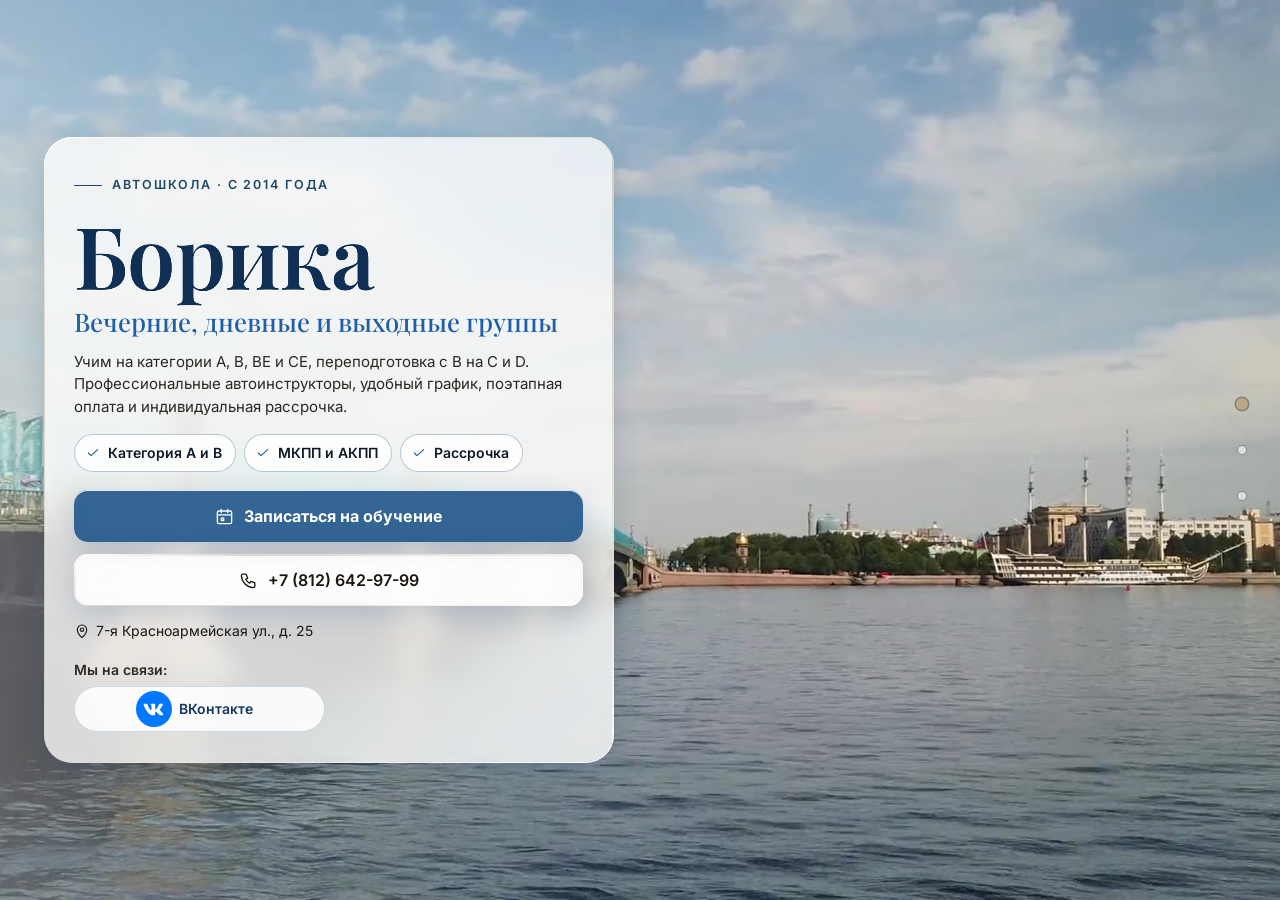
<file: index.html>
<!DOCTYPE html>
<html lang="ru" data-theme="light">
<head>
<meta charset="utf-8">
<meta name="viewport" content="width=device-width, initial-scale=1, viewport-fit=cover">
<title>Автошкола «Борика» — права категорий A и B в Санкт-Петербурге, от 35 000 ₽</title>
<meta name="description" content="Автошкола «Борика» в СПб: категории A, B, ВЕ, СЕ, переподготовка с B на C и D. Курсы от 35 000 ₽, утренние, дневные, вечерние и выходные группы. Телефон +7 (812) 642-97-99.">
<meta name="robots" content="noindex, nofollow, noarchive">
<meta name="geo.region" content="RU-SPE">
<meta name="geo.placename" content="Санкт-Петербург">
<meta name="geo.position" content="59.8944504;30.4585142">
<meta name="ICBM" content="59.8944504, 30.4585142">
<meta property="og:type" content="website">
<meta property="og:locale" content="ru_RU">
<meta property="og:site_name" content="Автошкола «Борика»">
<meta property="og:title" content="Автошкола «Борика» — права категорий A и B в Санкт-Петербурге, от 35 000 ₽">
<meta property="og:description" content="Автошкола «Борика» в СПб: категории A, B, ВЕ, СЕ, переподготовка с B на C и D. Курсы от 35 000 ₽, утренние, дневные, вечерние и выходные группы. Телефон +7 (812) 642-97-99.">
<meta name="twitter:card" content="summary_large_image">
<meta name="twitter:title" content="Автошкола «Борика» — права категорий A и B в Санкт-Петербурге, от 35 000 ₽">
<meta name="twitter:description" content="Автошкола «Борика» в СПб: категории A, B, ВЕ, СЕ, переподготовка с B на C и D. Курсы от 35 000 ₽, утренние, дневные, вечерние и выходные группы. Телефон +7 (812) 642-97-99.">
<meta name="theme-color" content="#f0f7fe">
<link rel="icon" href="data:image/svg+xml,%3Csvg%20xmlns%3D%22http%3A//www.w3.org/2000/svg%22%20viewBox%3D%220%200%2064%2064%22%3E%3Crect%20width%3D%2264%22%20height%3D%2264%22%20rx%3D%2214%22%20fill%3D%22%231f5fa8%22/%3E%3Ccircle%20cx%3D%2232%22%20cy%3D%2232%22%20r%3D%2217%22%20fill%3D%22none%22%20stroke%3D%22%23fff%22%20stroke-width%3D%225%22/%3E%3Ccircle%20cx%3D%2232%22%20cy%3D%2232%22%20r%3D%225%22%20fill%3D%22%23ffc54d%22/%3E%3C/svg%3E">
<script>document.documentElement.classList.add('js');try{var _i=parseInt(localStorage.getItem('nb_fs2'),10),_f=[1,1.15,1.3,1.5][_i];if(_f)document.documentElement.style.setProperty('--fs',_f)}catch(e){}</script>
<style id="hero-timing">:root{--hero-d:1.2s}</style>
<link rel="preload" as="image" href="img/hero-poster.jpg" fetchpriority="high">
<!-- шрифты лежат внутри сайта: Google Fonts у российской аудитории режется -->
<style>
@font-face{font-family:'Inter';font-style:normal;font-weight:400;font-display:swap;src:url(assets/fonts/inter-400-cyrillic-ext.woff2) format('woff2');unicode-range:U+0460-052F, U+1C80-1C8A, U+20B4, U+2DE0-2DFF, U+A640-A69F, U+FE2E-FE2F}
@font-face{font-family:'Inter';font-style:normal;font-weight:400;font-display:swap;src:url(assets/fonts/inter-400-cyrillic.woff2) format('woff2');unicode-range:U+0301, U+0400-045F, U+0490-0491, U+04B0-04B1, U+2116}
@font-face{font-family:'Inter';font-style:normal;font-weight:400;font-display:swap;src:url(assets/fonts/inter-400-latin-ext.woff2) format('woff2');unicode-range:U+0100-02BA, U+02BD-02C5, U+02C7-02CC, U+02CE-02D7, U+02DD-02FF, U+0304, U+0308, U+0329, U+1D00-1DBF, U+1E00-1E9F, U+1EF2-1EFF, U+2020, U+20A0-20AB, U+20AD-20C0, U+2113, U+2C60-2C7F, U+A720-A7FF}
@font-face{font-family:'Inter';font-style:normal;font-weight:400;font-display:swap;src:url(assets/fonts/inter-400-latin.woff2) format('woff2');unicode-range:U+0000-00FF, U+0131, U+0152-0153, U+02BB-02BC, U+02C6, U+02DA, U+02DC, U+0304, U+0308, U+0329, U+2000-206F, U+20AC, U+2122, U+2191, U+2193, U+2212, U+2215, U+FEFF, U+FFFD}
@font-face{font-family:'Inter';font-style:normal;font-weight:500;font-display:swap;src:url(assets/fonts/inter-500-cyrillic-ext.woff2) format('woff2');unicode-range:U+0460-052F, U+1C80-1C8A, U+20B4, U+2DE0-2DFF, U+A640-A69F, U+FE2E-FE2F}
@font-face{font-family:'Inter';font-style:normal;font-weight:500;font-display:swap;src:url(assets/fonts/inter-500-cyrillic.woff2) format('woff2');unicode-range:U+0301, U+0400-045F, U+0490-0491, U+04B0-04B1, U+2116}
@font-face{font-family:'Inter';font-style:normal;font-weight:500;font-display:swap;src:url(assets/fonts/inter-500-latin-ext.woff2) format('woff2');unicode-range:U+0100-02BA, U+02BD-02C5, U+02C7-02CC, U+02CE-02D7, U+02DD-02FF, U+0304, U+0308, U+0329, U+1D00-1DBF, U+1E00-1E9F, U+1EF2-1EFF, U+2020, U+20A0-20AB, U+20AD-20C0, U+2113, U+2C60-2C7F, U+A720-A7FF}
@font-face{font-family:'Inter';font-style:normal;font-weight:500;font-display:swap;src:url(assets/fonts/inter-500-latin.woff2) format('woff2');unicode-range:U+0000-00FF, U+0131, U+0152-0153, U+02BB-02BC, U+02C6, U+02DA, U+02DC, U+0304, U+0308, U+0329, U+2000-206F, U+20AC, U+2122, U+2191, U+2193, U+2212, U+2215, U+FEFF, U+FFFD}
@font-face{font-family:'Inter';font-style:normal;font-weight:600;font-display:swap;src:url(assets/fonts/inter-600-cyrillic-ext.woff2) format('woff2');unicode-range:U+0460-052F, U+1C80-1C8A, U+20B4, U+2DE0-2DFF, U+A640-A69F, U+FE2E-FE2F}
@font-face{font-family:'Inter';font-style:normal;font-weight:600;font-display:swap;src:url(assets/fonts/inter-600-cyrillic.woff2) format('woff2');unicode-range:U+0301, U+0400-045F, U+0490-0491, U+04B0-04B1, U+2116}
@font-face{font-family:'Inter';font-style:normal;font-weight:600;font-display:swap;src:url(assets/fonts/inter-600-latin-ext.woff2) format('woff2');unicode-range:U+0100-02BA, U+02BD-02C5, U+02C7-02CC, U+02CE-02D7, U+02DD-02FF, U+0304, U+0308, U+0329, U+1D00-1DBF, U+1E00-1E9F, U+1EF2-1EFF, U+2020, U+20A0-20AB, U+20AD-20C0, U+2113, U+2C60-2C7F, U+A720-A7FF}
@font-face{font-family:'Inter';font-style:normal;font-weight:600;font-display:swap;src:url(assets/fonts/inter-600-latin.woff2) format('woff2');unicode-range:U+0000-00FF, U+0131, U+0152-0153, U+02BB-02BC, U+02C6, U+02DA, U+02DC, U+0304, U+0308, U+0329, U+2000-206F, U+20AC, U+2122, U+2191, U+2193, U+2212, U+2215, U+FEFF, U+FFFD}
@font-face{font-family:'Inter';font-style:normal;font-weight:700;font-display:swap;src:url(assets/fonts/inter-700-cyrillic-ext.woff2) format('woff2');unicode-range:U+0460-052F, U+1C80-1C8A, U+20B4, U+2DE0-2DFF, U+A640-A69F, U+FE2E-FE2F}
@font-face{font-family:'Inter';font-style:normal;font-weight:700;font-display:swap;src:url(assets/fonts/inter-700-cyrillic.woff2) format('woff2');unicode-range:U+0301, U+0400-045F, U+0490-0491, U+04B0-04B1, U+2116}
@font-face{font-family:'Inter';font-style:normal;font-weight:700;font-display:swap;src:url(assets/fonts/inter-700-latin-ext.woff2) format('woff2');unicode-range:U+0100-02BA, U+02BD-02C5, U+02C7-02CC, U+02CE-02D7, U+02DD-02FF, U+0304, U+0308, U+0329, U+1D00-1DBF, U+1E00-1E9F, U+1EF2-1EFF, U+2020, U+20A0-20AB, U+20AD-20C0, U+2113, U+2C60-2C7F, U+A720-A7FF}
@font-face{font-family:'Inter';font-style:normal;font-weight:700;font-display:swap;src:url(assets/fonts/inter-700-latin.woff2) format('woff2');unicode-range:U+0000-00FF, U+0131, U+0152-0153, U+02BB-02BC, U+02C6, U+02DA, U+02DC, U+0304, U+0308, U+0329, U+2000-206F, U+20AC, U+2122, U+2191, U+2193, U+2212, U+2215, U+FEFF, U+FFFD}
@font-face{font-family:'Playfair Display';font-style:normal;font-weight:500;font-display:swap;src:url(assets/fonts/playfair-display-500-cyrillic.woff2) format('woff2');unicode-range:U+0301, U+0400-045F, U+0490-0491, U+04B0-04B1, U+2116}
@font-face{font-family:'Playfair Display';font-style:normal;font-weight:500;font-display:swap;src:url(assets/fonts/playfair-display-500-latin-ext.woff2) format('woff2');unicode-range:U+0100-02BA, U+02BD-02C5, U+02C7-02CC, U+02CE-02D7, U+02DD-02FF, U+0304, U+0308, U+0329, U+1D00-1DBF, U+1E00-1E9F, U+1EF2-1EFF, U+2020, U+20A0-20AB, U+20AD-20C0, U+2113, U+2C60-2C7F, U+A720-A7FF}
@font-face{font-family:'Playfair Display';font-style:normal;font-weight:500;font-display:swap;src:url(assets/fonts/playfair-display-500-latin.woff2) format('woff2');unicode-range:U+0000-00FF, U+0131, U+0152-0153, U+02BB-02BC, U+02C6, U+02DA, U+02DC, U+0304, U+0308, U+0329, U+2000-206F, U+20AC, U+2122, U+2191, U+2193, U+2212, U+2215, U+FEFF, U+FFFD}
@font-face{font-family:'Playfair Display';font-style:normal;font-weight:600;font-display:swap;src:url(assets/fonts/playfair-display-600-cyrillic.woff2) format('woff2');unicode-range:U+0301, U+0400-045F, U+0490-0491, U+04B0-04B1, U+2116}
@font-face{font-family:'Playfair Display';font-style:normal;font-weight:600;font-display:swap;src:url(assets/fonts/playfair-display-600-latin-ext.woff2) format('woff2');unicode-range:U+0100-02BA, U+02BD-02C5, U+02C7-02CC, U+02CE-02D7, U+02DD-02FF, U+0304, U+0308, U+0329, U+1D00-1DBF, U+1E00-1E9F, U+1EF2-1EFF, U+2020, U+20A0-20AB, U+20AD-20C0, U+2113, U+2C60-2C7F, U+A720-A7FF}
@font-face{font-family:'Playfair Display';font-style:normal;font-weight:600;font-display:swap;src:url(assets/fonts/playfair-display-600-latin.woff2) format('woff2');unicode-range:U+0000-00FF, U+0131, U+0152-0153, U+02BB-02BC, U+02C6, U+02DA, U+02DC, U+0304, U+0308, U+0329, U+2000-206F, U+20AC, U+2122, U+2191, U+2193, U+2212, U+2215, U+FEFF, U+FFFD}
/* ===== Notary site — generator stylesheet (light warm base, dark theme by toggle) ===== */
:root{
  --p100:#665230; --p90:#97825e; --p80:#bba887; --p70:#c2b9a9; --p50:#dad5ce; --p40:#e0dedb;
  --p30:#eeece9; --p20:#f1f1f0; --p10:#f8f8f8; --n100:#0e0f11; --n90:#3c404b; --n10:#fff;

  --bg:var(--p10); --bg2:var(--p20); --bg3:var(--p30); --card:var(--n10); --text:var(--n100); --muted:var(--n90);
  --line:var(--p50); --line2:var(--p40); --accent:var(--p90); --accent-d:var(--p100); --accent-l:var(--p80); --accent-soft:var(--p30);
  --on-accent:#fff; --shadow:0 1px 10px rgba(51,51,51,.10); --shadow-lg:0 12px 40px rgba(30,24,10,.14);
  --hero-ov1:rgba(14,15,17,.72); --hero-ov2:rgba(14,15,17,.30); --sec-ov:rgba(248,248,248,.72);
  --ok:#2e8b57; --bad:#b4453b;
  /* те же цвета составляющими: rgba() понимают все браузеры, color-mix() — нет */
  --bg-rgb:248,248,248; --card-rgb:255,255,255; --accent-rgb:151,130,94; --ok-rgb:46,139,87;

  --zc:var(--fs); --fs:1; --vwu:calc(1vw / var(--fs)); --vhu:calc(1vh / var(--fs));   /* масштаб текста (А−/А+) и «честные» vw/vh под ним */
  --hdr-h:68px; --bar-h:70px; --vh:calc(100*var(--vhu)); --gap:24px; --radius:14px; --radius-s:10px;
  --font:"Inter",Tahoma,Arial,sans-serif; --serif:"Playfair Display",Georgia,"Times New Roman",serif;
  --ease:cubic-bezier(.65,.05,.36,1); --speed:520ms;
}
html[data-theme="dark"]{
  --bg:#17150f; --bg2:#1d1a13; --bg3:#252117; --card:#221e15; --text:#f1ebdf; --muted:#b9ae98;
  --line:#3a3325; --line2:#2f2a1e; --accent:#c9b17f; --accent-d:#e0cf9f; --accent-l:#8d7b58; --accent-soft:#2a251a;
  --on-accent:#17150f; --shadow:0 1px 12px rgba(0,0,0,.45); --shadow-lg:0 14px 40px rgba(0,0,0,.55);
  --hero-ov1:rgba(10,9,6,.80); --hero-ov2:rgba(10,9,6,.40); --sec-ov:rgba(16,15,12,.76);
  --bg-rgb:23,21,15; --card-rgb:34,30,21; --accent-rgb:201,177,127;
}

*,*::before,*::after{box-sizing:border-box}
/* А−/А+: весь сайт — шапка, плашки, меню, формы, окна — растёт пропорционально, как при увеличении масштаба в браузере */
html{-webkit-text-size-adjust:100%;scroll-behavior:auto;zoom:var(--fs,1)}
html,body{height:100%;margin:0;overflow:hidden;background:var(--bg);color:var(--text);
  font-family:var(--font);font-size:16px;line-height:1.55;-webkit-font-smoothing:antialiased}
body{overscroll-behavior:none;position:relative}
a{color:inherit;text-decoration:none}
img{display:block;max-width:100%}
button{font:inherit;color:inherit;background:none;border:0;padding:0;cursor:pointer}
input,select,textarea{font:inherit;color:inherit}
h1,h2,h3,h4,p{margin:0}
ul{margin:0;padding:0;list-style:none}
svg{display:block}
.ico{width:22px;height:22px;stroke:currentColor;fill:none;stroke-width:1.7;stroke-linecap:round;stroke-linejoin:round;flex:none}
.vh{position:absolute!important;width:1px;height:1px;overflow:hidden;clip:rect(0 0 0 0);white-space:nowrap}

/* ---------- typography helpers ---------- */
.kicker{display:inline-flex;align-items:center;gap:10px;font-size:13px;font-weight:600;letter-spacing:.14em;text-transform:uppercase;color:var(--accent)}
.kicker::before{content:"";width:28px;height:1px;background:var(--accent)}
.h2{font-size:clamp(26px,calc(3.2*var(--vwu,1vw)),40px);font-weight:600;letter-spacing:-.02em;line-height:1.12;margin-top:10px}
.lead{color:var(--muted);font-size:17px;max-width:640px;margin-top:12px}
.sec-head{margin-bottom:28px}
#contacts .sec-head{margin-bottom:18px}

/* ---------- buttons ---------- */
.btn{display:inline-flex;align-items:center;justify-content:center;gap:10px;min-height:48px;padding:0 22px;border-radius:999px;
  font-weight:600;font-size:15px;line-height:1;border:1.5px solid transparent;transition:background .25s,color .25s,border-color .25s,transform .2s,box-shadow .25s;white-space:nowrap}
.btn:active{transform:translateY(1px)}
.btn-primary{background:var(--accent-d);color:var(--on-accent);border-color:var(--accent-d)}
.btn-primary:hover{background:var(--accent);border-color:var(--accent);color:#fff}
html[data-theme="dark"] .btn-primary:hover{color:#17150f}
.btn-ghost{border-color:var(--line);color:var(--text);background:var(--card)}
.btn-ghost:hover{border-color:var(--accent);color:var(--accent-d)}
.btn-light{background:rgba(255,255,255,.14);color:#fff;border-color:rgba(255,255,255,.55);backdrop-filter:blur(6px)}
.btn-light:hover{background:#fff;color:var(--n100)}
.btn-white{background:#fff;color:var(--n100);border-color:#fff}
.btn-white:hover{background:var(--p30);border-color:var(--p30)}
.btn .ico{width:18px;height:18px}
.btn-sm{min-height:44px;padding:0 16px;font-size:14px}

/* ---------- header ---------- */
.hdr{position:fixed;top:0;left:0;right:0;height:var(--hdr-h);z-index:200;display:flex;align-items:center;
  zoom:calc(1 / var(--zc,1)); --vwu:1vw; --vhu:1vh;   /* А−/А+ шапку не трогают: она всегда как при 100 % (страница в zoom, шапка — встречный zoom) */
  background:rgba(var(--bg-rgb),.88);backdrop-filter:blur(12px);-webkit-backdrop-filter:blur(12px);
  border-bottom:1px solid var(--line2);transition:background .3s}
.hdr-in{width:100%;max-width:1280px;margin:0 auto;padding:0 28px;display:flex;align-items:center;gap:24px}
.brand{display:flex;align-items:center;gap:12px;min-width:0;min-height:44px}
.mono-img{object-fit:contain;background:#fff;padding:2px;box-sizing:border-box}
.mono{width:42px;height:42px;border-radius:12px;background:var(--accent-d);color:var(--on-accent);display:grid;place-items:center;
  font-family:var(--serif);font-size:20px;font-weight:600;flex:none;letter-spacing:.02em}
.brand-t{display:flex;flex-direction:column;line-height:1.15;min-width:0}
.brand-n{font-weight:600;font-size:15px;white-space:nowrap;overflow:hidden;text-overflow:ellipsis}
.brand-s{font-size:13px;color:var(--muted);white-space:nowrap;overflow:hidden;text-overflow:ellipsis}
.nav{display:flex;align-items:center;gap:4px;margin-left:auto}
.nav > li{position:relative}
.nav-a{display:inline-flex;align-items:center;gap:6px;min-height:44px;padding:10px 12px;border-radius:8px;font-size:14px;font-weight:500;color:var(--text);opacity:.8;transition:opacity .2s,background .2s}
.nav-a:hover,.nav-a.cur,.nav > li.open > .nav-a{opacity:1;background:var(--bg3)}
.nav-a .chev{width:14px;height:14px;transition:transform .25s}
.nav > li.open > .nav-a .chev{transform:rotate(180deg)}
.hdr-tools{display:flex;align-items:center;gap:6px;margin-left:8px}
.tool{width:44px;height:44px;border-radius:10px;display:grid;place-items:center;color:var(--text);opacity:.8;transition:background .2s,opacity .2s}
.tool:hover{background:var(--bg3);opacity:1}
.tool .ico{width:20px;height:20px}
.tool-lang{width:auto;padding:0 10px;gap:6px;font-size:13px;font-weight:600;letter-spacing:.04em;display:flex;align-items:center}
.lang-wrap{position:relative}
.lang-dd{position:absolute;right:0;top:calc(100% + 8px);background:var(--card);border:1px solid var(--line);border-radius:12px;box-shadow:var(--shadow-lg);
  padding:6px;min-width:190px;display:none;z-index:210}
.lang-wrap.open .lang-dd{display:block}
.lang-dd button,.lang-dd a{display:flex;width:100%;align-items:center;gap:10px;min-height:44px;padding:9px 12px;border-radius:8px;font-size:14px;text-align:left}
.lang-dd button:hover,.lang-dd a:hover{background:var(--bg3)}
.lang-dd button.cur,.lang-dd a.cur{color:var(--accent-d);font-weight:600}
.lang-dd b{font-size:13px;letter-spacing:.08em;width:26px;color:var(--muted)}
.hdr-book{margin-left:4px}
.burger{display:none}
.moon,.sun{display:none}
html[data-theme="dark"] .sun{display:block}
html:not([data-theme="dark"]) .moon{display:block}

/* mega menu */
.mega{position:absolute;left:50%;top:calc(100% + 10px);transform:translateX(-50%);width:min(980px,calc(calc(100*var(--vwu,1vw)) - 40px));
  background:var(--card);border:1px solid var(--line);border-radius:16px;box-shadow:var(--shadow-lg);padding:20px;display:none;z-index:210}
.nav > li.open > .mega{display:block}
.mega-head{display:flex;justify-content:space-between;align-items:baseline;gap:16px;padding:0 6px 14px;border-bottom:1px solid var(--line2);margin-bottom:12px}
.mega-head b{font-size:14px}
.mega-head span{font-size:13px;color:var(--muted)}
.mega-grid{display:grid;grid-template-columns:repeat(2,1fr);gap:4px}
.mega-it{display:flex;gap:12px;align-items:flex-start;padding:10px 12px;border-radius:10px;text-align:left;width:100%;transition:background .2s}
.mega-it:hover{background:var(--bg3)}
.mega-it .cic{width:38px;height:38px;border-radius:10px;background:var(--accent-soft);color:var(--accent-d);display:grid;place-items:center;flex:none}
.mega-it .cic .ico{width:20px;height:20px}
.mega-it b{display:block;font-size:14px;font-weight:600}
.mega-it small{display:block;font-size:13px;color:var(--muted);line-height:1.35;margin-top:2px}
.mega-it em{font-style:normal;font-size:13px;color:var(--accent);margin-top:3px;display:block}

/* mobile menu */
.mmenu{position:fixed;top:calc(var(--hdr-h) / var(--zc,1));left:0;right:0;bottom:var(--bar-h);z-index:190;background:var(--bg);overflow-y:auto;padding:14px 18px 30px;display:none}
.mmenu.open{display:block}
.mmenu a,.mmenu .macc > button{display:flex;align-items:center;justify-content:space-between;width:100%;padding:14px 6px;border-bottom:1px solid var(--line2);font-size:17px;font-weight:500;text-align:left}
.mmenu .macc > button .chev{width:18px;height:18px;transition:transform .25s}
.mmenu .macc.open > button .chev{transform:rotate(180deg)}
.mmenu .macc-list{display:none;padding:4px 0 8px}
.mmenu .macc.open .macc-list{display:block}
.mmenu .macc-list button{display:flex;align-items:center;gap:12px;width:100%;padding:11px 8px;border-radius:10px;text-align:left;font-size:15px}
.mmenu .macc-list button:hover{background:var(--bg3)}
.mmenu .macc-list .cic{width:32px;height:32px;border-radius:8px;background:var(--accent-soft);color:var(--accent-d);display:grid;place-items:center;flex:none}
.mmenu .macc-list .cic .ico{width:17px;height:17px}
.mmenu-foot{display:flex;flex-wrap:wrap;gap:8px;margin-top:18px}
.mmenu-foot .btn{flex:1}

/* ---------- full-page scroller ---------- */
.fp{position:relative;width:100%;height:var(--vh);overflow:hidden}
.fp-track{will-change:transform;transition:transform var(--speed) var(--ease)}
.fp-track.no-anim{transition:none}
.sec{position:relative;height:var(--vh);width:100%;overflow:hidden}
.sec-scroll{height:100%;overflow-y:auto;overflow-x:hidden;display:flex;flex-direction:column;
  padding:calc(var(--hdr-h) / var(--zc,1) + 20px) 28px calc(var(--bar-h) + 96px);-webkit-overflow-scrolling:touch;scrollbar-width:thin;scrollbar-color:var(--line) transparent}
.wrap{margin:auto;width:100%;max-width:1180px}
.sec-alt{background:var(--bg2)}

/* reveal animation */
.rv{opacity:0;transform:translateY(18px);transition:opacity .7s ease,transform .7s ease;transition-delay:calc(var(--i,0) * 90ms)}
.sec.active .rv{opacity:1;transform:none}

/* side dots */
.dots{position:fixed;right:16px;top:50%;transform:translateY(-50%);z-index:150;display:flex;flex-direction:column;gap:2px}
.dots button{position:relative;width:44px;height:44px;display:grid;place-items:center}
.dots button::after{content:"";width:8px;height:8px;border-radius:50%;background:var(--muted);opacity:.45;transition:transform .25s,opacity .25s,background .25s}
.dots button:hover::after{opacity:.9}
.dots button.cur::after{background:var(--accent);opacity:1;transform:scale(1.5)}
.dots button span{position:absolute;right:32px;top:50%;transform:translateY(-50%) translateX(6px);background:var(--n100);color:#fff;font-size:13px;
  padding:5px 10px;border-radius:6px;white-space:nowrap;opacity:0;pointer-events:none;transition:opacity .2s,transform .2s}
.dots button:hover span{opacity:1;transform:translateY(-50%)}
.sec-hero ~ .dots{color:#fff}
body[data-sec="0"] .dots button::after{background:#fff}
body[data-sec="0"] .dots button.cur::after{background:var(--p80)}

.sec:not(.sec-hero) .sec-scroll{position:relative;z-index:1}

.status{display:inline-flex;align-items:center;gap:8px;padding:8px 14px 8px 10px;border-radius:999px;background:rgba(255,255,255,.12);border:1px solid rgba(255,255,255,.28);font-size:13px;backdrop-filter:blur(6px)}
.status i{width:9px;height:9px;border-radius:50%;background:#7bd389;box-shadow:0 0 0 3px rgba(123,211,137,.28)}
.status.closed i{background:#f08a7e;box-shadow:0 0 0 3px rgba(240,138,126,.28)}
.status.soon i{background:#f0c674;box-shadow:0 0 0 3px rgba(240,198,116,.28)}
.status span{opacity:.85}
.addr-link{display:inline-flex;align-items:center;gap:6px;border-bottom:1px solid currentColor;padding:13px 0 14px;margin:-13px 0 -14px;transition:color .2s}
.addr-link:hover{color:var(--accent)}
.addr-link .ico{width:16px;height:16px}

/* ---------- services ---------- */
.svc-grid{display:grid;grid-template-columns:repeat(5,1fr);gap:14px}
.svc{display:flex;flex-direction:column;align-items:flex-start;gap:10px;padding:18px 16px 16px;border-radius:var(--radius);background:var(--card);border:1px solid var(--line2);
  text-align:left;min-height:170px;transition:transform .25s,box-shadow .25s,border-color .25s;position:relative}
.svc:hover{transform:translateY(-3px);box-shadow:var(--shadow-lg);border-color:var(--accent-l)}
.svc .cic{width:44px;height:44px;border-radius:12px;background:var(--accent-soft);color:var(--accent-d);display:grid;place-items:center}
.svc b{font-size:15px;font-weight:600;line-height:1.3}
.svc small{font-size:13px;color:var(--muted);line-height:1.35}
.svc em{font-style:normal;font-size:13px;color:var(--accent);margin-top:auto;padding-top:6px;display:inline-flex;align-items:center;gap:4px}
.svc em .ico{width:12px;height:12px}

/* ---------- about ---------- */
.about{display:grid;grid-template-columns:1.15fr .85fr;gap:48px;align-items:start}
.about-txt p{color:var(--muted);margin-top:14px;font-size:16px}
.about-txt p:first-of-type{color:var(--text)}
.quote{margin-top:22px;padding:16px 20px;border-left:3px solid var(--accent);background:var(--card);border-radius:0 12px 12px 0;font-family:var(--serif);font-size:18px;line-height:1.45;color:var(--text)}
.creds{display:grid;gap:10px}
.cred{display:flex;gap:14px;align-items:center;padding:14px 16px;border-radius:12px;background:var(--card);border:1px solid var(--line2)}
.cred .cic{width:40px;height:40px;border-radius:10px;background:var(--accent-soft);color:var(--accent-d);display:grid;place-items:center;flex:none}
.cred .cic .ico{width:20px;height:20px}
.cred small{display:block;font-size:13px;color:var(--muted);text-transform:uppercase;letter-spacing:.06em}
.cred b{display:block;font-size:15px;font-weight:600;line-height:1.3}
.chips{display:flex;flex-wrap:wrap;gap:8px;margin-top:16px}
.chips li{padding:8px 14px;border-radius:999px;border:1px solid var(--accent-l);color:var(--accent-d);font-size:13.5px;font-weight:500;background:var(--card)}
.strong-lbl{margin-top:22px;font-size:13px;text-transform:uppercase;letter-spacing:.1em;color:var(--muted)}

/* ---------- how ---------- */
.steps{display:grid;grid-template-columns:repeat(5,1fr);gap:16px;position:relative;margin-top:14px}
.steps::before{content:"";position:absolute;left:8%;right:8%;top:30px;height:1px;background:var(--line)}
.step{position:relative;padding:0 8px}
.step-n{width:60px;height:60px;border-radius:50%;background:var(--card);border:1.5px solid var(--accent-l);color:var(--accent-d);display:grid;place-items:center;
  font-family:var(--serif);font-size:24px;font-weight:600;position:relative;z-index:1;transition:background .4s,color .4s}
.sec.active .step-n{animation:pop .6s var(--ease) both;animation-delay:calc(var(--i) * 140ms + 150ms)}
@keyframes pop{0%{transform:scale(.6);opacity:0}60%{transform:scale(1.08);opacity:1}100%{transform:scale(1)}}
.step b{display:block;margin-top:16px;font-size:17px;font-weight:600}
.step p{color:var(--muted);font-size:14.5px;margin-top:6px}

/* ---------- reviews ---------- */
.reviews{display:grid;grid-template-columns:300px 1fr;gap:28px;align-items:start}
.rsum{background:var(--card);border:1px solid var(--line2);border-radius:var(--radius);padding:26px 24px;text-align:center}
.rsum .big{font-family:var(--serif);font-size:64px;line-height:1;font-weight:500;color:var(--accent-d)}
.stars{display:inline-flex;gap:3px;--fill:100%}
.stars svg{width:20px;height:20px}
.stars .st{fill:var(--line);stroke:none}
.stars .st.on{fill:#e7b73b}
.stars .st.half{fill:url(#halfgrad)}
.rsum .stars{margin-top:8px}
.rsum p{color:var(--muted);font-size:13.5px;margin-top:10px;line-height:1.4}
.rsum .btn{margin-top:16px;width:100%}
.rsum .gis{display:block;margin:10px 0 -14px;padding:14px 0;font-size:13px;color:var(--accent-d);text-decoration:underline;text-underline-offset:3px}
.rgrid{display:grid;grid-template-columns:repeat(2,1fr);gap:14px}
.rev{background:var(--card);border:1px solid var(--line2);border-radius:var(--radius);padding:20px;display:flex;flex-direction:column;gap:10px}
.rev .stars svg{width:15px;height:15px}
.rev p{font-size:14.5px;line-height:1.5;flex:1}
.rev p::before{content:"“";font-family:var(--serif);color:var(--accent);font-size:22px;line-height:0;margin-right:4px;vertical-align:-6px}
.rev-meta{display:flex;flex-wrap:wrap;justify-content:space-between;gap:4px 10px;align-items:baseline;font-size:13px;color:var(--muted)}
.rev-meta b{color:var(--text);font-weight:600}
.rev-src{display:inline-flex;align-items:center;gap:5px;white-space:nowrap;margin-left:auto}
.rev-src i{width:6px;height:6px;border-radius:50%;background:var(--accent)}
.rev-sample{color:var(--muted);font-style:italic;opacity:.85}
.rev-real{color:var(--accent-d);font-weight:600}
.rev-real i{background:var(--ok)}
.rev-is-real{border-color:var(--accent-l)}
.demo-note{margin-top:14px;max-width:760px;font-size:13.5px;line-height:1.45;color:var(--muted);background:var(--accent-soft);
  border-left:3px solid var(--accent);border-radius:0 8px 8px 0;padding:8px 12px}
.rnote{margin-top:14px;font-size:13px;color:var(--muted)}

/* ---------- faq ---------- */
.faq{display:grid;grid-template-columns:1fr 1fr;gap:0 32px;align-items:start}
.faq-col{display:flex;flex-direction:column}
.fq{border-bottom:1px solid var(--line)}
.fq > button{display:flex;width:100%;align-items:center;justify-content:space-between;gap:16px;min-height:44px;padding:16px 4px;text-align:left;font-weight:600;font-size:15.5px;line-height:1.35}
.fq > button .pl{width:26px;height:26px;border-radius:50%;border:1px solid var(--line);display:grid;place-items:center;flex:none;color:var(--accent-d);transition:transform .3s,background .3s}
.fq > button .pl .ico{width:14px;height:14px}
.fq.open > button .pl{transform:rotate(45deg);background:var(--accent-soft)}
.fq-a{display:grid;grid-template-rows:0fr;transition:grid-template-rows .35s var(--ease)}
.fq.open .fq-a{grid-template-rows:1fr}
.fq-a > div{overflow:hidden}
.fq-a p{color:var(--muted);font-size:14.5px;padding:0 4px 16px;line-height:1.55}
.fq-a .faq-note{font-size:13px;color:var(--accent-d);padding-bottom:6px}
.fq-a .faq-note:empty{display:none}

/* ---------- contacts ---------- */
.contacts{display:grid;grid-template-columns:1fr 1.05fr 1fr;gap:18px;align-items:stretch}
.contacts .cbox{padding:16px 18px}
.cbox{background:var(--card);border:1px solid var(--line2);border-radius:var(--radius);padding:20px}
.cl{display:grid;gap:12px}
.cl li{display:flex;gap:12px;align-items:flex-start}
.cl .cic{width:36px;height:36px;border-radius:10px;background:var(--accent-soft);color:var(--accent-d);display:grid;place-items:center;flex:none}
.cl .cic .ico{width:18px;height:18px}
.cl small{display:block;font-size:13px;color:var(--muted);text-transform:uppercase;letter-spacing:.06em}
.cl b{display:block;font-weight:500;font-size:15px;line-height:1.4}
.cl a.tel,.cl a.mail{display:block;padding:14px 0;margin:-14px 0}
.cl a.tel:hover,.cl a.mail:hover{color:var(--accent-d)}
.hours-link{display:inline-block;font-size:13px;color:var(--accent-d);text-decoration:underline;text-underline-offset:3px;padding:14px 0;margin:-14px 0}
.cl .msgs{display:flex;gap:8px;margin-top:4px;flex-wrap:wrap}
.cl .msgs a{display:inline-flex;align-items:center;gap:6px;padding:6px 10px;border-radius:8px;border:1px solid var(--line);font-size:13px;min-height:44px}
.cl .msgs a .ico{width:16px;height:16px}
.mapbox{display:flex;flex-direction:column;gap:12px;padding:12px}
.map{flex:1;min-height:280px;border-radius:10px;overflow:hidden;border:1px solid var(--line);background:var(--bg3);position:relative}
.map iframe{width:100%;height:100%;border:0;position:absolute;inset:0}
.map-actions{display:flex;gap:8px;flex-wrap:wrap}
.map-actions .btn{flex:1;min-height:44px;font-size:14px;padding:0 12px}

/* form */
.form h3{font-size:19px;font-weight:600}
.form .fdesc{color:var(--muted);font-size:13.5px;margin-top:6px}
.fg{display:grid;gap:8px;margin-top:12px}
.f2{display:grid;grid-template-columns:1fr 1fr;gap:10px}
.fld{display:flex;flex-direction:column;gap:4px}
.fld label{font-size:13px;color:var(--muted);font-weight:500}
.fld input,.fld select,.fld textarea{width:100%;background:var(--bg);border:1px solid var(--line);border-radius:10px;padding:8px 12px;font-size:14px;transition:border-color .2s,box-shadow .2s;min-height:44px}
.fld textarea{min-height:48px;resize:vertical}
.fld input:focus,.fld select:focus,.fld textarea:focus{outline:0;border-color:var(--accent);box-shadow:0 0 0 3px rgba(var(--accent-rgb),.22)}
.fld.err input,.fld.err select{border-color:var(--bad)}
.ferr{font-size:13px;color:var(--bad);display:none}
.fld.err .ferr{display:block}
.fnote{font-size:13px;color:var(--muted);margin-top:8px;line-height:1.4}
.fok{display:none;margin-top:10px;padding:10px 12px;border-radius:10px;background:rgba(var(--ok-rgb),.12);color:var(--ok);font-size:13.5px}
.fok.show{display:block}

.foot{margin-top:18px;padding-top:12px;padding-left:250px;flex-wrap:nowrap;align-items:flex-start;border-top:1px solid var(--line2);display:flex;justify-content:space-between;gap:16px;flex-wrap:wrap;font-size:13px;color:var(--muted)}
.foot p{max-width:none}
.foot .fl{white-space:nowrap;flex:none}
.foot .fl a{margin-left:14px;padding:14px 0;margin-top:-14px;margin-bottom:-14px;display:inline-block;min-width:44px;text-align:center;text-decoration:underline;text-underline-offset:3px}

/* ---------- bottom bar ---------- */
.bar{position:fixed;inset:auto 0 0;z-index:300;background:var(--card);box-shadow:0 -1px 10px rgba(51,51,51,.1);border-top:1px solid var(--line2);
  padding:6px 0;padding-bottom:calc(6px + env(safe-area-inset-bottom,0px))}
.bar-in{display:flex;justify-content:space-around;align-items:center;max-width:1080px;margin:0 auto}
.bi{display:flex;flex-direction:column;align-items:center;gap:5px;padding:8px 24px;border-radius:10px;font-size:13.5px;line-height:1;color:var(--text);opacity:.65;
  transition:opacity .3s,background .3s,color .3s;flex:1;max-width:190px;min-width:0}
.bi span{white-space:nowrap;max-width:100%;overflow:hidden;text-overflow:ellipsis}
.bi .ico{width:24px;height:24px}
.bi:hover{opacity:1;background:var(--bg3)}
.bi.cur{opacity:1;color:var(--accent-d)}


/* ---------- modals ---------- */
.modal{position:fixed;inset:0;z-index:400;background:rgba(14,15,17,.62);display:none;align-items:center;justify-content:center;padding:20px}
.modal.open{display:flex}
.mbox{background:var(--card);color:var(--text);border-radius:18px;width:100%;max-width:560px;max-height:min(calc(86*var(--vhu,1vh)),860px);overflow:auto;padding:26px 26px 22px;position:relative;box-shadow:var(--shadow-lg);
  animation:mup .3s var(--ease)}
@keyframes mup{from{opacity:0;transform:translateY(16px) scale(.98)}to{opacity:1;transform:none}}
.mbox-lg{max-width:760px}
.mclose{position:absolute;top:12px;right:12px;width:44px;height:44px;border-radius:50%;display:grid;place-items:center;color:var(--muted)}
.mclose:hover{background:var(--bg3);color:var(--text)}
.mbox h3{font-size:22px;font-weight:600;padding-right:36px}
.mbox .msub{color:var(--muted);font-size:14px;margin-top:4px}
.hours-t{width:100%;border-collapse:collapse;margin-top:16px;font-size:15px}
.hours-t td{padding:9px 6px;border-bottom:1px solid var(--line2)}
.hours-t td:last-child{text-align:right;font-weight:500;white-space:nowrap}
.hours-t tr.today td{color:var(--accent-d);font-weight:600}
.hours-t tr.today td:first-child::after{content:" · " attr(data-today);font-weight:400;font-size:13px;color:var(--muted)}
.hours-t tr.off td:last-child{color:var(--muted);font-weight:400}
.mnote{margin-top:14px;padding:12px 14px;border-radius:10px;background:var(--bg2);font-size:13.5px;color:var(--muted)}
.mnote b{display:block;color:var(--text);margin-bottom:3px;font-size:13px}
.mcontacts{display:flex;flex-wrap:wrap;gap:8px;margin-top:14px}
.mcontacts a{display:inline-flex;align-items:center;gap:7px;min-height:44px;padding:9px 13px;border-radius:10px;border:1px solid var(--line);font-size:13.5px}
.mcontacts a .ico{width:16px;height:16px}
.mcontacts a:hover{border-color:var(--accent)}
/* способы записи: позвонить, написать на почту, заказать обратный звонок */
.bk-opts{display:grid;gap:10px;margin-top:14px}
.bk-opt{display:flex;align-items:center;gap:14px;min-height:60px;padding:10px 16px;border-radius:14px;border:1px solid var(--line);background:var(--bg3);color:var(--text);font-size:16px;font-weight:600;text-align:left;text-decoration:none;transition:border-color .2s,background .2s}
.bk-opt:hover{border-color:var(--accent);background:var(--accent-soft)}
.bk-opt .ico{width:24px;height:24px;color:var(--accent-d);flex:none}
.bk-opt small{display:block;font-weight:400;font-size:13px;color:var(--muted);margin-top:1px}
.mbox-book{max-width:440px}
/* оплата значками, подпись у общего телефона */
.pay-pills{display:flex;flex-wrap:wrap;gap:6px;margin-top:5px}
.pay-pill{display:inline-flex;align-items:center;gap:6px;padding:4px 11px 4px 9px;border-radius:999px;border:1px solid var(--line);background:var(--bg3);font-size:13px;font-weight:600;line-height:1.3;white-space:nowrap}
.pay-pill .ico{width:15px;height:15px;color:var(--accent-d)}
.pay-pill.pay-logo{background:#fff;border-color:rgba(0,0,0,.12);padding:3px 11px;min-height:28px}
.pay-pill.pay-logo img{display:block;height:17px;width:auto}
.pay-pill.pay-logo img[src$="sbp.svg"]{height:20px}

.brand-t{display:flex;flex-direction:column;justify-content:center;gap:2px;line-height:1.1;min-width:0}
.brand-s{display:block;font-size:10.5px;font-weight:600;letter-spacing:.16em;text-transform:uppercase;color:var(--muted);white-space:nowrap;overflow:visible;text-overflow:clip}
.brand-n{font-size:16px;font-weight:600;white-space:nowrap;overflow:visible;text-overflow:clip}
.nav-a{white-space:nowrap}
#navServices{position:static}
.mega{max-height:calc(calc(100*var(--vhu,1vh)) - var(--hdr-h) - 24px);overflow-y:auto;top:calc(100% + 6px);width:min(980px,calc(calc(100*var(--vwu,1vw)) - 32px))}
@media screen and (max-width:760px){.mega-grid{grid-template-columns:1fr}}
@media screen and (max-width:479px){.brand-t{display:flex}.brand-s{font-size:9px;letter-spacing:.14em}.brand-n{font-size:12.5px;white-space:normal;line-height:1.12}}
.bk-inline{grid-template-columns:repeat(3,1fr);gap:8px}
.bk-inline .bk-opt{flex-direction:column;justify-content:center;gap:5px;min-height:76px;padding:9px 6px;font-size:13.5px;text-align:center;line-height:1.2}
.bk-inline .bk-opt .ico{width:22px;height:22px}
.bk-inline .bk-opt small{display:none}
/* services modal */
.svc-list{margin-top:16px;display:grid;grid-template-columns:1fr 1fr;gap:6px}
.svc-list button{display:flex;gap:10px;align-items:center;width:100%;min-height:44px;text-align:left;padding:10px 12px;border-radius:10px;font-size:14px;line-height:1.35;border:1px solid var(--line2);background:var(--bg)}
.svc-list button:hover{border-color:var(--accent);background:var(--accent-soft)}
.svc-list button .ico{width:16px;height:16px;color:var(--accent);margin-top:2px}
.mhint{font-size:13px;color:var(--muted);margin-top:12px}
.mhead{display:flex;gap:14px;align-items:center;padding-right:36px}
.mhead .cic{width:48px;height:48px;border-radius:12px;background:var(--accent-soft);color:var(--accent-d);display:grid;place-items:center;flex:none}

/* ---------- responsive ---------- */
@media (max-width:1200px){
  .svc-grid{grid-template-columns:repeat(5,1fr)}
  .svc{min-height:160px;padding:14px}
  .svc small{display:none}
}
@media screen and (max-width:991px){
  :root{--hdr-h:62px}
  .nav,.hdr-book{display:none}
  .burger{display:grid}
  .hdr-in{padding:0 18px;gap:12px}
}
@media (max-width:991px){
  :root{--bar-h:64px}
  .sec-scroll{padding:calc(var(--hdr-h) / var(--zc,1) + 16px) 22px calc(var(--bar-h) + 96px)}
  .dots{right:8px;gap:8px}
  .dots button span{display:none}
  .svc-grid{grid-template-columns:repeat(3,1fr);gap:10px}
  .svc{min-height:0}
  .about{grid-template-columns:1fr;gap:22px}
  .steps{grid-template-columns:repeat(5,1fr);gap:10px}
  .step-n{width:48px;height:48px;font-size:20px}
  .step b{font-size:15px}.step p{font-size:13px}
  .reviews{grid-template-columns:1fr;gap:16px}
  .rsum{display:flex;align-items:center;gap:18px;text-align:left;padding:16px 18px}
  .rsum .big{font-size:44px}.rsum .stars{margin:0}.rsum p{margin:0;flex:1}.rsum .btn{margin:0;width:auto}.rsum .gis{display:none}
  .faq{grid-template-columns:1fr;gap:0}
  .contacts{grid-template-columns:1fr 1fr}
  .foot{padding-left:0}
  .contacts .form{grid-column:1 / -1}
  .map{min-height:240px}
  .bi{padding:10px 12px;font-size:13px}
}
@media (max-width:767px){
  :root{--bar-h:62px}
  .h2{font-size:26px}
  .lead{font-size:15px}
  .sec-head{margin-bottom:18px}
  .sec-scroll{padding-left:16px;padding-right:16px}
  .svc-grid{grid-template-columns:repeat(2,1fr);gap:10px}
  .svc{padding:12px;gap:8px}
  .svc .cic{width:36px;height:36px}
  .svc b{font-size:13.5px}
  .svc em{display:none}
  .steps{grid-template-columns:1fr;gap:12px}
  .steps::before{left:24px;right:auto;top:10px;bottom:10px;height:auto;width:1px}
  .step{display:grid;grid-template-columns:48px 1fr;gap:14px;align-items:start;padding:0}
  .step-n{grid-row:1 / span 2}
  .step b{margin-top:10px;grid-column:2}
  .step p{grid-column:2;margin-top:2px}
  .rgrid{display:flex;overflow-x:auto;gap:12px;scroll-snap-type:x mandatory;padding-bottom:8px;margin:0 -16px;padding-left:16px;padding-right:16px;scrollbar-width:none}
  .rgrid::-webkit-scrollbar{display:none}
  .rev{flex:0 0 82%;scroll-snap-align:start}
  .rsum{flex-wrap:wrap;gap:12px}
  .rsum p{flex-basis:100%}
  .contacts{grid-template-columns:1fr;gap:14px}
  .contacts .form{grid-column:auto}
  .cbox{padding:16px}
  .map{min-height:220px}
  .f2{grid-template-columns:1fr}
  .foot{flex-direction:column;gap:8px;padding-left:0}
  .bi{padding:8px 4px;font-size:13px;gap:4px}
  .bi .ico{width:22px;height:22px}
  .sec-scroll{padding-bottom:calc(var(--bar-h) + 66px)}
  .mmenu{padding-bottom:80px}
  .demo-note{font-size:13px;padding:7px 10px}
  .mbox{padding:22px 18px 18px;border-radius:16px}
  .svc-list{grid-template-columns:1fr}
  .dots{right:6px;gap:0}
  .dots button{width:44px;height:44px}
  .dots button::after{width:6px;height:6px}
}
@media screen and (max-width:479px){
  :root{--hdr-h:58px}
  .mono{width:36px;height:36px;font-size:17px;border-radius:10px}
  .brand-n{font-size:14px}
  /* тапы в шапке доведены до 44px (см. .tool ниже) — на самой узкой ширине
     текстовому названию рядом с логотипом уже не хватает места без обрезки,
     поэтому в шапке оставляем только логотип-ссылку */
  .tool{width:44px;height:44px}
  .tool-lang{padding:0 8px;width:auto}
  .tool-lang .ico{display:none}
}
@media (max-width:479px){
  :root{--bar-h:60px}
  .svc{padding:11px 10px}
  .svc b{font-size:13px}
  .bi{padding:6px 2px;font-size:13px;gap:4px;width:100%;max-width:none;letter-spacing:-.01em}
  .bi .ico{width:20px;height:20px}
  .bar{padding:5px 0}
  .cl b{font-size:14px}
}
@media (max-height:640px) and (min-width:768px){
  .svc{min-height:0}
}
@media (prefers-reduced-motion:reduce){
  .fp-track{transition-duration:0s}
  .rv{transition:none;opacity:1;transform:none}
}


/* пометка «демонстрационный проект» в подвале */
.foot-demo{margin-top:.5em;font-size:13px;line-height:1.45;opacity:.62}
.foot-demo a{padding:14px 0;margin:-14px 0;display:inline-block;min-width:44px;text-decoration:underline}

/* --- материалы конторы (перенесённый контент клиента) --- */
.info-links{display:flex;flex-wrap:wrap;gap:10px;justify-content:center;margin-top:26px}
.info-links .ilink{display:inline-flex;align-items:center;gap:8px;min-height:44px;padding:9px 16px;border-radius:999px;border:1px solid var(--line);background:var(--card);color:var(--text);font:inherit;font-size:14px;cursor:pointer;transition:background .2s,border-color .2s}
.info-links .ilink:hover{border-color:var(--accent-d);background:var(--bg-alt)}
.info-tabs{display:flex;flex-wrap:wrap;gap:8px;margin:14px 0 4px}
.info-tabs button{min-height:44px;padding:7px 13px;border-radius:999px;border:1px solid var(--line);background:transparent;color:var(--text);font:inherit;font-size:13px;cursor:pointer}
.info-tabs button[aria-selected="true"]{background:var(--accent-d);border-color:var(--accent-d);color:#fff}
.info-body{max-height:min(calc(56*var(--vhu,1vh)),520px);overflow:auto;margin-top:10px;padding-right:4px}
.info-note{font-size:13px;opacity:.7;margin:6px 0 10px}
.info-i{border-bottom:1px solid var(--line)}
.info-i > button{width:100%;display:flex;justify-content:space-between;align-items:center;gap:12px;padding:13px 2px;background:none;border:0;color:inherit;font:inherit;font-weight:600;text-align:left;cursor:pointer}
.info-i > button .pl{width:26px;height:26px;border-radius:50%;border:1px solid var(--line);display:grid;place-items:center;flex:none;color:var(--accent-d);transition:transform .3s,background .3s}
.info-i > button .pl .ico{width:14px;height:14px}
.info-i.open > button .pl{transform:rotate(45deg);background:var(--accent-soft)}
.info-i > div{display:none;padding:0 2px 14px;font-size:15px;line-height:1.62}
.info-i.open > div{display:block}
.info-i p{margin:0 0 10px}
.info-i h4{margin:14px 0 6px;font-size:15px}
.info-i ul{margin:0 0 10px;padding-left:20px}
.info-i li{margin:0 0 5px}
.info-i table{width:100%;border-collapse:collapse;margin:0 0 12px;font-size:14px}
.info-i th,.info-i td{border:1px solid var(--line);padding:7px 9px;text-align:left;vertical-align:top}
.info-f{display:inline-flex;align-items:center;gap:7px;margin:0 8px 8px 0;min-height:44px;padding:7px 12px;border:1px solid var(--line);border-radius:8px;font-size:13px;text-decoration:none;color:var(--accent-d)}
.info-src{display:block;font-size:13px;opacity:.55;margin-top:8px}

/* мобильный: экран должен помещаться целиком, без прокрутки внутри секции —
   поэтому убираем самое объёмное (встроенная карта заменяется кнопкой) и поджимаем формы */
@media (max-width:760px){
  .mapbox .map{display:none}
  .mapbox{padding:0;background:none;border:0}
  /* карточка со списком контактов на телефоне не нужна: адрес, телефон, часы —
     в нижней плашке; прячем её целиком, иначе остаётся пустая рамка */
  #contacts .cbox-info{display:none}
  .foot{padding-left:0;font-size:13px;gap:8px}
  .foot .fl{white-space:normal;flex:1 1 auto}
  .foot .fl a{margin:-14px 12px -14px 0;padding:14px 0;display:inline-block}
  .form .fld{margin-bottom:8px}
  .reviews .rev:nth-child(n+4){display:none}
  .creds .cred:nth-child(n+4){display:none}
  /* второстепенное на телефоне убираем: метро и оплата есть в модалке часов,
     язык и удобное время можно написать в комментарии */
  .cl li.li-metro,.cl li.li-payment{display:none}
  .fld-lang,.fld-time{display:none}
  .foot [data-i18n="foot_disclaimer"]{display:none}
  .foot{padding-top:10px;font-size:13px}
  #about .sec-head .lead,#contacts .sec-head .lead,.form .fnote{display:none}
  /* на телефоне адрес, часы и телефоны всегда под рукой в нижней плашке,
     поэтому на экране контактов оставляем форму и кнопки карты */
  #about .quote,#about .about-txt p:nth-of-type(3){display:none}
  .creds .cred:nth-child(n+3){display:none}
}

/* ---------- размер текста и режим для слабовидящих ---------- */
.tool-a span{font-weight:700;font-size:13px;line-height:1;letter-spacing:.01em}
#hcBtn[aria-pressed="true"]{border-color:var(--accent-d);color:var(--accent-d)}

html[data-hc="1"]{
  --bg:#000; --bg2:#000; --bg3:#000; --card:#000; --text:#fff; --muted:#fff;
  --line:#fff; --line2:#fff; --accent:#ffe14d; --accent-d:#ffe14d; --accent-l:#ffe14d;
  --accent-soft:#000; --on-accent:#000; --shadow:none; --shadow-lg:none;
  --hero-ov1:rgba(0,0,0,.9); --hero-ov2:rgba(0,0,0,.85); --sec-ov:rgba(0,0,0,.92);
  --bg-rgb:0,0,0; --card-rgb:0,0,0; --accent-rgb:255,225,77;
}
html[data-hc="1"] body{background:#000;color:#fff}
html[data-hc="1"] .sec-bg,html[data-hc="1"] .hero-bg,html[data-hc="1"] .sec-photo{display:none!important}
html[data-hc="1"] *{text-shadow:none!important;box-shadow:none!important;backdrop-filter:none!important}
html[data-hc="1"] .card,html[data-hc="1"] .tool,html[data-hc="1"] .btn,
html[data-hc="1"] .chip,html[data-hc="1"] .tag{border:2px solid #fff!important;background:#000!important;color:#fff!important}
html[data-hc="1"] .btn-primary{background:#ffe14d!important;color:#000!important;border-color:#ffe14d!important}
html[data-hc="1"] .btn-primary *{color:#000!important}
html[data-hc="1"] .sec-scroll :where(p,li,span,small,b,strong,h1,h2,h3,h4,td,th,div){color:#fff!important;opacity:1!important}
html[data-hc="1"] a:not(.btn):not(.nav-a){text-decoration:underline;color:#ffe14d!important}
html[data-hc="1"] :focus-visible{outline:3px solid #ffe14d;outline-offset:2px}

/* палец должен попадать и по ширине, не только по высоте — правило в самом
   конце файла, чтобы точно не быть перебитым медиа-запросами/темой выше */
.tool,.tool-lang,.brand{min-width:44px}

</style>
<link rel="stylesheet" href="css/etalon.css?v=20261112f">
<link rel="stylesheet" href="css/title-b.css?v=20261112f">
<link rel="stylesheet" href="css/nevo.css?v=20261112f">
<link rel="stylesheet" href="css/school.css?v=1">
<script type="application/ld+json">{"@context": "https://schema.org", "@type": "DrivingSchool", "name": "Автошкола «Борика»", "telephone": "+7 (812) 642-97-99", "email": "borika050914@yandex.ru", "sameAs": ["https://vk.com/avtoborika"], "address": {"@type": "PostalAddress", "streetAddress": "7-я Красноармейская ул., д. 25", "addressLocality": "Санкт-Петербург", "addressCountry": "RU"}, "geo": {"@type": "GeoCoordinates", "latitude": 59.9613383, "longitude": 30.3535098}, "department": [{"@type": "DrivingSchool", "name": "Автошкола «Борика» — Лесной проспект", "telephone": "+7 (812) 642-97-99", "address": {"@type": "PostalAddress", "streetAddress": "Лесной пр., д. 1, 2 этаж", "addressLocality": "Санкт-Петербург", "addressCountry": "RU"}, "geo": {"@type": "GeoCoordinates", "latitude": 59.9613383, "longitude": 30.3535098}}, {"@type": "DrivingSchool", "name": "Автошкола «Борика» — 7-я Красноармейская", "telephone": "+7 (812) 642-97-99", "address": {"@type": "PostalAddress", "streetAddress": "7-я Красноармейская ул., д. 25", "addressLocality": "Санкт-Петербург", "addressCountry": "RU"}, "geo": {"@type": "GeoCoordinates", "latitude": 59.9122176, "longitude": 30.3089486}}, {"@type": "DrivingSchool", "name": "Автошкола «Борика» — Обуховской обороны", "telephone": "+7 (812) 642-97-99", "address": {"@type": "PostalAddress", "streetAddress": "пр. Обуховской обороны, д. 51, лит. К", "addressLocality": "Санкт-Петербург", "addressCountry": "RU"}, "geo": {"@type": "GeoCoordinates", "latitude": 59.9028318, "longitude": 30.4217084}}, {"@type": "DrivingSchool", "name": "Автошкола «Борика» — Всеволожский проспект", "telephone": "+7 (812) 642-97-99", "address": {"@type": "PostalAddress", "streetAddress": "Всеволожский пр., д. 56, офис 9", "addressLocality": "Санкт-Петербург", "addressCountry": "RU"}, "geo": {"@type": "GeoCoordinates", "latitude": 60.0174713, "longitude": 30.6457601}}], "hasOfferCatalog": {"@type": "OfferCatalog", "name": "Обучение вождению", "itemListElement": [{"@type": "Offer", "itemOffered": {"@type": "Course", "name": "A  — подготовка — Стоимость"}, "price": "40000", "priceCurrency": "RUB"}, {"@type": "Offer", "itemOffered": {"@type": "Course", "name": "B  — опытный водитель — Стоимость"}, "price": "58000", "priceCurrency": "RUB"}, {"@type": "Offer", "itemOffered": {"@type": "Course", "name": "B  — конструктор — Стоимость"}, "price": "60000", "priceCurrency": "RUB"}, {"@type": "Offer", "itemOffered": {"@type": "Course", "name": "B  — базовый — Стоимость"}, "price": "64000", "priceCurrency": "RUB"}, {"@type": "Offer", "itemOffered": {"@type": "Course", "name": "B  — расширенный — Стоимость"}, "price": "68000", "priceCurrency": "RUB"}, {"@type": "Offer", "itemOffered": {"@type": "Course", "name": "B  — специальный — Стоимость"}, "price": "72000", "priceCurrency": "RUB"}]}, "legalName": "ЧОУ ДО «Автошкола «Борика»"}</script>
</head>
<body data-sec="0">
<svg xmlns="http://www.w3.org/2000/svg" style="display:none" aria-hidden="true">
<!-- Font Awesome Free 5.13.0 by @fontawesome - https://fontawesome.com License - https://fontawesome.com/license/free (Icons: CC BY 4.0) --><symbol id="fa-wa" viewBox="0 0 448 512"><path fill="currentColor" stroke="none" d="M380.9 97.1C339 55.1 283.2 32 223.9 32c-122.4 0-222 99.6-222 222 0 39.1 10.2 77.3 29.6 111L0 480l117.7-30.9c32.4 17.7 68.9 27 106.1 27h.1c122.3 0 224.1-99.6 224.1-222 0-59.3-25.2-115-67.1-157zm-157 341.6c-33.2 0-65.7-8.9-94-25.7l-6.7-4-69.8 18.3L72 359.2l-4.4-7c-18.5-29.4-28.2-63.3-28.2-98.2 0-101.7 82.8-184.5 184.6-184.5 49.3 0 95.6 19.2 130.4 54.1 34.8 34.9 56.2 81.2 56.1 130.5 0 101.8-84.9 184.6-186.6 184.6zm101.2-138.2c-5.5-2.8-32.8-16.2-37.9-18-5.1-1.9-8.8-2.8-12.5 2.8-3.7 5.6-14.3 18-17.6 21.8-3.2 3.7-6.5 4.2-12 1.4-32.6-16.3-54-29.1-75.5-66-5.7-9.8 5.7-9.1 16.3-30.3 1.8-3.7.9-6.9-.5-9.7-1.4-2.8-12.5-30.1-17.1-41.2-4.5-10.8-9.1-9.3-12.5-9.5-3.2-.2-6.9-.2-10.6-.2-3.7 0-9.7 1.4-14.8 6.9-5.1 5.6-19.4 19-19.4 46.3 0 27.3 19.9 53.7 22.6 57.4 2.8 3.7 39.1 59.7 94.8 83.8 35.2 15.2 49 16.5 66.6 13.9 10.7-1.6 32.8-13.4 37.4-26.4 4.6-13 4.6-24.1 3.2-26.4-1.3-2.5-5-3.9-10.5-6.6z"/></symbol><symbol id="fa-tg" viewBox="0 0 448 512"><path fill="currentColor" stroke="none" d="M446.7 98.6l-67.6 318.8c-5.1 22.5-18.4 28.1-37.3 17.5l-103-75.9-49.7 47.8c-5.5 5.5-10.1 10.1-20.7 10.1l7.4-104.9 190.9-172.5c8.3-7.4-1.8-11.5-12.9-4.1L117.8 284 16.2 252.2c-22.1-6.9-22.5-22.1 4.6-32.7L418.2 66.4c18.4-6.9 34.5 4.1 28.5 32.2z"/></symbol><symbol id="fa-vk" viewBox="0 0 576 512"><path fill="currentColor" stroke="none" d="M545 117.7c3.7-12.5 0-21.7-17.8-21.7h-58.9c-15 0-21.9 7.9-25.6 16.7 0 0-30 73.1-72.4 120.5-13.7 13.7-20 18.1-27.5 18.1-3.7 0-9.4-4.4-9.4-16.9V117.7c0-15-4.2-21.7-16.6-21.7h-92.6c-9.4 0-15 7-15 13.5 0 14.2 21.2 17.5 23.4 57.5v86.8c0 19-3.4 22.5-10.9 22.5-20 0-68.6-73.4-97.4-157.4-5.8-16.3-11.5-22.9-26.6-22.9H38.8c-16.8 0-20.2 7.9-20.2 16.7 0 15.6 20 93.1 93.1 195.5C160.4 378.1 229 416 291.4 416c37.5 0 42.1-8.4 42.1-22.9 0-66.8-3.4-73.1 15.4-73.1 8.7 0 23.7 4.4 58.7 38.1 40 40 46.6 57.9 69 57.9h58.9c16.8 0 25.3-8.4 20.4-25-11.2-34.9-86.9-106.7-90.3-111.5-8.7-11.2-6.2-16.2 0-26.2.1-.1 72-101.3 79.4-135.6z"/></symbol>
<symbol id="ico-max" viewBox="0 0 24 24"><text x="12" y="15.6" text-anchor="middle" font-family="Arial,Helvetica,sans-serif" font-size="9.5" font-weight="700" fill="currentColor" stroke="none">max</text></symbol>
<symbol id="ico-home" viewBox="0 0 24 24"><path d="M3 11l9-8 9 8"/><path d="M5 10v10h14V10"/><path d="M10 20v-6h4v6"/></symbol>
<symbol id="ico-scroll" viewBox="0 0 24 24"><path d="M7 3h8l4 4v14H7z"/><path d="M15 3v4h4"/><path d="M10 12h6M10 16h6"/></symbol>
<symbol id="ico-heart" viewBox="0 0 24 24"><path d="M12 20s-7-4.4-7-10a4 4 0 0 1 7-2.5A4 4 0 0 1 19 10c0 5.6-7 10-7 10z"/></symbol>
<symbol id="ico-key" viewBox="0 0 24 24"><circle cx="8" cy="15" r="4"/><path d="M11 12l9-9M15 8l2 2M18 5l2 2"/></symbol>
<symbol id="ico-briefcase" viewBox="0 0 24 24"><rect x="3" y="7" width="18" height="13" rx="2"/><path d="M9 7V4h6v3M3 12h18"/></symbol>
<symbol id="ico-stamp" viewBox="0 0 24 24"><path d="M9 10V5a3 3 0 0 1 6 0v5"/><rect x="4" y="10" width="16" height="5" rx="1"/><path d="M7 15v4h10v-4"/></symbol>
<symbol id="ico-safe" viewBox="0 0 24 24"><rect x="3" y="4" width="18" height="16" rx="2"/><circle cx="12" cy="12" r="4"/><path d="M12 10v2l1.5 1.5M6 20v2M18 20v2"/></symbol>
<symbol id="ico-mail" viewBox="0 0 24 24"><rect x="3" y="5" width="18" height="14" rx="2"/><path d="M3 7l9 6 9-6"/></symbol>
<symbol id="ico-chip" viewBox="0 0 24 24"><rect x="6" y="6" width="12" height="12" rx="2"/><rect x="9" y="9" width="6" height="6"/><path d="M9 2v4M15 2v4M9 18v4M15 18v4M2 9h4M2 15h4M18 9h4M18 15h4"/></symbol>
<symbol id="ico-plus" viewBox="0 0 24 24"><circle cx="12" cy="12" r="9"/><path d="M12 8v8M8 12h8"/></symbol>
<symbol id="ico-plus-s" viewBox="0 0 24 24"><path d="M12 6v12M6 12h12"/></symbol>
<symbol id="ico-pin" viewBox="0 0 24 24"><path d="M12 22s7-6.2 7-12a7 7 0 0 0-14 0c0 5.8 7 12 7 12z"/><circle cx="12" cy="10" r="2.5"/></symbol>
<symbol id="ico-phone" viewBox="0 0 24 24"><path d="M5 4h4l2 5-2.5 1.5a11 11 0 0 0 5 5L15 13l5 2v4a2 2 0 0 1-2 2A16 16 0 0 1 3 6a2 2 0 0 1 2-2z"/></symbol>
<symbol id="ico-pen" viewBox="0 0 24 24"><path d="M4 20h4l10-10-4-4L4 16z"/><path d="M12.5 7.5l4 4"/></symbol>
<symbol id="ico-calendar" viewBox="0 0 24 24"><rect x="3" y="5" width="18" height="16" rx="2"/><path d="M3 10h18M8 3v4M16 3v4"/><path d="M8 14h3v3H8z"/></symbol>
<symbol id="ico-clock" viewBox="0 0 24 24"><circle cx="12" cy="12" r="9"/><path d="M12 7v5l3 2"/></symbol>
<symbol id="ico-telegram" viewBox="0 0 24 24"><path d="M21 4L3 11.5l6 2 2 6 3-4 5 3.5z"/><path d="M9 13.5l12-9.5"/></symbol>
<symbol id="ico-callback" viewBox="0 0 24 24"><path d="M5 4h4l2 5-2.5 1.5a11 11 0 0 0 5 5L15 13l5 2v4a2 2 0 0 1-2 2A16 16 0 0 1 3 6a2 2 0 0 1 2-2z"/><path d="M14.5 3.5h6v6M20.5 3.5l-6.5 6.5"/></symbol>
<symbol id="ico-metro" viewBox="0 0 24 24"><circle cx="12" cy="12" r="9"/><path d="M8 16V8l4 5 4-5v8"/></symbol>
<symbol id="ico-check" viewBox="0 0 24 24"><path d="M5 12l4 4L19 7"/></symbol>
<symbol id="ico-moon" viewBox="0 0 24 24"><path d="M20 14.5A8 8 0 0 1 9.5 4a8 8 0 1 0 10.5 10.5z"/></symbol>
<symbol id="ico-sun" viewBox="0 0 24 24"><circle cx="12" cy="12" r="4"/><path d="M12 2v2M12 20v2M2 12h2M20 12h2M4.9 4.9l1.4 1.4M17.7 17.7l1.4 1.4M4.9 19.1l1.4-1.4M17.7 6.3l1.4-1.4"/></symbol>
<symbol id="ico-globe" viewBox="0 0 24 24"><circle cx="12" cy="12" r="9"/><path d="M3 12h18M12 3a14 14 0 0 1 0 18M12 3a14 14 0 0 0 0 18"/></symbol>
<symbol id="ico-menu" viewBox="0 0 24 24"><path d="M4 7h16M4 12h16M4 17h16"/></symbol>
<symbol id="ico-x" viewBox="0 0 24 24"><path d="M6 6l12 12M18 6L6 18"/></symbol>
<symbol id="ico-chev" viewBox="0 0 24 24"><path d="M6 9l6 6 6-6"/></symbol>
<symbol id="ico-card" viewBox="0 0 24 24"><rect x="3" y="6" width="18" height="12" rx="2"/><path d="M3 10h18M7 15h4"/></symbol>
<symbol id="ico-cash" viewBox="0 0 24 24"><rect x="2.5" y="6" width="19" height="12" rx="2"/><circle cx="12" cy="12" r="2.6"/><path d="M6 12h.01M18 12h.01"/></symbol>
<symbol id="ico-shield" viewBox="0 0 24 24"><path d="M12 3l8 3v6c0 5-3.5 8-8 9-4.5-1-8-4-8-9V6z"/><path d="M9 12l2 2 4-4"/></symbol>
<symbol id="ico-hash" viewBox="0 0 24 24"><path d="M10 4L8 20M16 4l-2 16M4 9h17M3 15h17"/></symbol>
<symbol id="ico-users" viewBox="0 0 24 24"><circle cx="9" cy="8" r="3.5"/><path d="M2.5 20a6.5 6.5 0 0 1 13 0"/><circle cx="17" cy="9" r="2.5"/><path d="M15.5 14.5a5 5 0 0 1 6 5"/></symbol>
<symbol id="ico-award" viewBox="0 0 24 24"><circle cx="12" cy="9" r="6"/><path d="M8.5 14L7 22l5-3 5 3-1.5-8"/></symbol>
<symbol id="ico-route" viewBox="0 0 24 24"><circle cx="6" cy="18" r="2.5"/><circle cx="18" cy="6" r="2.5"/><path d="M8.5 18H14a3 3 0 0 0 0-6h-4a3 3 0 0 1 0-6h5.5"/></symbol>
<symbol id="ico-arrow" viewBox="0 0 24 24"><path d="M5 12h14M13 6l6 6-6 6"/></symbol>
<symbol id="ico-ext" viewBox="0 0 24 24"><path d="M14 4h6v6M20 4l-9 9"/><path d="M19 14v5a1 1 0 0 1-1 1H5a1 1 0 0 1-1-1V6a1 1 0 0 1 1-1h5"/></symbol>
<symbol id="ico-send" viewBox="0 0 24 24"><path d="M21 3L10 14"/><path d="M21 3l-7 18-4-7-7-4z"/></symbol>
<symbol id="ico-vk" viewBox="0 0 24 24"><rect x="3" y="3" width="18" height="18" rx="4"/><path d="M7 9c.5 4 2.5 6 5 6v-6m0 3c1.5 0 3-1.5 3-3m-3 3c1.5 0 3 1.5 3 3"/></symbol>
<symbol id="ico-copy" viewBox="0 0 24 24"><rect x="9" y="9" width="11" height="11" rx="2"/><path d="M5 15V6a2 2 0 0 1 2-2h9"/></symbol>
<symbol id="ico-eye" viewBox="0 0 24 24"><path d="M2 12s3.8-6.5 10-6.5S22 12 22 12s-3.8 6.5-10 6.5S2 12 2 12Z"/><circle cx="12" cy="12" r="3"/></symbol>
</svg>

<!-- ===== шапка: на первом экране скрыта, закрепляется со второго ===== -->
<header class="hdr" id="hdr">
  <div class="hdr-in">
    <a class="brand" href="#home" data-go="home" aria-label="Автошкола «Борика»">
      <span class="brand-t"><span class="brand-s">Автошкола</span><span class="brand-n">Борика</span></span>
    </a>
    <ul class="nav" id="nav"><li><a class="nav-a" href="#home" data-go="home">Главная</a></li><li><a class="nav-a" href="#services" data-go="services">Цены</a></li><li><a class="nav-a" href="#contacts" data-go="contacts">Филиалы</a></li><li><a class="nav-a" href="credits.html">О сайте</a></li></ul>
    <div class="hdr-tools">
      <div class="hdr-a11y" role="group" aria-label="Размер текста, контраст и тема">
        <button class="tool tool-a" id="fsDown" type="button" title="Мельче" aria-label="Мельче"><span>А−</span></button>
        <button class="tool tool-a" id="fsUp" type="button" title="Крупнее" aria-label="Крупнее"><span>А+</span></button>
        <button class="tool" id="hcBtn" type="button" title="Для слабовидящих" aria-label="Для слабовидящих" aria-pressed="false"><svg class="ico"><use href="#ico-eye"/></svg></button>
        <button class="tool" id="themeBtn" type="button" title="Тёмная / светлая тема" aria-label="Тёмная / светлая тема"><svg class="ico moon"><use href="#ico-moon"/></svg><svg class="ico sun"><use href="#ico-sun"/></svg></button>
      </div>
      <a class="btn btn-primary btn-sm hdr-book" href="#book" data-modal="bookModal">Записаться на обучение</a>
      <a class="hdr-tel" href="tel:+78126429799" aria-label="Позвонить +7 (812) 642-97-99"><svg class="ico"><use href="#ico-phone"/></svg><span>+7 (812) 642-97-99</span></a>
      <button class="tool burger" id="burger" type="button" aria-controls="mmenu" aria-expanded="false" aria-label="Меню"><svg class="ico"><use href="#ico-menu"/></svg></button>
    </div>
  </div>
</header>

<nav class="mmenu" id="mmenu" aria-label="Меню">
  <a href="#home" data-go="home"><span>Главная</span></a>
  <a href="#services" data-go="services"><span>Цены</span></a>
  <a href="#contacts" data-go="contacts"><span>Филиалы</span></a>
  <a href="credits.html"><span>О сайте</span></a>
  <div class="mm-set">
    <div class="mm-tools" role="group" aria-label="Размер текста, контраст и тема"><button type="button" data-proxy="#fsDown" aria-label="Мельче"><span>А−</span></button><button type="button" data-proxy="#fsUp" aria-label="Крупнее"><span>А+</span></button><button type="button" data-proxy="#hcBtn" aria-label="Для слабовидящих"><svg class="ico"><use href="#ico-eye"/></svg></button><button type="button" data-proxy="#themeBtn" aria-label="Тёмная / светлая тема"><svg class="ico moon"><use href="#ico-moon"/></svg><svg class="ico sun"><use href="#ico-sun"/></svg></button></div>
  </div>
  <div class="mmenu-foot">
    <a class="btn btn-primary" href="#book" data-modal="bookModal">Записаться на обучение</a>
    <a class="btn btn-ghost" href="tel:+78126429799"><svg class="ico"><use href="#ico-phone"/></svg>+7 (812) 642-97-99</a>
  </div>
</nav>

<main class="fp" id="fp">
  <div class="fp-track" id="track">

<!-- 1. HOME -->
    <section class="sec sec-hero active" id="home" data-title="nav_home">
      <div class="hero-bg" aria-hidden="true">
        <video class="hero-video" id="heroVideo" autoplay muted loop playsinline preload="auto" poster="img/hero-poster.jpg" disablepictureinpicture tabindex="-1"></video>
        <script>(function(){var v=document.getElementById('heroVideo');if(!v)return;var c=navigator.connection;if((window.matchMedia&&matchMedia('(prefers-reduced-motion:reduce)').matches)||(c&&c.saveData)){v.removeAttribute('autoplay');return}v.src=(window.matchMedia&&matchMedia('(max-width:768px)').matches)?'img/hero-video-mobile.mp4':'img/hero-video.mp4'})();</script>
        <canvas class="hero-clouds" id="heroClouds"></canvas>
      </div>
      <div class="sec-scroll"><div class="wrap">
        <div class="hero hero-plq glass glow">
          <span class="kicker rv" style="--i:0">Автошкола · с 2014 года</span>
          <h1 class="hero-h1"><span class="hw" id="heroWord">Борика</span><span class="hn rv" style="--i:1">Вечерние, дневные и выходные группы</span></h1>
          <p class="hero-lead rv" style="--i:2">Учим на категории A, B, ВЕ и СЕ, переподготовка с B на C и D. Профессиональные автоинструкторы, удобный график, поэтапная оплата и индивидуальная рассрочка.</p>
          <ul class="hero-cats rv" style="--i:3" aria-label="Обучение"><li><svg class="ico"><use href="#ico-check"/></svg>Категория A и B</li><li><svg class="ico"><use href="#ico-check"/></svg>МКПП и АКПП</li><li><svg class="ico"><use href="#ico-check"/></svg>Рассрочка</li></ul>
          <div class="hero-cta rv" style="--i:4">
            <a class="btn btn-glass btn-book glass glow" href="#book" data-modal="bookModal"><svg class="ico"><use href="#ico-calendar"/></svg><span>Записаться на обучение</span></a>
            <a class="btn btn-glass btn-call glass glow" href="tel:+78126429799"><svg class="ico"><use href="#ico-phone"/></svg><span>+7 (812) 642-97-99</span></a>
          </div>
          <p class="hero-addr rv" style="--i:5"><a class="addr-link" href="#contacts" data-go="contacts"><svg class="ico"><use href="#ico-pin"/></svg>7-я Красноармейская ул., д. 25</a></p>
          <div class="hero-soc ac-soc2 rv" style="--i:6"><span class="soc-cap">Мы на связи:</span><a class="soc soc-vk" href="https://vk.com/avtoborika" target="_blank" rel="noopener" aria-label="Мы во ВКонтакте"><span class="soc-i"><svg><use href="#fa-vk"/></svg></span><span class="soc-n">ВКонтакте</span></a></div>
        </div>
      </div></div>
    </section>

<!-- services -->
    <section class="sec nk-sec" id="services" data-title="nav_services">
      <div class="sec-bg" aria-hidden="true"><div class="a4bg vl-road" aria-hidden="true"><svg viewBox="0 0 1600 900" preserveAspectRatio="xMidYMax slice" focusable="false">
<rect class="vlr-band" x="0" y="520" width="1600" height="320"/><path class="vlr-edge" d="M0 524H1600M0 836H1600"/><path class="vlr-dash" d="M0 628H1600M0 732H1600"/><g class="vlr-v" style="--t:11s;--d:-2s"><g transform="translate(0 616)"><rect class="vlr-body" x="0" y="-38" width="150" height="34" rx="12"/><path class="vlr-body" d="M30 -38 L52 -66 H108 L128 -38Z"/><path class="vlr-glass" d="M58 -60 H104 L118 -40 H48Z"/><circle class="vlr-lamp" cx="146" cy="-24" r="5"/><circle class="vlr-wheel" cx="34" cy="-4" r="13"/><circle class="vlr-wheel" cx="118" cy="-4" r="13"/><rect class="vlr-plate" x="53.0" y="-35" width="44" height="26" rx="5"/><text class="vlr-plt" x="75" y="-15">B</text></g></g><g class="vlr-v" style="--t:15s;--d:-7s"><g transform="translate(0 720)"><rect class="vlr-body" x="0" y="-38" width="150" height="34" rx="12"/><path class="vlr-body" d="M30 -38 L52 -66 H108 L128 -38Z"/><path class="vlr-glass" d="M58 -60 H104 L118 -40 H48Z"/><circle class="vlr-lamp" cx="146" cy="-24" r="5"/><circle class="vlr-wheel" cx="34" cy="-4" r="13"/><circle class="vlr-wheel" cx="118" cy="-4" r="13"/><rect class="vlr-plate" x="53.0" y="-35" width="44" height="26" rx="5"/><text class="vlr-plt" x="75" y="-15">B</text></g></g><g class="vlr-v" style="--t:19s;--d:-12s"><g transform="translate(0 824)"><rect class="vlr-body" x="0" y="-38" width="150" height="34" rx="12"/><path class="vlr-body" d="M30 -38 L52 -66 H108 L128 -38Z"/><path class="vlr-glass" d="M58 -60 H104 L118 -40 H48Z"/><circle class="vlr-lamp" cx="146" cy="-24" r="5"/><circle class="vlr-wheel" cx="34" cy="-4" r="13"/><circle class="vlr-wheel" cx="118" cy="-4" r="13"/><rect class="vlr-plate" x="53.0" y="-35" width="44" height="26" rx="5"/><text class="vlr-plt" x="75" y="-15">B</text></g></g></svg></div></div>
      <div class="sec-scroll"><div class="wrap">
        <div class="sec-head glass glow"><span class="kicker rv" style="--i:0">Цены</span><h2 class="h2 rv" style="--i:1">Программы обучения и стоимость</h2></div>
        <div class="cbox ac-tbl ac-c1 rv"><div class="ac-tr ac-th"><span>Курс</span><span>Стоимость</span></div><div class="ac-tr"><span class="ac-c"><i>A</i> — подготовка<small>2–3 месяца, очно-заочная форма</small></span><b>40&nbsp;000&nbsp;₽</b></div><div class="ac-tr"><span class="ac-c"><i>B</i> — опытный водитель<small>теория дистанционно, вебинар</small></span><b>58&nbsp;000&nbsp;₽</b></div><div class="ac-tr"><span class="ac-c"><i>B</i> — конструктор<small>минимальное количество часов по программе</small></span><b>60&nbsp;000&nbsp;₽</b></div><div class="ac-tr"><span class="ac-c"><i>B</i> — базовый<small>программа по количеству часов</small></span><b>64&nbsp;000&nbsp;₽</b></div><div class="ac-tr"><span class="ac-c"><i>B</i> — расширенный<small>3,5–4 месяца, +6 или 8 занятий</small></span><b>68&nbsp;000&nbsp;₽</b></div><div class="ac-tr"><span class="ac-c"><i>B</i> — специальный<small>3,5–4 месяца, 62 часа вождения</small></span><b>72&nbsp;000&nbsp;₽</b></div></div><div class="cbox ac-extra rv" style="--i:2">Переподготовка с B на C — <b>58 000 ₽</b> · с B на D — <b>62 000 ₽</b> · ВЕ — <b>35 000 ₽</b> · СЕ — <b>52 000 ₽</b></div>
        <ul class="a4-notes rv"><li><svg class="ico"><use href="#ico-calendar"/></svg><span>Группы утренние, дневные, вечерние и выходного дня</span></li><li><svg class="ico"><use href="#ico-check"/></svg><span>Выбор времени вождения и поддержка на любом этапе обучения</span></li><li><svg class="ico"><use href="#ico-card"/></svg><span>Поэтапная оплата и индивидуальная рассрочка</span></li><li><svg class="ico"><use href="#ico-award"/></svg><span>Организованный подход к сдаче экзамена в ГИБДД</span></li></ul>
        <div class="a4-cta rv"><a class="btn btn-primary" href="#book" data-modal="bookModal"><svg class="ico"><use href="#ico-calendar"/></svg><span>Записаться на обучение</span></a></div>
      </div></div>
    </section>

    

    

    

    

<!-- contacts -->
    <section class="sec nk-sec" id="contacts" data-title="nav_contacts">
      <div class="sec-bg" aria-hidden="true"><div class="a4bg vl-scheme" aria-hidden="true"><svg viewBox="0 0 1600 900" preserveAspectRatio="xMidYMid slice" focusable="false"><path class="vls-wave" d="M0 820 C 300 790, 700 850, 1000 810 S 1400 780, 1600 820M0 860 C 400 830, 800 890, 1600 850"/><path id="vlr1" class="vls-route" d="M379 444 Q347 592 228 685"/><path id="vlr2" class="vls-route" d="M379 444 Q547 546 611 731"/><path id="vlr3" class="vls-route" d="M379 444 Q826 128 1372 169"/><circle class="vls-ring" cx="379" cy="444" r="16" style="animation-delay:-0.00s"/><circle class="vls-pt" cx="379" cy="444" r="9"/><circle class="vls-ring" cx="228" cy="685" r="16" style="animation-delay:-0.45s"/><circle class="vls-pt" cx="228" cy="685" r="9"/><circle class="vls-ring" cx="611" cy="731" r="16" style="animation-delay:-0.90s"/><circle class="vls-pt" cx="611" cy="731" r="9"/><circle class="vls-ring" cx="1372" cy="169" r="16" style="animation-delay:-1.35s"/><circle class="vls-pt" cx="1372" cy="169" r="9"/><circle class="vls-hub" cx="379" cy="444" r="13"/><circle class="vls-dot" r="6"><animateMotion dur="4.9s" begin="-0.7s" repeatCount="indefinite"><mpath href="#vlr1"/></animateMotion></circle><circle class="vls-dot" r="6"><animateMotion dur="5.8s" begin="-1.4s" repeatCount="indefinite"><mpath href="#vlr2"/></animateMotion></circle><circle class="vls-dot" r="6"><animateMotion dur="6.7s" begin="-2.1s" repeatCount="indefinite"><mpath href="#vlr3"/></animateMotion></circle></svg></div></div>
      <div class="sec-scroll"><div class="wrap">
        <div class="sec-head glass glow"><span class="kicker rv" style="--i:0">Филиалы</span><h2 class="h2 rv" style="--i:1">Как нас найти</h2></div>
        <div class="contacts nk-contacts vl-contacts">
          <div class="cbox vl-offs rv"><details class="vl-grp" open><summary><svg class="ico"><use href="#ico-pin"/></svg>Санкт-Петербург<small>3 адреса</small></summary><ul class="vl-ol"><li><span>Лесной проспект</span><a class="addr-link" href="https://yandex.ru/maps/?ll=30.3535098,59.9613383&z=16&pt=30.3535098,59.9613383" target="_blank" rel="noopener">Лесной пр., д. 1, 2 этаж</a></li><li><span>7-я Красноармейская</span><a class="addr-link" href="https://yandex.ru/maps/?ll=30.3089486,59.9122176&z=16&pt=30.3089486,59.9122176" target="_blank" rel="noopener">7-я Красноармейская ул., д. 25</a></li><li><span>Обуховской обороны</span><a class="addr-link" href="https://yandex.ru/maps/?ll=30.4217084,59.9028318&z=16&pt=30.4217084,59.9028318" target="_blank" rel="noopener">пр. Обуховской обороны, д. 51, лит. К</a></li></ul></details><details class="vl-grp"><summary><svg class="ico"><use href="#ico-pin"/></svg>Всеволожск<small>1 адрес</small></summary><ul class="vl-ol"><li><span>Всеволожский проспект</span><a class="addr-link" href="https://yandex.ru/maps/?ll=30.6457601,60.0174713&z=16&pt=30.6457601,60.0174713" target="_blank" rel="noopener">Всеволожский пр., д. 56, офис 9</a></li></ul></details><p class="vl-more">Записаться в группу можно онлайн или по телефону +7 (812) 642-97-99.</p></div>
          <div class="cbox mapbox rv" style="--i:3">
            <a class="map-static" href="https://yandex.ru/maps/?ll=30.4325,59.9485&z=10&pt=30.3535098,59.9613383,pm2orm1~30.3089486,59.9122176,pm2orm2~30.4217084,59.9028318,pm2orm3~30.6457601,60.0174713,pm2orm4" target="_blank" rel="noopener" aria-label="Открыть карту в Яндекс Картах"><img src="img/map-static.webp" width="720" height="300" alt="Карта: адреса автошколы" loading="lazy" decoding="async"><span class="map-osm">© OpenStreetMap</span></a><div class="map"><iframe data-src="https://yandex.ru/map-widget/v1/?ll=30.4325,59.9485&z=10&pt=30.3535098,59.9613383,pm2orm1~30.3089486,59.9122176,pm2orm2~30.4217084,59.9028318,pm2orm3~30.6457601,60.0174713,pm2orm4" title="Карта: Автошкола «Борика»" allowfullscreen></iframe></div>
            <p class="vl-tel"><svg class="ico"><use href="#ico-phone"/></svg><a class="tel" href="tel:+78126429799">+7 (812) 642-97-99</a><span class="addr-note"></span><span class="addr-note">Ещё: <a class="tel" href="tel:+78129855639">+7 (812) 985-56-39</a></span><span class="addr-note"><a class="tel" href="tel:+78129588941">+7 (812) 958-89-41</a></span></p>
            <p class="a4-mail"><svg class="ico"><use href="#ico-mail"/></svg><a class="mail" href="mailto:borika050914@yandex.ru">borika050914@yandex.ru</a> · <a href="https://vk.com/avtoborika" target="_blank" rel="noopener">ВКонтакте</a></p>
            <div class="map-actions"><button class="btn btn-ghost" type="button" data-modal="wayModal"><svg class="ico"><use href="#ico-metro"/></svg><span>Как добраться</span></button>
              <a class="btn btn-ghost" href="https://yandex.ru/maps/?ll=30.4325,59.9485&z=10&pt=30.3535098,59.9613383,pm2orm1~30.3089486,59.9122176,pm2orm2~30.4217084,59.9028318,pm2orm3~30.6457601,60.0174713,pm2orm4" target="_blank" rel="noopener"><svg class="ico"><use href="#ico-ext"/></svg><span>На Яндекс.Картах</span></a></div>
          </div>
        </div>
      </div></div>
    </section>

    

    



  </div>
</main>

<!-- side dots -->
<nav class="dots" id="dots" aria-label="Разделы"></nav>

<!-- ===== bottom bar ===== -->
<nav class="bar" aria-label="Быстрые действия">
  <div class="bar-in">
    <a class="bi" href="https://yandex.ru/maps/?rtext=~59.9613383,30.3535098&rtt=auto" target="_blank" rel="noopener"><svg class="ico"><use href="#ico-route"/></svg><span>Маршрут</span></a>
    <a class="bi" href="tel:+78126429799"><svg class="ico"><use href="#ico-phone"/></svg><span>Позвонить</span></a>
    <a class="bi" href="#mail" data-modal="mailModal"><svg class="ico"><use href="#ico-pen"/></svg><span>Написать</span></a>
    <a class="bi" href="#book" data-modal="bookModal"><svg class="ico"><use href="#ico-calendar"/></svg><span>Записаться</span></a>
    <a class="bi" href="#hours" data-modal="hoursModal"><svg class="ico"><use href="#ico-clock"/></svg><span>Часы</span></a>
    <a class="bi" href="mailto:borika050914@yandex.ru"><svg class="ico"><use href="#ico-mail"/></svg><span>Почта</span></a>
  </div>
</nav>

<!-- ===== modals ===== -->
<div class="modal" id="bookModal" role="dialog" aria-modal="true" aria-labelledby="bookTitle">
  <div class="mbox mbox-book flipc flipc-swap">
    <button class="mclose" type="button" title="Закрыть" aria-label="Закрыть"><svg class="ico"><use href="#ico-x"/></svg></button>
   <div class="flip-front">
    <h3 id="bookTitle">Как удобнее записаться на обучение?</h3>
    <div class="bk-opts">
      <button class="bk-opt" type="button" data-flip="tel"><svg class="ico"><use href="#ico-phone"/></svg><span><span>Позвонить</span><small>+7 (812) 642-97-99</small></span></button>
      <button class="bk-opt" type="button" data-flip="mail"><svg class="ico"><use href="#ico-mail"/></svg><span><span>Написать на почту</span><small>borika050914@yandex.ru</small></span></button>
      <button class="bk-opt" type="button" data-flip="cb"><svg class="ico"><use href="#ico-callback"/></svg><span><span>Заказать обратный звонок</span></span></button>
    </div>
   </div>
   <div class="flip-back" data-cb-back="md" aria-hidden="true"></div>
  </div>
</div>













<div class="modal" id="wayModal" role="dialog" aria-modal="true" aria-labelledby="wayModalT">
  <div class="mbox mbox-rev">
    <button class="mclose" type="button" title="Закрыть" aria-label="Закрыть"><svg class="ico"><use href="#ico-x"/></svg></button>
    <h3 id="wayModalT">Как добраться</h3>
    <div class="nk-mbody"><ul class="nk-list"><li>Лесной проспект — Лесной пр., д. 1, 2 этаж</li><li>7-я Красноармейская — 7-я Красноармейская ул., д. 25</li><li>Обуховской обороны — пр. Обуховской обороны, д. 51, лит. К</li><li>Всеволожский проспект — Всеволожский пр., д. 56, офис 9</li></ul><p class="nk-note">Автошкола «Борика» на 7-й Красноармейской: ул. 7-я Красноармейская, д. 25, литер А. Занятия также на Лесном проспекте, во Всеволожске и на Обуховской обороны.</p></div>
  </div>
</div>
<div class="modal" id="mailModal" role="dialog" aria-modal="true" aria-labelledby="mailTitle">
  <div class="mbox mbox-mail">
    <button class="mclose" type="button" title="Закрыть" aria-label="Закрыть"><svg class="ico"><use href="#ico-x"/></svg></button>
    <div id="mailBox"></div>
  </div>
</div>
<div class="modal" id="hoursModal" role="dialog" aria-modal="true" aria-labelledby="hoursTitle">
  <div class="mbox">
    <button class="mclose" type="button" title="Закрыть" aria-label="Закрыть"><svg class="ico"><use href="#ico-x"/></svg></button>
    <h3 id="hoursTitle">Часы работы</h3>
    <p class="msub">Телефон автошколы +7 (812) 642-97-99: .</p>
    <table class="hours-t"><tbody id="hoursBody"></tbody></table>
        <div class="mnote"><b>Вне часов приёма</b><span>Оставьте заявку через форму на сайте или напишите на почту — ответим в ближайший рабочий день.</span></div>
    <div class="mcontacts">
      <a href="tel:+78126429799"><svg class="ico"><use href="#ico-phone"/></svg>+7 (812) 642-97-99</a>
      <a href="mailto:borika050914@yandex.ru"><svg class="ico"><use href="#ico-mail"/></svg>borika050914@yandex.ru</a>

      <a href="#book" data-modal="bookModal" class="mclose-go"><svg class="ico"><use href="#ico-calendar"/></svg><span>Записаться</span></a>
    </div>
  </div>
</div>


<script>window.SITE = {"hours_known": true, "slug": "borika", "lang": "ru", "langs": ["ru"], "base": "", "name": "Автошкола «Борика»", "name_ru": "Автошкола «Борика»", "short_name": "Борика", "url": "", "form_to": "borika050914@yandex.ru", "hours": {"mon": "", "tue": "", "wed": "", "thu": "", "fri": "", "sat": "", "sun": "", "noappt": []}, "phones": ["+7 (812) 642-97-99"], "email": "borika050914@yandex.ru", "lat": 59.9613383, "lon": 30.3535098, "i18n": {"ru": {"_name": "Русский", "_flag": "RU", "nav_home": "Главная", "nav_services": "Обучение и цены", "nav_about": "Об автошколе", "nav_how": "Поступление", "nav_reviews": "Отзывы", "nav_faq": "Вопросы", "nav_contacts": "Контакты", "nav_book": "Записаться", "theme_toggle": "Тёмная / светлая тема", "lang_label": "Язык", "btn_book": "Записаться на обучение", "btn_services": "Все услуги", "status_open": "Открыто сейчас", "status_closed": "Сейчас закрыто", "status_until": "до {t}", "status_opens": "откроется {d} в {t}", "status_today": "сегодня", "status_tomorrow": "завтра", "badge_reviews": "Отзывы на Яндекс.Картах", "badge_hint": "Открыть отзывы на Яндекс.Картах", "contacts_kicker": "Контакты", "contacts_title": "Как нас найти", "lbl_address": "Адрес", "lbl_metro": "Метро", "lbl_phone": "Телефоны", "lbl_email": "Почта", "lbl_hours": "Часы приёма", "lbl_payment": "Оплата", "btn_route": "Проложить маршрут", "btn_map": "Открыть на Яндекс.Картах", "hours_mf": "Пн–Пт", "hours_sat": "Сб", "hours_sun": "Вс", "form_title": "Записаться на приём", "form_desc": "Заполните форму — откроется ваш почтовый клиент с готовым письмом. Или позвоните +7 (812) 642-97-99.", "f_name": "Ваше имя", "f_phone": "Телефон", "f_lang": "Язык обращения", "f_service": "Направление", "f_service_ph": "Выберите направление", "f_time": "Удобное время", "f_time_ph": "Например: вторник после 15:00", "f_comment": "Комментарий", "f_comment_ph": "Кратко опишите задачу", "f_submit": "Отправить заявку", "f_note": "Нажимая кнопку, вы открываете письмо в своём почтовом приложении — проверьте и отправьте его.", "f_err_name": "Укажите имя", "f_err_phone": "Укажите телефон в формате +7 …", "f_err_service": "Выберите услугу", "f_sent": "Письмо сформировано и открыто в почтовой программе. Если оно не открылось (например, на телефоне нет почты) — скопируйте адрес и напишите нам вручную или позвоните +7 (812) 642-97-99.", "mail_subject": "Запись на обучение — автошкола «Борика»", "mail_intro": "Заявка на обучение с сайта автошколы «Борика»", "bar_route": "Маршрут", "bar_call": "Позвонить", "bar_write": "Написать", "bar_book": "Записаться", "bar_hours": "Часы", "bar_tg": "Telegram", "bar_mail": "Почта", "hm_title": "Часы работы", "hm_today": "сегодня", "hm_closed": "выходной", "hm_outside": "Вне часов работы", "hm_outside_text": "Оставьте заявку на сайте или напишите на почту — ответим, когда откроемся.", "day_mon": "Понедельник", "day_tue": "Вторник", "day_wed": "Среда", "day_thu": "Четверг", "day_fri": "Пятница", "day_sat": "Суббота", "day_sun": "Воскресенье", "modal_close": "Закрыть", "metro_prefix": "м. ", "aria_menu": "Меню", "aria_sections": "Разделы", "aria_quick": "Быстрые действия", "lang_switch": "Языки сайта", "mail_lbl_notary": "Автошкола", "mail_lbl_name": "Имя", "mail_lbl_phone": "Телефон", "mail_lbl_lang": "Язык", "mail_lbl_service": "Категория", "mail_lbl_time": "Удобное время", "mail_lbl_comment": "Комментарий", "mail_lbl_site": "Сайт", "lbl_messengers": "Мы на связи", "status_docs_last": "приём документов до {t}", "status_docs_over": "приём документов на сегодня закончен", "a11y_bigger": "Крупнее", "a11y_smaller": "Мельче", "a11y_contrast": "Для слабовидящих", "book_pick_title": "Как удобнее записаться?", "book_mail": "Написать на почту", "hours_line": "Пн 10:00–17:00; Вт 11:00–18:00; Ср — нет приёма; Чт 10:00–17:00; Пт 10:00–17:00; Сб, Вс — выходной", "hm_noappt": "нет приёма", "pay_cash": "Наличные", "pay_card": "Банковские карты", "cb_btn": "Заказать обратный звонок", "cb_title": "Заказать обратный звонок", "cb_sub": "Оставьте номер — откроется письмо в автошколу с просьбой перезвонить.", "cb_back": "Назад", "f_email": "Почта", "f_optional": "необязательно", "f_err_email": "Проверьте адрес почты", "cb_service": "Какое обучение нужно", "cb_service_ph": "Выберите направление", "cb_service_other": "Пока не знаю", "cb_time": "Удобное время для звонка", "cb_time_ph": "Например: завтра после 15:00", "cb_submit": "Заказать звонок", "cb_note": "Нажимая кнопку, вы открываете письмо в своём почтовом приложении — проверьте и отправьте его.", "cb_sent": "Письмо сформировано и открыто в почтовой программе. Если оно не открылось (например, на телефоне нет почты) — скопируйте адрес и напишите нам вручную или позвоните +7 (812) 642-97-99.", "mail_cb_subject": "Просьба перезвонить — автошкола «Борика»", "mail_cb_intro": "Прошу перезвонить мне", "mail_cb_about": "по вопросу", "mail_cb_time": "Удобное время для звонка", "mail_lbl_email": "Почта", "mail_modal_title": "Написать на почту", "mail_modal_sub": "Заполните форму — откроется ваша почтовая программа с готовым письмом в автошколу.", "mail_addr_lbl": "Адрес для писем", "mail_copy": "Скопировать адрес", "mail_copied": "Адрес скопирован", "tel_title": "Позвонить", "tel_sub": "Звоните в часы приёма — ответим на вопросы и запишем на приём.", "phone_common": "учебная часть", "cat_B": "Категория B", "cat_IND": "Индивидуальное обучение", "cat_KID": "Детская автошкола", "cat_KAP": "Контраварийная подготовка", "cat_ADP": "Адаптация к своему автомобилю", "nav_docs": "Документы", "nav_team": "Преподаватели", "nav_admit": "Документы для поступления", "nav_more": "Отзывы и документы"}}, "svc": {}, "cats": [{"id": "B", "icon": "plus", "items": []}, {"id": "IND", "icon": "plus", "items": []}, {"id": "KID", "icon": "plus", "items": []}, {"id": "KAP", "icon": "plus", "items": []}, {"id": "ADP", "icon": "plus", "items": []}]};</script>
<script>
/* Notary site engine: full-page scroller, i18n, theme, menus, modals, hours status, form. No dependencies. */
(function () {
  'use strict';
  var S = window.SITE || {};
  var I18N = S.i18n || {};
  var LANGS = Object.keys(I18N);
  var $ = function (sel, root) { return (root || document).querySelector(sel); };
  var $$ = function (sel, root) { return Array.prototype.slice.call((root || document).querySelectorAll(sel)); };
  var html = document.documentElement, body = document.body;
  var lang = 'ru', dict = {};

  /* ---------- helpers ---------- */
  function fmt(str, vars) {
    return String(str).replace(/\{(\w+)\}/g, function (m, k) { return (vars && k in vars) ? vars[k] : (S.vars && k in S.vars ? S.vars[k] : m); });
  }
  function t(key, vars) { var v = dict[key]; if (v === undefined) v = (I18N.ru || {})[key]; if (v === undefined) return key; return fmt(v, vars); }
  function store(k, v) { try { if (v === undefined) return localStorage.getItem(k); localStorage.setItem(k, v); } catch (e) { return null; } }

  /* ---------- i18n ---------- */
  /* Every language is a separate static page (ru at the root, others in /<lang>/); the page already contains its
     dictionary (+ Russian as fallback), so applyLang only (re)fills the dynamic bits — hours table, status, dots. */
  function applyLang(code) {
    if (!I18N[code]) code = 'ru';
    lang = code; dict = I18N[code];
    html.setAttribute('lang', code === 'kg' ? 'ky' : code);
    $$('[data-i18n]').forEach(function (el) {
      var k = el.getAttribute('data-i18n'); var v = t(k);
      if (el.hasAttribute('data-i18n-html')) el.innerHTML = v; else el.textContent = v;
    });
    $$('[data-i18n-ph]').forEach(function (el) { el.setAttribute('placeholder', t(el.getAttribute('data-i18n-ph'))); });
    $$('[data-i18n-title]').forEach(function (el) { el.setAttribute('title', t(el.getAttribute('data-i18n-title'))); el.setAttribute('aria-label', t(el.getAttribute('data-i18n-title'))); });
    $$('.lang-dd [data-lang]').forEach(function (b) { b.classList.toggle('cur', b.getAttribute('data-lang') === code); });
    var cur = $('#langCur'); if (cur) cur.textContent = (dict._flag || code.toUpperCase());
    store('nb_lang', code);
    updateStatus(); buildDots(); buildHours();
    scheduleFit();
    if ($('#infoModal') && (infoData || S.content)) renderInfo();
  }
  function langHref(code) { return (S.base || '') + (code === 'ru' ? '' : code + '/'); }
  function initLang() {
    var page = S.lang || 'ru';
    // legacy links ?lang=xx / #lang=xx → the real language page (hash with the section is kept)
    var want = ((location.search + location.hash).match(/lang=(\w+)/) || [])[1];
    if (want && want !== page && (S.langs || []).indexOf(want) >= 0) {
      var sec = (location.hash.match(/#([a-z]+)/) || [])[1];
      location.replace(langHref(want) + (sec && sec !== 'lang' ? '#' + sec : ''));
      return;
    }
    applyLang(page);
  }

  /* ---------- theme ---------- */
  function initTheme() {
    var saved = store('nb_theme_etalon');   /* свой ключ: на github.io другие демо пишут сюда nb_theme */
    if (saved === 'light' || saved === 'dark') html.setAttribute('data-theme', saved);
    var b = $('#themeBtn'); if (b) b.addEventListener('click', function () {
      var next = html.getAttribute('data-theme') === 'dark' ? 'light' : 'dark';
      html.setAttribute('data-theme', next); store('nb_theme_etalon', next);
    });
  }

  /* ---------- размер текста и режим для слабовидящих ----------
     А−/А+ меняют масштаб всей страницы (CSS zoom на <html>): шапка, плашки, меню, формы, окна и подписи растут
     вместе. Чтобы раскладка перестраивалась так же, как при увеличении масштаба в браузере (колонки сворачиваются,
     меню шапки уходит в бургер, плашки занимают свободное место), пороги всех @media (max/min-width|height)
     пересчитываются под масштаб: «ширина окна» для вёрстки — это ширина окна ÷ масштаб. */
  var FS = [1, 1.15, 1.3, 1.5], fsNow = 1, mqList = null;
  function mqCollect() {
    mqList = [];
    function walk(rules) {
      for (var k = 0; k < rules.length; k++) {
        var r = rules[k];
        if (r.media && r.cssRules && !/^screen\b/.test(r.media.mediaText) && /(?:max|min)-(?:width|height)\s*:\s*[\d.]+px/.test(r.media.mediaText)) mqList.push({ r: r, t: r.media.mediaText });
        if (r.cssRules) walk(r.cssRules);
      }
    }
    Array.prototype.forEach.call(document.styleSheets, function (sh) { var rules; try { rules = sh.cssRules; } catch (e) { return; } if (rules) walk(rules); });
  }
  function mqScale(f) {
    if (!mqList) { if (f === 1) return; mqCollect(); }
    mqList.forEach(function (o) {
      var txt = f === 1 ? o.t : o.t.replace(/((?:max|min)-(?:width|height)\s*:\s*)([\d.]+)px/g, function (m, a, n) { return a + Math.round(n * f) + 'px'; });
      if (o.r.media.mediaText !== txt) o.r.media.mediaText = txt;
    });
  }
  function initA11y() {
    var i = parseInt(store('nb_fs2'), 10); if (isNaN(i) || i < 0 || i >= FS.length) i = 0;
    function apply() {
      fsNow = FS[i];
      html.style.setProperty('--fs', fsNow); html.setAttribute('data-fs', String(i)); store('nb_fs2', String(i));
      mqScale(fsNow);
      var d = $('#fsDown'), u = $('#fsUp');
      if (d) d.disabled = (i === 0); if (u) u.disabled = (i === FS.length - 1);
      window.dispatchEvent(new Event('resize'));                // высоты разделов пересчитать
    }
    apply();
    var u = $('#fsUp'), d = $('#fsDown');
    if (u) u.addEventListener('click', function () { if (i < FS.length - 1) { i++; apply(); } });
    if (d) d.addEventListener('click', function () { if (i > 0) { i--; apply(); } });
    if (store('nb_hc') === '1') html.setAttribute('data-hc', '1');
    var h = $('#hcBtn');
    if (h) {
      h.setAttribute('aria-pressed', html.getAttribute('data-hc') === '1' ? 'true' : 'false');
      h.addEventListener('click', function () {
        var on = html.getAttribute('data-hc') !== '1';
        if (on) html.setAttribute('data-hc', '1'); else html.removeAttribute('data-hc');
        h.setAttribute('aria-pressed', on ? 'true' : 'false'); store('nb_hc', on ? '1' : '0');
      });
    }
  }
  initA11y();

  /* ---------- full page scroller ---------- */
  var track = $('#track'), secs = track ? $$('.sec', track) : [];
  var idx = 0, vh = window.innerHeight / fsNow, lastFlip = 0, lastFlipP = -1e9, lastInner = -1e9;
  /* видимая высота: меньшее из окна и «малого» экрана (100svh — с показанными панелями браузера, адресной строкой и полоской жестов);
     на Android во встроенном браузере Telegram и в Chrome окно бывает выше видимой части — тогда низ экрана уходил под край */
  function visH() {
    var h = window.innerHeight, c = document.documentElement.clientHeight;
    if (c && c < h) h = c;
    try { var pr = document.createElement('div'); pr.style.cssText = 'position:fixed;top:0;left:0;width:0;height:100svh;visibility:hidden;pointer-events:none';
      document.body.appendChild(pr); var sv = pr.offsetHeight; pr.remove(); if (sv > 0 && sv < h) h = sv; } catch (e) { }
    /* встроенные браузеры (Telegram) иногда отдают окно выше видимой части — сверяемся с visualViewport,
       но не во время набора текста (клавиатура) и не при увеличении щипком */
    var vv = window.visualViewport, a = document.activeElement;
    if (vv && vv.scale <= 1.01 && !(a && /^(INPUT|TEXTAREA|SELECT)$/.test(a.tagName))) { var vvh = Math.floor(vv.height); if (vvh > 240 && vvh < h) h = vvh; }
    return h;
  }
  function setVh() {
    var vr = visH(); vh = vr / fsNow; html.style.setProperty('--vh', vh + 'px');   /* в «масштабных» пикселях страницы */
    html.style.setProperty('--vhr', vr + 'px');   /* та же высота в настоящих пикселях — для первого экрана (у него встречный zoom) */
    if (!track) return;
    track.classList.add('no-anim'); track.style.transform = 'translateY(' + (-idx * vh) + 'px)';
    void track.offsetHeight; track.classList.remove('no-anim');
  }
  function goTo(i, noAnim) {
    if (!track) return;
    i = Math.max(0, Math.min(secs.length - 1, i));
    var changed = i !== idx; idx = i;
    if (noAnim) track.classList.add('no-anim');
    track.style.transform = 'translateY(' + (-idx * vh) + 'px)';
    if (noAnim) { void track.offsetHeight; track.classList.remove('no-anim'); }
    body.setAttribute('data-sec', idx);
    secs.forEach(function (s, k) { s.classList.toggle('active', k === idx); });
    if (window.nkAnimSync) window.nkAnimSync();
    var id = secs[idx].id;
    $$('.dots button').forEach(function (d, k) { d.classList.toggle('cur', k === idx); });
    $$('[data-go]').forEach(function (a) { a.classList.toggle('cur', a.getAttribute('data-go') === id); });
    if (changed) { lastFlip = Date.now(); lastFlipP = performance.now(); try { history.replaceState(null, '', '#' + id); } catch (e) { } }
    closeMenus();
  }
  function goId(id) { var k = secs.findIndex(function (s) { return s.id === id; }); if (k >= 0) goTo(k); }
  function canScroll(el, dir) {
    if (!el) return false;
    if (dir > 0) return el.scrollTop + el.clientHeight < el.scrollHeight - 2;
    return el.scrollTop > 2;
  }
  function locked() { return body.classList.contains('modal-open') || body.classList.contains('menu-open'); }

  /* Колесо и тачпад. Один жест = один переход. Жест — это поток событий wheel без пауз дольше WHEEL_QUIET мс.
     Пока идёт анимация перехода и пока поток не затих, новые события только продлевают блокировку: инерция
     тачпада (десятки мелких событий подряд, иногда секунду и дольше) не листает дальше. Отдельный новый жест
     распознаётся по паузе или по явному «разгону» дельты поверх затухающего хвоста. */
  var WHEEL_QUIET = 180, WHEEL_THRESH = 36, wheelAcc = 0, wheelAt = -1e9, wheelHold = false, wheelTail = [];
  function wheelDelta(e) {
    var d = e.deltaY;
    if (e.deltaMode === 1) d *= 33; else if (e.deltaMode === 2) d *= vh;   // строки (Firefox) и страницы → пиксели
    return d;
  }
  function onWheel(e) {
    if (locked()) return;
    var sc = e.target.closest ? e.target.closest('.sec-scroll') : null;
    var d = wheelDelta(e);
    /* время берём у самого события: если страница на миг зависла, накопившиеся события не примут за новый жест */
    var ts = (e.timeStamp && e.timeStamp < 1e11) ? e.timeStamp : performance.now();
    if (Math.abs(e.deltaX) > Math.abs(e.deltaY)) return;                // horizontal (review carousel)
    if (sc && canScroll(sc, d)) { lastInner = ts; return; }              // native inner scroll
    e.preventDefault();
    var gap = ts - wheelAt; wheelAt = ts;
    var ad = Math.abs(d);
    if (gap > WHEEL_QUIET || gap < 0) { wheelHold = false; wheelAcc = 0; wheelTail = []; }   // тишина: новый жест
    wheelTail.push(ad); if (wheelTail.length > 6) wheelTail.shift();
    if (ts - lastFlipP < 620) { wheelHold = true; wheelAcc = 0; return; }          // идёт анимация перехода
    if (ts - lastInner < 350) { wheelAcc = 0; return; }                            // только что доехали до края внутри
    if (wheelHold) {
      /* тот же поток после перехода: пропускаем, пока не появится явный новый толчок */
      var before = wheelTail.slice(0, -1), base = before.length ? Math.max.apply(null, before) : 0;
      if (ad >= 60 && ad > base * 2.5) { wheelHold = false; wheelAcc = 0; } else return;
    }
    if (ad < 2) return;
    wheelAcc += d;
    if (Math.abs(wheelAcc) < WHEEL_THRESH) return;
    var dir = wheelAcc > 0 ? 1 : -1;
    wheelAcc = 0; wheelHold = true;
    goTo(idx + dir);
  }

  /* Касание. Короткий свайп (≥ 40 px или быстрый жест от 24 px) переключает экран сразу. Если внутри экрана своя
     прокрутка — сначала она: свайп, который целиком ушёл на докрутку, экран не листает; свайп, у которого после
     упора осталась «лишняя» длина, листает сразу, без второго свайпа. Пока палец ведёт — экран не двигается. */
  var tY = 0, tX = 0, tT = 0, tOn = false, tSc = null, tScroll0 = 0, tNative = false;
  function evTime(e) { return (e.timeStamp && e.timeStamp < 1e11) ? e.timeStamp : performance.now(); }
  function onTouchStart(e) {
    if (e.touches.length !== 1) { tOn = false; return; }
    var p = e.touches[0]; tY = p.clientY; tX = p.clientX; tT = evTime(e); tOn = true; tNative = false;
    tSc = e.target.closest ? e.target.closest('.sec-scroll') : null;
    tScroll0 = tSc ? tSc.scrollTop : 0;
  }
  function onTouchMove(e) {
    if (locked() || !tOn) return;
    var p = e.touches[0]; var dy = tY - p.clientY, dx = tX - p.clientX;
    if (Math.abs(dx) > Math.abs(dy)) return;                             // horizontal gesture – let it be
    if (tSc && canScroll(tSc, dy)) { tNative = true; return; }           // свой скролл внутри экрана ещё есть
    if (e.cancelable) e.preventDefault();                                 // иначе страница стоит на месте
  }
  function onTouchEnd(e) {
    if (locked() || !tOn) return;
    var p = e.changedTouches[0]; var dy = tY - p.clientY, dx = tX - p.clientX, dt = Math.max(1, evTime(e) - tT);
    tOn = false;
    if (Math.abs(dx) > Math.abs(dy)) return;
    var dir = dy > 0 ? 1 : -1;
    var used = tSc ? Math.abs(tSc.scrollTop - tScroll0) : 0;             // сколько пальцу «съела» внутренняя прокрутка
    var rest = Math.abs(dy) - used;                                       // длина свайпа сверх неё
    if (tSc && canScroll(tSc, dir)) return;                               // внутри ещё есть что докручивать — листать рано
    var fast = Math.abs(dy) / dt > 0.45;
    if (!(rest >= 40 || (fast && rest >= 24))) return;
    if (Date.now() - lastFlip < 450) return;
    goTo(idx + dir);
  }
  function onKey(e) {
    if (locked()) { if (e.key === 'Escape') { closeModals(); closeMenus(); } return; }
    var tag = (e.target.tagName || '').toLowerCase();
    if (tag === 'input' || tag === 'textarea' || tag === 'select') return;
    var sc = $('.sec-scroll', secs[idx]);
    var k = e.key;
    if (k === 'ArrowDown' || k === 'PageDown' || k === ' ') {
      e.preventDefault();
      if (canScroll(sc, 1)) { sc.scrollBy({ top: k === 'ArrowDown' ? 90 : sc.clientHeight * .8, behavior: 'smooth' }); } else goTo(idx + 1);
    } else if (k === 'ArrowUp' || k === 'PageUp') {
      e.preventDefault();
      if (canScroll(sc, -1)) { sc.scrollBy({ top: -(k === 'ArrowUp' ? 90 : sc.clientHeight * .8), behavior: 'smooth' }); } else goTo(idx - 1);
    } else if (k === 'Home') { e.preventDefault(); goTo(0); }
    else if (k === 'End') { e.preventDefault(); goTo(secs.length - 1); }
    else if (k === 'Escape') { closeMenus(); }
  }
  function buildDots() {
    var box = $('#dots'); if (!box) return;
    box.innerHTML = '';
    secs.forEach(function (s, k) {
      var b = document.createElement('button'); b.type = 'button';
      var name = t(s.getAttribute('data-title') || ('nav_' + s.id));
      b.setAttribute('aria-label', name); b.innerHTML = '<span></span>'; b.firstChild.textContent = name;
      if (k === idx) b.classList.add('cur');
      b.addEventListener('click', function () { goTo(k); });
      box.appendChild(b);
    });
  }
  function initScroller() {
    if (!track) return;
    setVh();
    window.addEventListener('resize', setVh);
    window.addEventListener('orientationchange', function () { setTimeout(setVh, 200); });
    if (window.visualViewport) visualViewport.addEventListener('resize', function () { setVh(); if (typeof scheduleFit === 'function') scheduleFit(); });
    [400, 1200, 2500].forEach(function (t) { setTimeout(function () { setVh(); if (typeof scheduleFit === 'function') scheduleFit(); }, t); });   /* панели встроенного браузера встают на место не сразу */
    window.addEventListener('wheel', onWheel, { passive: false });
    window.addEventListener('touchstart', onTouchStart, { passive: true });
    window.addEventListener('touchmove', onTouchMove, { passive: false });
    window.addEventListener('touchend', onTouchEnd, { passive: true });
    window.addEventListener('keydown', onKey);
    document.addEventListener('click', function (e) {
      var a = e.target.closest ? e.target.closest('[data-go]') : null;
      if (!a) return;
      e.preventDefault(); closeModals(); goId(a.getAttribute('data-go'));
      var f = a.getAttribute('data-focus'); if (f) setTimeout(function () { var el = $(f); if (el) el.focus({ preventScroll: true }); }, 600);
    });
    var h = location.hash.replace('#', '').replace(/lang=\w+/, '').replace(/[&?]/g, '');
    var start = h ? secs.findIndex(function (s) { return s.id === h; }) : 0;
    goTo(start > 0 ? start : 0, true);
    // prevent the page itself from scrolling on focus jumps
    window.addEventListener('scroll', function () { if (window.scrollY) window.scrollTo(0, 0); });
  }

  /* ---------- menus ---------- */
  function closeMenus() {
    $$('.nav > li.open').forEach(function (li) { li.classList.remove('open'); });
    var lw = $('.lang-wrap'); if (lw) lw.classList.remove('open');
    var mm = $('#mmenu'); if (mm && mm.classList.contains('open')) { mm.classList.remove('open'); body.classList.remove('menu-open'); }
    var bg = $('#burger'); if (bg) bg.setAttribute('aria-expanded', 'false');
  }
  function initMenus() {
    var svcLi = $('#navServices');
    if (svcLi) {
      var btn = $('.nav-a', svcLi);
      btn.addEventListener('click', function (e) { e.preventDefault(); e.stopPropagation(); var o = svcLi.classList.contains('open'); closeMenus(); if (!o) svcLi.classList.add('open'); });
      var hoverT;
      svcLi.addEventListener('mouseenter', function () { if (window.innerWidth > 991) { clearTimeout(hoverT); svcLi.classList.add('open'); } });
      svcLi.addEventListener('mouseleave', function () { if (window.innerWidth > 991) hoverT = setTimeout(function () { svcLi.classList.remove('open'); }, 180); });
    }
    var lw = $('.lang-wrap');
    if (lw) {
      $('#langBtn').addEventListener('click', function (e) { e.stopPropagation(); var o = lw.classList.contains('open'); $$('.nav > li.open').forEach(function (li) { li.classList.remove('open'); }); lw.classList.toggle('open', !o); });
      // language items are links to the static language pages; keep the current section in the hash
      $$('.lang-dd [data-lang]').forEach(function (b) { b.addEventListener('click', function (e) {
        var code = b.getAttribute('data-lang'); lw.classList.remove('open');
        if (code === lang) { e.preventDefault(); return; }
        var sec = secs[idx] ? secs[idx].id : '';
        if (b.tagName === 'A') { if (sec && sec !== 'home') b.setAttribute('href', langHref(code) + '#' + sec); return; }
        applyLang(code);
      }); });
    }
    var bg = $('#burger'), mm = $('#mmenu');
    if (bg && mm) bg.addEventListener('click', function (e) {
      e.stopPropagation();
      var o = mm.classList.contains('open');
      closeMenus();
      if (!o) { mm.classList.add('open'); body.classList.add('menu-open'); bg.setAttribute('aria-expanded', 'true'); }
    });
    $$('.macc > button').forEach(function (b) { b.addEventListener('click', function () { b.parentNode.classList.toggle('open'); }); });
    document.addEventListener('click', function (e) {
      if (e.target.closest && (e.target.closest('.nav > li.open') || e.target.closest('.lang-wrap') || e.target.closest('#mmenu') || e.target.closest('#burger'))) return;
      $$('.nav > li.open').forEach(function (li) { li.classList.remove('open'); });
      if (lw) lw.classList.remove('open');
    });
    $$('[data-cat]').forEach(function (b) { b.addEventListener('click', function (e) { e.preventDefault(); openCat(b.getAttribute('data-cat')); }); });
  }

  /* ---------- modals ---------- */
  function openModal(id) { var m = $('#' + id); if (!m) return; closeMenus(); $$('.modal.open').forEach(function (o) { if (o !== m) o.classList.remove('open'); }); m.classList.add('open'); body.classList.add('modal-open'); var c = $('.mclose', m); if (c) c.focus({ preventScroll: true }); }
  function closeModals() { $$('.modal.open').forEach(function (m) { m.classList.remove('open'); }); body.classList.remove('modal-open'); resetFlips(); }
  function initModals() {
    $$('[data-modal]').forEach(function (b) { b.addEventListener('click', function (e) { e.preventDefault(); openModal(b.getAttribute('data-modal')); }); });
    $$('.modal').forEach(function (m) {
      m.addEventListener('click', function (e) { if (e.target === m) closeModals(); });
      $$('.mclose', m).forEach(function (c) { c.addEventListener('click', closeModals); });
    });
    document.addEventListener('keydown', function (e) { if (e.key === 'Escape') closeModals(); });
  }

  /* ---------- services category modal ---------- */
  var cats = S.cats || [];
  function catById(id) { for (var i = 0; i < cats.length; i++) if (cats[i].id === id) return cats[i]; return null; }
  function openCat(id) {
    var c = catById(id); if (!c) return;
    var m = $('#svcModal'); if (!m) return;
    $('#svcTitle', m).textContent = t('cat_' + c.id);
    $('#svcDesc', m).textContent = t('cat_' + c.id + '_d');
    var ic = $('#svcIcon', m); var tpl = $('#ico-' + c.icon); ic.innerHTML = tpl ? tpl.innerHTML : '';
    var list = $('#svcList', m); list.innerHTML = '';
    var tr = (S.svc && S.svc[c.id]) || [];          // translated names for the page language; missing → Russian original
    c.items.forEach(function (ru, i) {
      var name = (lang !== 'ru' && tr[i]) ? tr[i] : ru;
      var b = document.createElement('button'); b.type = 'button';
      var chk = $('#ico-check'); b.innerHTML = (chk ? chk.innerHTML : '') + '<span></span>'; b.lastChild.textContent = name;
      // the request e-mail is read by a Russian-speaking office: translated name + Russian original
      b.addEventListener('click', function () { pickService(c.id, name === ru ? ru : name + ' (' + ru + ')'); });
      list.appendChild(b);
    });
    var bk = $('#svcBook', m); bk.onclick = function () { var sel = $('#fService'); if (sel) sel.value = c.id; closeModals(); openModal('bookModal'); };
    openModal('svcModal');
  }
  function pickService(catId, item) {
    closeModals();
    var sel = $('#fService'); if (sel) sel.value = catId;
    var cm = $('#fComment'); if (cm && item) cm.value = item;
    goId('contacts');
    setTimeout(function () { var n = $('#fName'); if (n) n.focus({ preventScroll: true }); }, 600);
  }

  /* ---------- hours / status ---------- */
  var DAYS = ['sun', 'mon', 'tue', 'wed', 'thu', 'fri', 'sat'];
  function mskNow() { var d = new Date(); return new Date(d.getTime() + (d.getTimezoneOffset() + 180) * 60000); }
  function parseRange(s) { var m = String(s || '').match(/(\d{1,2}):(\d{2})\s*[–—-]\s*(\d{1,2}):(\d{2})/); if (!m) return null; return { o: +m[1] * 60 + +m[2], c: +m[3] * 60 + +m[4], os: m[1].padStart(2, '0') + ':' + m[2], cs: m[3].padStart(2, '0') + ':' + m[4] }; }
  function dayRange(dow) { var h = S.hours || {}; return parseRange(h[DAYS[dow]]); }
  /* Приём документов заканчивается раньше закрытия конторы (hours.doc).
     Отсюда три состояния «светофора»: зелёный — работаем и принимаем документы,
     жёлтый — открыто, но приём документов кончается/закончился, красный — закрыто.
     Всё считается по реальному расписанию, ничего не выдумывается. */
  function docMins(dow) {
    var h = S.hours || {}, doc = h.doc; if (!doc) return null;
    var v = dow === 0 ? doc.sun : dow === 6 ? doc.sat : doc.mon_fri;
    var m = String(v || '').match(/(\d{1,2}):(\d{2})/); if (!m) return null;
    return { m: +m[1] * 60 + +m[2], s: m[1].padStart(2, '0') + ':' + m[2] };
  }
  function updateStatus() {
    var el = $('#status'); if (!el) return;
    var now = mskNow(), dow = now.getDay(), mins = now.getHours() * 60 + now.getMinutes();
    var r = dayRange(dow), open = r && mins >= r.o && mins < r.c;
    var soon = false;
    var txt;
    if (open) {
      var dm = docMins(dow);
      if (dm && mins >= dm.m) { soon = true; txt = t('status_open') + ' · ' + t('status_docs_over'); }
      else if (dm && mins >= dm.m - 30) { soon = true; txt = t('status_open') + ' · ' + t('status_docs_last', { t: dm.s }); }
      else txt = t('status_open') + ' · ' + t('status_until', { t: r.cs });
    }
    else {
      var when = null, d = dow, add = 0;
      if (r && mins < r.o) when = { d: t('status_today'), t: r.os };
      else for (var i = 1; i <= 7 && !when; i++) { var rr = dayRange((dow + i) % 7); if (rr) when = { d: i === 1 ? t('status_tomorrow') : t('day_' + DAYS[(dow + i) % 7]).toLowerCase(), t: rr.os }; }
      txt = t('status_closed') + (when ? ' · ' + t('status_opens', when) : '');
    }
    el.classList.toggle('closed', !open);
    el.classList.toggle('soon', !!soon);
    $('span', el).textContent = txt;
  }
  function buildHours() {
    var tb = $('#hoursBody'); if (!tb) return;
    var h = S.hours || {}, dow = mskNow().getDay(); tb.innerHTML = '';
    for (var i = 1; i <= 7; i++) {
      var d = i % 7, key = DAYS[d], val = h[key];
      var r = parseRange(val), tr = document.createElement('tr');
      if (d === dow) { tr.className = 'today'; }
      if (!r) tr.classList.add('off');
      var td1 = document.createElement('td'); td1.textContent = t('day_' + key); td1.setAttribute('data-today', t('hm_today'));
      var td2 = document.createElement('td'); td2.textContent = r ? (r.os + ' – ' + r.cs) : t((h.noappt || []).indexOf(key) >= 0 ? 'hm_noappt' : 'hm_closed');
      tr.appendChild(td1); tr.appendChild(td2); tb.appendChild(tr);
    }
  }

  /* ---------- stars ---------- */
  var starN = 0;
  function starsHtml(rating) {
    var out = '', r = Math.max(0, Math.min(5, parseFloat(String(rating).replace(',', '.')) || 0));
    var path = 'M12 2.5l2.9 6.1 6.6.8-4.9 4.6 1.3 6.6L12 17.4l-5.9 3.2 1.3-6.6L2.5 9.4l6.6-.8z';
    for (var i = 0; i < 5; i++) {
      var p = Math.max(0, Math.min(1, r - i)), id = 'sc' + (starN++);
      out += '<svg viewBox="0 0 24 24" aria-hidden="true"><path class="st" d="' + path + '"/>';
      if (p > 0) out += '<clipPath id="' + id + '"><rect x="0" y="0" width="' + (24 * p).toFixed(1) + '" height="24"/></clipPath><path class="st on" clip-path="url(#' + id + ')" d="' + path + '"/>';
      out += '</svg>';
    }
    return out;
  }
  function initStars() { $$('[data-stars]').forEach(function (el) { el.innerHTML = starsHtml(el.getAttribute('data-stars')); }); }

  /* ---------- FAQ ---------- */
  function initFaq() {
    $$('.fq > button').forEach(function (b) {
      b.addEventListener('click', function () {
        var it = b.parentNode, open = it.classList.contains('open');
        it.classList.toggle('open', !open); b.setAttribute('aria-expanded', String(!open));
      });
    });
    var first = $('.fq');
    if (first && window.innerWidth / fsNow > 760) { first.classList.add('open'); $('button', first).setAttribute('aria-expanded', 'true'); }
  }

  /* ---------- form ---------- */
  function initForm() {
    var f = $('#bookForm'); if (!f) return;
    function setErr(id, on) { var fl = $('#' + id).closest('.fld'); fl.classList.toggle('err', !!on); }
    f.addEventListener('submit', function (e) {
      e.preventDefault();
      var name = $('#fName').value.trim(), phone = $('#fPhone').value.trim(), svc = $('#fService'), ok = true;
      var digits = phone.replace(/\D/g, '');
      setErr('fName', name.length < 2); if (name.length < 2) ok = false;
      setErr('fPhone', digits.length < 10); if (digits.length < 10) ok = false;
      setErr('fService', !svc.value); if (!svc.value) ok = false;
      if (!ok) return;
      var svcName = svc.options[svc.selectedIndex].textContent;
      var notaryName = S.name_ru && S.name_ru !== S.name ? S.name + ' / ' + S.name_ru : (S.name || '');
      var lines = [t('mail_intro'), '',
        t('mail_lbl_notary') + ': ' + notaryName,
        t('mail_lbl_name') + ': ' + name,
        t('mail_lbl_phone') + ': ' + phone,
        t('mail_lbl_lang') + ': ' + $('#fLang').value,
        t('mail_lbl_service') + ': ' + svcName,
        t('mail_lbl_time') + ': ' + ($('#fTime').value.trim() || '—'),
        t('mail_lbl_comment') + ': ' + ($('#fComment').value.trim() || '—'), '',
        t('mail_lbl_site') + ': ' + (S.url || location.href)];
      var href = 'mailto:' + (S.form_to || '') + '?subject=' + encodeURIComponent(t('mail_subject')) + '&body=' + encodeURIComponent(lines.join('\n'));
      window.location.href = href;
      showSent($('#fOk'), 'f_sent');
    });
    $$('input,select,textarea', f).forEach(function (el) { el.addEventListener('input', function () { el.closest('.fld').classList.remove('err'); }); });
  }


  /* ---------- обратный звонок: плашка переворачивается (3D flip) в форму; без серверов — письмо через mailto ---------- */
  function flipCard(card, toBack, done, mid) {
    var front = $('.flip-front', card), back = $('.flip-back', card);
    function swap() {
      if (mid) mid();   /* в момент, когда плашка стоит ребром: смена вида и высоты не видна */
      card.classList.toggle('show-back', toBack);
      if (front) front.setAttribute('aria-hidden', toBack ? 'true' : 'false');
      if (back) back.setAttribute('aria-hidden', toBack ? 'false' : 'true');
    }
    var reduced = window.matchMedia && matchMedia('(prefers-reduced-motion:reduce)').matches;
    if (reduced || !card.animate || card._flipping) { if (!card._flipping) { swap(); if (done) done(); } return; }
    card._flipping = true;
    var P = 'perspective(1500px) ';
    var out = card.animate([{ transform: P + 'rotateY(0deg) scale(1)' }, { transform: P + 'rotateY(90deg) scale(.94)' }],
      { duration: 360, easing: 'cubic-bezier(.55,0,.9,.55)', fill: 'forwards' });
    out.onfinish = function () {
      swap();
      var inn = card.animate([{ transform: P + 'rotateY(-90deg) scale(.94)' }, { transform: P + 'rotateY(0deg) scale(1)' }],
        { duration: 620, easing: 'cubic-bezier(.2,.9,.3,1.18)' });
      out.cancel();
      inn.onfinish = function () { card._flipping = false; if (done) done(); };
    };
  }
  function resetFlips() { $$('.flipc.show-back').forEach(function (c) { c.classList.remove('show-back'); showView(c, null); var f = $('.flip-front', c), b = $('.flip-back', c); if (f) f.setAttribute('aria-hidden', 'false'); if (b) b.setAttribute('aria-hidden', 'true'); }); }
  function cbHTML(p) {
    var opts = '<option value="" selected disabled>' + esch(t('cb_service_ph')) + '</option>' +
      (S.cats || []).map(function (c) { var n = t('cat_' + c.id); return '<option value="' + esch(n) + '">' + esch(n) + '</option>'; }).join('') +
      '<option value="' + esch(t('cb_service_other')) + '">' + esch(t('cb_service_other')) + '</option>';
    function fld(id, label, input, err, opt) {
      return '<div class="fld"><label for="' + id + '">' + esch(label) + (opt ? ' <span class="opt">(' + esch(t('f_optional')) + ')</span>' : '') + '</label>' + input + (err ? '<span class="ferr">' + esch(err) + '</span>' : '') + '</div>';
    }
    return '<h3>' + esch(t('cb_title')) + '</h3><p class="fdesc">' + esch(t('cb_sub')) + '</p>' +
      '<form class="fg cb-form" novalidate>' +
      '<div class="f2">' +
        fld('cb' + p + 'Name', t('f_name'), '<input id="cb' + p + 'Name" name="name" type="text" autocomplete="name" required>', t('f_err_name')) +
        fld('cb' + p + 'Phone', t('f_phone'), '<input id="cb' + p + 'Phone" name="phone" type="tel" inputmode="tel" autocomplete="tel" placeholder="+7 " required>', t('f_err_phone')) +
      '</div><div class="f2">' +
        fld('cb' + p + 'Email', t('f_email'), '<input id="cb' + p + 'Email" name="email" type="email" inputmode="email" autocomplete="email" placeholder="name@example.ru">', t('f_err_email'), true) +
        fld('cb' + p + 'Service', t('cb_service'), '<select id="cb' + p + 'Service" name="service" required>' + opts + '</select>', t('f_err_service')) +
      '</div>' +
      fld('cb' + p + 'Time', t('cb_time'), '<input id="cb' + p + 'Time" name="time" type="text" placeholder="' + esch(t('cb_time_ph')) + '">', '', true) +
      '<div class="cb-actions"><button class="btn btn-ghost cb-back-btn" type="button"><svg class="ico" style="transform:rotate(180deg)"><use href="#ico-arrow"/></svg><span>' + esch(t('cb_back')) + '</span></button>' +
      '<button class="btn btn-primary" type="submit"><svg class="ico"><use href="#ico-send"/></svg><span>' + esch(t('cb_submit')) + '</span></button></div>' +
      '<p class="fnote">' + esch(t('cb_note')) + '</p>' +
      (dict.pd_note || (I18N.ru || {}).pd_note ? '<p class="pd-note">' + esch(t('pd_note')) + ' <a href="' + esch((S.base || '') + 'politika.html') + '" target="_blank" rel="noopener">' + esch(t('pd_link')) + '</a></p>' : '') + '<p class="fok"></p></form>';
  }
  /* Обратная сторона плашки «Записаться на приём» — три вида: обратный звонок (cb), письмо (mail), телефон (tel).
     Показывается один, остальные скрыты; «Назад» переворачивает плашку обратно. Тот же 3D-переворот. */
  function telHTML() {
    var h = S.hours || {}, dow = mskNow().getDay(), rows = '';
    for (var i = 1; i <= 7; i++) {
      var d = i % 7, key = DAYS[d], r = parseRange(h[key]);
      rows += '<tr class="' + (d === dow ? 'today ' : '') + (r ? '' : 'off') + '"><td data-today="' + esch(t('hm_today')) + '">' + esch(t('day_' + key)) + '</td><td>' +
        esch(r ? (r.os + ' – ' + r.cs) : t((h.noappt || []).indexOf(key) >= 0 ? 'hm_noappt' : 'hm_closed')) + '</td></tr>';
    }
    var num = (S.phones || [])[0] || '', href = 'tel:' + num.replace(/[^\d+]/g, '');
    return '<h3>' + esch(t('tel_title')) + '</h3><p class="fdesc">' + esch(t('tel_sub')) + '</p>' +
      '<a class="tel-num" href="' + esch(href) + '">' + esch(num) + '</a>' +
      (S.phone2 ? '<a class="tel-num2" href="tel:' + esch(S.phone2.replace(/[^\d+]/g, '')) + '"><b>' + esch(S.phone2) + '</b><span>' + esch(t('phone_common')) + '</span></a>' : '') +
      '<a class="btn btn-primary tel-call" href="' + esch(href) + '"><svg class="ico"><use href="#ico-phone"/></svg><span>' + esch(t('bar_call')) + '</span></a>' +
      '<div class="tel-hours"><b>' + esch(t('lbl_hours')) + '</b><table class="hours-t hours-mini"><tbody>' + rows + '</tbody></table></div>' +
      '<div class="cb-actions solo"><button class="btn btn-ghost cb-back-btn" type="button"><svg class="ico" style="transform:rotate(180deg)"><use href="#ico-arrow"/></svg><span>' + esch(t('cb_back')) + '</span></button></div>';
  }
  function showView(card, v) {   /* v = null — все виды скрыты, плашка по высоте равна лицевой стороне */
    var back = $('.flip-back', card); if (!back) return;
    $$('.fb-view', back).forEach(function (el) { el.hidden = !v || el.getAttribute('data-view') !== v; });
    if (v) card.setAttribute('data-view', v);
  }
  function initCallback() {
    $$('[data-cb-back]').forEach(function (back) {
      var card = back.closest('.flipc'), p = back.getAttribute('data-cb-back');
      back.innerHTML = '<div class="fb-view" data-view="cb">' + cbHTML(p) + '</div>' +
        '<div class="fb-view" data-view="mail" hidden>' + mailHTML(p, true) + '</div>' +
        '<div class="fb-view" data-view="tel" hidden>' + telHTML() + '</div>';
      showView(card, null); card.setAttribute('data-view', 'cb');
      var form = $('.cb-form', back), ok = $('.fok', form);
      $$('.cb-back-btn', back).forEach(function (bb) {
        bb.addEventListener('click', function () {
          var v = card.getAttribute('data-view');
          flipCard(card, false, function () { var b = $('[data-flip="' + v + '"]', card); if (b) b.focus({ preventScroll: true }); }, function () { showView(card, null); });
        });
      });
      bindMailForm($('.ml-form', back));
      $$('input,select', form).forEach(function (el) { el.addEventListener('input', function () { el.closest('.fld').classList.remove('err'); }); el.addEventListener('change', function () { el.closest('.fld').classList.remove('err'); }); });
      form.addEventListener('submit', function (e) {
        e.preventDefault();
        var q = function (n) { return form.elements[n]; };
        var name = q('name').value.trim(), phone = q('phone').value.trim(), email = q('email').value.trim(), svc = q('service').value, time = q('time').value.trim();
        var bad = { name: name.length < 2, phone: phone.replace(/\D/g, '').length < 10, email: !!email && !/^[^\s@]+@[^\s@]+\.[^\s@]{2,}$/.test(email), service: !svc };
        var okAll = true;
        Object.keys(bad).forEach(function (k) { q(k).closest('.fld').classList.toggle('err', bad[k]); if (bad[k]) okAll = false; });
        if (!okAll) { var f = form.querySelector('.fld.err input,.fld.err select'); if (f) f.focus({ preventScroll: true }); return; }
        var notary = S.name_ru && S.name_ru !== S.name ? S.name + ' / ' + S.name_ru : (S.name || '');
        var lines = [t('mail_cb_intro') + (svc ? ' ' + t('mail_cb_about') + ' «' + svc + '»' : '') + (time ? ' — ' + t('mail_cb_time').toLowerCase() + ': ' + time : '') + '.', '',
          t('mail_lbl_notary') + ': ' + notary,
          t('mail_lbl_name') + ': ' + name,
          t('mail_lbl_phone') + ': ' + phone,
          t('mail_lbl_email') + ': ' + (email || '—'),
          t('mail_lbl_service') + ': ' + svc,
          t('mail_cb_time') + ': ' + (time || '—'), '',
          t('mail_lbl_site') + ': ' + (S.url || location.href)];
        window.location.href = 'mailto:' + (S.form_to || '') + '?subject=' + encodeURIComponent(t('mail_cb_subject')) + '&body=' + encodeURIComponent(lines.join('\n'));
        showSent(ok, 'cb_sent');
      });
    });
    $$('[data-flip]').forEach(function (btn) {
      btn.addEventListener('click', function () {
        var card = btn.closest('.flipc'); if (!card || card._flipping) return;
        var v = btn.getAttribute('data-flip');
        flipCard(card, true, function () {
          var f = $('.fb-view[data-view="' + v + '"] ' + (v === 'tel' ? '.tel-call' : 'input'), card);
          if (f) f.focus({ preventScroll: true });
        }, function () { showView(card, v); });
      });
    });
  }

  /* ---------- письмо на почту ----------
     Одна форма письма для окна «Написать» (нижняя полоса) и для обратной стороны плашки записи. Почтового сервера нет:
     письмо открывается в почтовой программе (mailto). Если программы нет (частый случай на телефоне) — адрес
     показан рядом с кнопкой «Скопировать адрес», его же показывает сообщение после отправки. */
  var LANG_OPTS = ['Русский', 'English', 'O‘zbekcha', 'Тоҷикӣ', 'Кыргызча', 'Azərbaycanca', '中文'];
  function mailAddr() { return S.form_to || S.email || ''; }
  function copyRow(cls) {
    var a = mailAddr();
    return '<span class="mail-addr ' + (cls || '') + '"><b>' + esch(a) + '</b><button class="btn btn-ghost btn-sm mail-copy" type="button" data-copy="' + esch(a) + '">' +
      '<svg class="ico"><use href="#ico-copy"/></svg><span>' + esch(t('mail_copy')) + '</span></button></span>';
  }
  function showSent(el, key) {
    if (!el) return;
    el.innerHTML = '<span class="ok-t">' + esch(t(key)) + '</span>' + copyRow('in-ok');
    el.classList.add('show');
    try { el.scrollIntoView({ block: 'nearest', behavior: 'smooth' }); } catch (e) { }   /* сообщение не должно остаться за краем окна */
  }
  function copyText(txt, ok, fail) {
    function legacy() {
      var ta = document.createElement('textarea'); ta.value = txt; ta.setAttribute('readonly', '');
      ta.style.cssText = 'position:fixed;top:0;left:0;opacity:0;font-size:16px';
      document.body.appendChild(ta); ta.focus({ preventScroll: true }); ta.select(); ta.setSelectionRange(0, txt.length);
      var r = false; try { r = document.execCommand('copy'); } catch (e) { }
      document.body.removeChild(ta); if (r) ok(); else fail();
    }
    if (navigator.clipboard && navigator.clipboard.writeText && window.isSecureContext) navigator.clipboard.writeText(txt).then(ok, legacy); else legacy();
  }
  function initCopy() {
    document.addEventListener('click', function (e) {
      var b = e.target.closest && e.target.closest('.mail-copy'); if (!b) return;
      e.preventDefault();
      var lab = $('span', b), txt = b.getAttribute('data-copy');
      copyText(txt, function () {
        lab.textContent = t('mail_copied'); b.classList.add('done');
        clearTimeout(b._ct); b._ct = setTimeout(function () { lab.textContent = t('mail_copy'); b.classList.remove('done'); }, 2400);
      }, function () {   // копирование запрещено: выделяем адрес, чтобы его можно было скопировать вручную
        var bb = $('b', b.parentNode); if (bb && window.getSelection) { var r = document.createRange(); r.selectNodeContents(bb); var sel = window.getSelection(); sel.removeAllRanges(); sel.addRange(r); }
      });
    });
  }
  function mailHTML(p, back, tid) {
    var svc = '<option value="" selected>' + esch(t('f_service_ph')) + '</option>' +
      (S.cats || []).map(function (c) { return '<option value="' + esch(c.id) + '">' + esch(t('cat_' + c.id)) + '</option>'; }).join('');
    var lng = LANG_OPTS.map(function (l, i) { return '<option value="' + esch(l) + '"' + (i ? '' : ' selected') + '>' + esch(l) + '</option>'; }).join('');
    var id = function (n) { return 'ml' + p + n; };
    function fld(i, label, input, err) {
      return '<div class="fld"><label for="' + i + '">' + esch(label) + '</label>' + input + (err ? '<span class="ferr">' + esch(err) + '</span>' : '') + '</div>';
    }
    return '<h3' + (tid ? ' id="' + tid + '"' : '') + '>' + esch(t('mail_modal_title')) + '</h3><p class="fdesc">' + esch(t('mail_modal_sub')) + '</p>' +
      '<form class="fg ml-form" novalidate>' +
      '<div class="f2">' +
        fld(id('Name'), t('f_name'), '<input id="' + id('Name') + '" name="name" type="text" autocomplete="name" required>', t('f_err_name')) +
        fld(id('Phone'), t('f_phone'), '<input id="' + id('Phone') + '" name="phone" type="tel" inputmode="tel" autocomplete="tel" placeholder="+7 " required>', t('f_err_phone')) +
      '</div><div class="f2">' +
        fld(id('Lang'), t('f_lang'), '<select id="' + id('Lang') + '" name="lang">' + lng + '</select>') +
        fld(id('Service'), t('f_service'), '<select id="' + id('Service') + '" name="service" required>' + svc + '</select>', t('f_err_service')) +
      '</div>' +
      fld(id('Time'), t('f_time'), '<input id="' + id('Time') + '" name="time" type="text" placeholder="' + esch(t('f_time_ph')) + '">') +
      fld(id('Comment'), t('f_comment'), '<textarea id="' + id('Comment') + '" name="comment" rows="2" placeholder="' + esch(t('f_comment_ph')) + '"></textarea>') +
      '<div class="mail-line"><span>' + esch(t('mail_addr_lbl')) + '</span>' + copyRow() + '</div>' +
      '<div class="cb-actions' + (back ? '' : ' solo') + '">' +
        (back ? '<button class="btn btn-ghost cb-back-btn" type="button"><svg class="ico" style="transform:rotate(180deg)"><use href="#ico-arrow"/></svg><span>' + esch(t('cb_back')) + '</span></button>' : '') +
        '<button class="btn btn-primary" type="submit"><svg class="ico"><use href="#ico-send"/></svg><span>' + esch(t('f_submit')) + '</span></button></div>' +
      '<p class="fnote">' + esch(t('f_note')) + '</p>' +
      (dict.pd_note || (I18N.ru || {}).pd_note ? '<p class="pd-note">' + esch(t('pd_note')) + ' <a href="' + esch((S.base || '') + 'politika.html') + '" target="_blank" rel="noopener">' + esch(t('pd_link')) + '</a></p>' : '') + '<p class="fok"></p></form>';
  }
  function bindMailForm(form) {
    var ok = $('.fok', form);
    $$('input,select,textarea', form).forEach(function (el) { el.addEventListener('input', function () { el.closest('.fld').classList.remove('err'); }); el.addEventListener('change', function () { el.closest('.fld').classList.remove('err'); }); });
    form.addEventListener('submit', function (e) {
      e.preventDefault();
      var q = function (n) { return form.elements[n]; };
      var name = q('name').value.trim(), phone = q('phone').value.trim(), svc = q('service');
      var bad = { name: name.length < 2, phone: phone.replace(/\D/g, '').length < 10, service: !svc.value };
      var okAll = true;
      Object.keys(bad).forEach(function (k) { q(k).closest('.fld').classList.toggle('err', bad[k]); if (bad[k]) okAll = false; });
      if (!okAll) { var f = form.querySelector('.fld.err input,.fld.err select'); if (f) f.focus({ preventScroll: true }); return; }
      var svcName = svc.options[svc.selectedIndex].textContent;
      var notary = S.name_ru && S.name_ru !== S.name ? S.name + ' / ' + S.name_ru : (S.name || '');
      var lines = [t('mail_intro'), '',
        t('mail_lbl_notary') + ': ' + notary,
        t('mail_lbl_name') + ': ' + name,
        t('mail_lbl_phone') + ': ' + phone,
        t('mail_lbl_lang') + ': ' + q('lang').value,
        t('mail_lbl_service') + ': ' + svcName,
        t('mail_lbl_time') + ': ' + (q('time').value.trim() || '—'),
        t('mail_lbl_comment') + ': ' + (q('comment').value.trim() || '—'), '',
        t('mail_lbl_site') + ': ' + (S.url || location.href)];
      window.location.href = 'mailto:' + mailAddr() + '?subject=' + encodeURIComponent(t('mail_subject')) + '&body=' + encodeURIComponent(lines.join('\n'));
      showSent(ok, 'f_sent');
    });
  }
  function initMail() {
    initCopy();
    var box = $('#mailBox'); if (!box) return;
    box.innerHTML = mailHTML('M', false, 'mailTitle');
    bindMailForm($('form', box));
  }

  /* ---------- материалы конторы ----------
     Контент со старого сайта клиента (тарифы, памятки по документам, разъяснения,
     полезная информация, ПДн) переносится дословно и живёт в одной модалке с
     вкладками — чтобы не заводить отдельные страницы и не ломать перелистывание. */
  var INFO_TABS = [['tariffs', 'info_tariffs'], ['docs', 'info_docs'], ['articles', 'info_articles'],
                   ['useful', 'info_useful'], ['pdn', 'info_pdn']];
  var infoTab = '', infoData = null, infoLoading = null;
  function C() { return infoData || S.content || {}; }
  /* Контент клиента общий для всех языковых версий и лежит отдельным content.json,
     чтобы не утяжелять каждую страницу: грузим при первом открытии модалки. */
  function loadInfo() {
    if (infoData || !S.content_url) return Promise.resolve();
    if (!infoLoading) {
      infoLoading = fetch(S.content_url).then(function (r) { return r.json(); })
        .then(function (j) { infoData = j; }).catch(function () { infoData = {}; });
    }
    return infoLoading;
  }
  /* Типографика текста материалов: союзы, предлоги и отдельные буквы не остаются в конце строки (неразрывный пробел),
     тире не отрывается от слова, «ст. 35» и «№ 5» не рвутся; в длинные слова добавляются мягкие переносы,
     чтобы текст «по ширине» не растягивался в рваные пробелы. */
  var VOW = 'аеёиоуыэюя', START = ' бл бр вз вл вм вн вр гл гн гр дв дл дн др жд жм зв зд зл зн зр кл кн кр кс кт кв лг мн мг мл мс пл пн пр пс пт рв рд рж рт сб св сг сд сж сз ск см сн сп ср ст сх сч тв тк тл тр тс фл фр хл хр цв чв чт шк шл шн шт шв щр ';
  function hyph(w) {
    if (w.length < 7 || w === w.toUpperCase()) return w;
    var lw = w.toLowerCase(), n = lw.length, cuts = [], i = 0, v;
    function isV(k) { return VOW.indexOf(lw.charAt(k)) >= 0; }
    while (i < n && !isV(i)) i++;                         // первая гласная
    while (i < n) {
      v = i; i++;
      var s = i; while (i < n && !isV(i)) i++;            // согласные между гласными: s..i-1
      if (i >= n) break;                                  // дальше гласных нет
      var k = i - s;
      if (k === 0) continue;                              // две гласные подряд: не переносим
      var c1 = lw.charAt(s), c2 = lw.charAt(s + 1), cut;
      if (k === 1) cut = (c1 === 'й' || c1 === 'ь' || c1 === 'ъ') ? s + 1 : s;
      else if (c1 === 'й') cut = s + 1;                                           // ой|ти
      else if (c2 === 'ь' || c2 === 'ъ') cut = s + 2;                             // каль|ций
      else cut = START.indexOf(' ' + c1 + c2 + ' ') >= 0 ? s : s + 1;             // сочетание, с которого начинаются слова, уходит на новую строку целиком
      if (cut >= 3 && n - cut >= 3) cuts.push(cut);
    }
    if (!cuts.length) return w;
    var out = '', prev = 0;
    cuts.forEach(function (c) { out += w.slice(prev, c) + '\u00AD'; prev = c; });
    return out + w.slice(prev);
  }
  var NB = '\u00A0';
  function typo(s, hy) {
    s = String(s == null ? '' : s)
      .replace(/(^|[\s(«„"])([А-Яа-яЁёA-Za-z]{1,2})\s+(?=\S)/g, function (m, a, w) { return a + w + NB; })
      .replace(/(^|[\s(«„"])(для|при|без|над|под|про|или|как|что|так|еще|ещё|бы)\s+(?=\S)/gi, function (m, a, w) { return a + w + NB; })
      .replace(/(^|[\s(])(ст|п|пп|ч|гл|г|№|кв|д|ул)\.?\s+(?=\d)/gi, function (m, a, w) { return a + w + (m.indexOf('.') >= 0 ? '.' : '') + NB; })
      .replace(/\s+([–—-])\s+/g, NB + '$1 ');
    if (hy) s = s.replace(/[А-Яа-яЁё]{7,}/g, hyph);
    return s;
  }
  function esch(v) { return String(v == null ? '' : v).replace(/[&<>"]/g, function (c) { return { '&': '&amp;', '<': '&lt;', '>': '&gt;', '"': '&quot;' }[c]; }); }
  function infoHas(id) {
    var c = C();
    if (id === 'tariffs') { var tf = c.tariffs || {}; return !!((tf.rows || []).length || tf.intro || (tf.files || []).length); }
    if (id === 'docs') return !!(c.docs || []).length;
    if (id === 'articles') return !!(c.articles || []).length;
    if (id === 'useful') return !!((c.useful || []).length || ((c.history || {}).paragraphs || []).length);
    if (id === 'pdn') return (((c.pdn || {}).paragraphs) || []).length > 0;
    return false;
  }
  function pars(list) { return (list || []).map(function (p) { return '<p>' + esch(typo(p, true)) + '</p>'; }).join(''); }
  function files(list) {
    return (list || []).map(function (f) {
      return '<a class="info-f" href="' + esch(f.url) + '" target="_blank" rel="noopener">' +
        '<svg class="ico"><use href="#ico-scroll"/></svg>' + esch(f.title || t('info_file')) + '</a>';
    }).join('');
  }
  function src() { return ''; }   // адрес страницы-источника остаётся в данных, но посетителю не показывается
  function acc(title, inner) {
    return '<div class="info-i"><button type="button" aria-expanded="false"><span>' + esch(typo(title, false)) +
      '</span><span class="pl"><svg class="ico"><use href="#ico-plus-s"/></svg></span></button><div>' + inner + '</div></div>';
  }
  function infoBody(id) {
    var c = C(), out = '';
    if (id === 'tariffs') {
      var tf = c.tariffs || {}, inner = pars(tf.intro ? [tf.intro] : []);
      if ((tf.rows || []).length) {
        inner += '<table><tbody>' + tf.rows.map(function (r) {
          return '<tr><td>' + esch(r.service) + '</td><td>' + esch(r.tariff) + '</td><td>' + esch(r.upth) + '</td><td>' + esch(r.total) + '</td></tr>';
        }).join('') + '</tbody></table>';
      }
      inner += files(tf.files) + pars(tf.note ? [tf.note] : []) + src(tf.source_url);
      out = acc(tf.title || t('info_tariffs'), inner);
    } else if (id === 'docs') {
      out = (c.docs || []).map(function (d) {
        var inner = pars(d.intro ? [d.intro] : []);
        (d.sections || []).forEach(function (sec) {
          if (sec.title) inner += '<h4>' + esch(typo(sec.title, false)) + '</h4>';
          if (sec.text) inner += '<p>' + esch(typo(sec.text, true)) + '</p>';
          if ((sec.items || []).length) inner += '<ul>' + sec.items.map(function (i) { return '<li>' + esch(typo(i, true)) + '</li>'; }).join('') + '</ul>';
        });
        return acc(d.title, inner + files(d.files) + src(d.source_url));
      }).join('');
    } else if (id === 'articles') {
      out = (c.articles || []).map(function (a) {
        var head = a.title ? ((a.date ? a.date + ' · ' : '') + a.title) : (a.date || t('info_articles'));
        return acc(head, pars(a.paragraphs) + files(a.files) + src(a.source_url));
      }).join('');
    } else if (id === 'useful') {
      out = (c.useful || []).map(function (u) {
        var inner = pars(u.text ? [u.text] : []);
        (u.entries || []).forEach(function (e) {
          var bits = [];
          if (e.address) bits.push(esch(e.address));
          (e.phones || []).forEach(function (ph) { bits.push('<a href="tel:' + esch(String(ph).replace(/[^+\d]/g, '')) + '">' + esch(ph) + '</a>'); });
          if (e.email) bits.push('<a href="mailto:' + esch(e.email) + '">' + esch(e.email) + '</a>');
          if (e.url) bits.push('<a href="' + esch(e.url) + '" target="_blank" rel="noopener">' + esch(e.url) + '</a>');
          inner += '<p><b>' + esch(e.name) + '</b><br>' + bits.join('<br>') + '</p>';
        });
        return acc(u.title, inner + src(u.source_url));
      }).join('');
      var h = c.history || {};
      if ((h.paragraphs || []).length) out += acc(h.title || '', pars(h.paragraphs) + src(h.source_url));
    } else if (id === 'pdn') {
      var pd = c.pdn || {};
      out = acc(pd.title || t('info_pdn'), pars(pd.paragraphs) + src(pd.source_url));
    }
    return out;
  }
  function renderInfo() {
    var tabsEl = $('#infoTabs'), bodyEl = $('#infoBody');
    if (!tabsEl || !bodyEl) return;
    var avail = INFO_TABS.filter(function (x) { return infoHas(x[0]); });
    if (!avail.length) return;
    if (!infoTab || avail.map(function (x) { return x[0]; }).indexOf(infoTab) < 0) infoTab = avail[0][0];
    tabsEl.innerHTML = avail.map(function (x) {
      return '<button type="button" role="tab" data-itab="' + x[0] + '" aria-selected="' + (x[0] === infoTab) + '">' + esch(t(x[1])) + '</button>';
    }).join('');
    var note = t('info_ru_note');
    bodyEl.innerHTML = (note ? '<p class="info-note">' + esch(note) + '</p>' : '') + infoBody(infoTab);
    var first = $('.info-i', bodyEl);
    if (first) { first.classList.add('open'); $('button', first).setAttribute('aria-expanded', 'true'); }
  }
  function openInfo(tab) {
    var m = $('#infoModal'); if (m) m.removeAttribute('hidden');
    openModal('infoModal');
    loadInfo().then(function () {
      if (tab && infoHas(tab)) infoTab = tab;
      renderInfo();
    });
  }
  function initInfo() {
    var m = $('#infoModal'); if (!m) return;
    if (!S.content_url && !INFO_TABS.some(function (x) { return infoHas(x[0]); })) { m.remove(); return; }
    m.removeAttribute('hidden');
    $$('[data-info]').forEach(function (b) {
      b.addEventListener('click', function (e) { e.preventDefault(); openInfo(b.getAttribute('data-info')); });
    });
    var tabsEl = $('#infoTabs'), bodyEl = $('#infoBody');
    tabsEl.addEventListener('click', function (e) {
      var b = e.target.closest('[data-itab]'); if (!b) return;
      infoTab = b.getAttribute('data-itab'); renderInfo();
      bodyEl.scrollTop = 0;
    });
    bodyEl.addEventListener('click', function (e) {
      var b = e.target.closest('.info-i > button'); if (!b) return;
      var it = b.parentNode, open = it.classList.toggle('open');
      b.setAttribute('aria-expanded', open ? 'true' : 'false');
    });
  }

  /* ---------- посадка экрана в телефон ----------
     На узких экранах контент секции бывает выше окна, и палец сначала листает
     секцию, а только потом перелистывается страница — не то перелистывание,
     ради которого всё затевалось. Поэтому на мобильных ужимаем содержимое
     секции ровно под высоту экрана.
     Важно: zoom секции масштабирует заодно и кнопки/ссылки, утаскивая тап-
     таргеты ниже 44px. Чтобы этого не было, но при этом не отключать само
     сжатие (иначе секции начинают скроллиться внутри себя), у конкретных
     интерактивных элементов из TAP_EXEMPT_SEL на каждой итерации подбора
     ставится встречный zoom = 1/k — они остаются в реальном размере, а под
     них при подборе k честно учитывается их настоящая (не ужатая) высота. */
  var TAP_EXEMPT_SEL = '.info-links .ilink,.map-actions .btn,.fg .btn-primary,.foot-demo a,.foot .fl a,.rsum .btn,.cl .msgs a';
  var MIN_ZOOM = 0.8;
  /* шапка и нижняя панель при крупном шрифте телефона (встроенный браузер Telegram берёт размер шрифта из настроек)
     выше, чем заложено в --hdr-h/--bar-h: берём их настоящую высоту, иначе низ раздела уходит под панель */
  var safeProbe;
  function measureChrome() {
    html.style.removeProperty('--bar-h'); html.style.removeProperty('--hdr-h');
    html.classList.remove('nk-bar-icons');
    if (fsNow !== 1) return;
    var bar = $('.bar'), hdr = $('.hdr');
    if (bar) {
      var caps = $$('.bi span', bar).some(function (sp) { return sp.offsetWidth > 0 && (sp.scrollWidth > sp.parentNode.clientWidth + 1 || sp.offsetHeight > 22); });
      if (caps) html.classList.add('nk-bar-icons');
      if (!safeProbe) { safeProbe = document.createElement('div'); safeProbe.style.cssText = 'position:fixed;left:0;bottom:0;width:0;height:0;visibility:hidden;padding-bottom:env(safe-area-inset-bottom,0px)'; document.body.appendChild(safeProbe); }
      var safe = parseFloat(getComputedStyle(safeProbe).paddingBottom) || 0;
      var bh = Math.ceil(bar.getBoundingClientRect().height - safe);
      var cssBar = parseFloat(getComputedStyle(html).getPropertyValue('--bar-h')) || 0;
      if (bh > cssBar + 1) html.style.setProperty('--bar-h', bh + 'px');
    }
    if (hdr) {
      var hh = Math.ceil(hdr.getBoundingClientRect().height);
      var cssHdr = parseFloat(getComputedStyle(html).getPropertyValue('--hdr-h')) || 0;
      if (hh > cssHdr + 1) html.style.setProperty('--hdr-h', hh + 'px');
    }
  }
  function overflowing() {
    return $$('.sec').some(function (sec) { var sc = $('.sec-scroll', sec); return sc && sc.clientHeight && sc.scrollHeight > sc.clientHeight + 2; });
  }
  /* живые картинки внизу разделов: полоса занимает свободное место между текстом и нижней панелью, текст не закрывает */
  function fitAnims() {
    var bar = $('.bar'), bh = bar ? bar.getBoundingClientRect().height : 0, vis = visH(), phone = window.innerWidth <= 767;
    $$('.nk-anim').forEach(function (a) {
      var sec = a.closest('.sec'), inner = sec && $('.sec-scroll .wrap', sec);
      if (!inner) return;
      var top0 = sec.getBoundingClientRect().top, cb = inner.getBoundingClientRect().bottom - top0;
      var gap = phone ? 6 : 10, limit = Math.min(sec.clientHeight, vis) - bh, free = limit - cb - gap - (phone ? 4 : 10);
      var hMax = phone ? 100 : 116, h = Math.min(hMax, free);
      if (h < 18) { a.style.display = 'none'; return; }
      a.style.display = ''; a.style.height = Math.floor(h) + 'px'; a.style.bottom = Math.ceil(sec.clientHeight - limit + gap) + 'px';
      var sv = $('svg', a); if (sv) sv.setAttribute('preserveAspectRatio', phone ? 'xMidYMax slice' : 'xMidYMax meet');
    });
    window.nkAnimSync();
  }
  window.nkAnimSync = function () {
    var reduce = window.matchMedia && matchMedia('(prefers-reduced-motion: reduce)').matches;
    var phoneV = window.innerWidth <= 767;
    $$('.vb4 video').forEach(function (v) {
      if (!v.poster) v.poster = phoneV ? v.getAttribute('data-pm') : v.getAttribute('data-pd');
      var on = !reduce && v.closest('.sec').classList.contains('active');
      if (on) { if (!v.getAttribute('src')) { v.src = phoneV ? v.getAttribute('data-m') : v.getAttribute('data-d'); } var pr = v.play(); if (pr && pr.catch) pr.catch(function () {}); }
      else if (!v.paused) v.pause();
    });
    $$('.nk-anim svg, .vb svg').forEach(function (sv) {
      if (!sv.pauseAnimations) return;
      var on = !reduce && sv.closest('.sec').classList.contains('active');
      if (on) sv.unpauseAnimations(); else sv.pauseAnimations();
    });
  };
  function fitSections() {
    var phone = window.innerWidth / fsNow <= 767;
    if (!window.matchMedia('(max-height:700px)').matches) html.classList.remove('nk-compact');
    measureChrome(); fitPass();
    /* не влезло даже ужатым — плотная раскладка (как у низких телефонов) и ещё раз */
    if (phone && overflowing() && !html.classList.contains('nk-compact')) { html.classList.add('nk-compact'); measureChrome(); fitPass(); }
    if (typeof fitAnims === 'function') fitAnims();
  }
  function fitPass() {
    var wide = window.innerWidth / fsNow > 760;
    /* на широком экране тоже поджимаем, но чуть-чуть: секция контактов бывает
       выше окна, и подвал уезжает под нижнюю плашку */
    /* при увеличенном тексте (А+) раздел не ужимается обратно: он прокручивается внутри себя */
    var floor0 = fsNow > 1 ? 1 : (wide ? 0.8 : MIN_ZOOM);
    $$('.sec').forEach(function (sec) {
      var sc = $('.sec-scroll', sec), inner = sc && $('.wrap', sc);
      if (!sc || !inner) return;
      /* первый экран А−/А+ не трогают: он всегда как при 100 % (окно — настоящее, без поправки на масштаб) */
      var floor = sec.classList.contains('sec-hero') ? (window.innerWidth > 760 ? 0.8 : 1) : floor0;   /* на телефоне плашка первого экрана компактная — не ужимаем */
      if (sec.getAttribute('data-fit') === 'scroll' || (sec.getAttribute('data-fit') === 'scroll-m' && !wide)) floor = 1;   /* scroll-m: на телефоне не сжимается (формы и текст в настоящем размере), а прокручивается */   /* длинный справочный экран («Тарифы»): не сжимается, а прокручивается внутри */
      var exempt = $$(TAP_EXEMPT_SEL, inner);
      function setExemptZoom(z) { exempt.forEach(function (e) { e.style.zoom = z; }); }
      inner.style.zoom = '';
      setExemptZoom('');
      var have = sc.clientHeight;
      if (!have) return;
      /* zoom, а не transform: transform уменьшает картинку, но не размер блока,
         и секция всё равно осталась бы прокручиваемой */
      var k = 1, over = sc.scrollHeight > have + 2;
      if (over) k = Math.max(have / sc.scrollHeight * 0.99, floor);
      for (var i = 0; over && i < 6; i++) {
        inner.style.zoom = k;
        setExemptZoom(1 / k);
        if (sc.scrollHeight <= sc.clientHeight + 2 || k <= floor) break;
        k = Math.max(k * (sc.clientHeight / sc.scrollHeight) * 0.99, floor);
      }
      /* страховка: низ содержимого обязан стоять над нижней панелью видимой части окна */
      if (fsNow === 1 && !sec.classList.contains('sec-hero') && window.innerWidth <= 767) {
        var bar = $('.bar'), bh = bar ? bar.getBoundingClientRect().height : 0;
        var limit = Math.min(sc.clientHeight, visH()) - bh - 4, top0 = sec.getBoundingClientRect().top;
        for (var j = 0; j < 4; j++) {
          var wb = inner.getBoundingClientRect().bottom - top0, wt = inner.getBoundingClientRect().top - top0;
          if (wb <= limit || k <= 0.7) break;
          k = Math.max(k * (limit - wt) / (wb - wt) * 0.99, 0.7);
          inner.style.zoom = k; setExemptZoom(1 / Math.max(k, 0.86));
        }
      }
    });
  }
  var fitTimer;
  function scheduleFit() { clearTimeout(fitTimer); fitTimer = setTimeout(fitSections, 120); }

  /* ---------- init ---------- */
  function init() {
    initTheme(); initStars(); initFaq(); initForm(); initMenus(); initModals(); initInfo();
    initLang(); initCallback(); initMail(); initScroller();
    setInterval(updateStatus, 60000);
    scheduleFit();
    window.addEventListener('resize', scheduleFit);
    window.addEventListener('orientationchange', scheduleFit);
    window.addEventListener('load', scheduleFit);
    if (document.fonts && document.fonts.ready) document.fonts.ready.then(scheduleFit);
    if (window.nkAnimSync) window.nkAnimSync();
    var y = $('#year'); if (y) y.textContent = new Date().getFullYear();
    // block scroll on inner content when a modal is open
    $$('.mbox').forEach(function (m) { m.addEventListener('wheel', function (e) { e.stopPropagation(); }, { passive: true }); });
  }
  if (document.readyState === 'loading') document.addEventListener('DOMContentLoaded', init); else init();
  window.NB = { goTo: goTo, goId: goId, applyLang: applyLang, openCat: openCat, openModal: openModal, openInfo: openInfo };
})();

</script>
<script>
(function () {
  var box = document.getElementById('revAll'), done = false;
  function e(s) { return String(s).replace(/[&<>"]/g, function (c) { return {'&':'&amp;','<':'&lt;','>':'&gt;','"':'&quot;'}[c]; }); }
  document.querySelectorAll('[data-modal="revModal"]').forEach(function (b) { b.addEventListener('click', function () {
    if (done) return; done = true;
    fetch('reviews.json').then(function (r) { return r.json(); }).then(function (list) {
      box.innerHTML = list.map(function (r) {
        return '<article class="nk-rev">' + (r.title ? '<b class="nk-rev-t">' + e(r.title) + '</b>' : '') +
          '<p>' + e(r.text).replace(/\n/g, '<br>') + '</p><div class="nk-rev-meta"><b>' + e(r.name) + '</b><small>' + e(r.date || '') + '</small></div></article>';
      }).join('');
    }).catch(function () { done = false; box.innerHTML = '<p class="msub">Не удалось загрузить отзывы. Попробуйте ещё раз.</p>'; });
  }); });
})();
</script>
<script src="js/etalon.js" defer></script>
<script src="js/gulls.js" defer></script>
<script src="js/title-b.js" defer></script>
<script src="js/fit-title.js" defer></script>
<script src="js/diag.js?v=1"></script>
<!-- visits-counter: заход на сайт школы; без cookies и хранилища, IP не сохраняется; ?k=1 — наш просмотр -->
<script>(function(){try{var q=location.search,s=(location.pathname.split('/')[1]||'').toLowerCase();if(!s)return;var n=0,done=false,iv=setInterval(function(){if(done)return;if(document.visibilityState==='visible')n++;if(n<3)return;done=true;clearInterval(iv);var u='https://rinazolotareva.ru/vseti-api/avto-hit?s='+encodeURIComponent(s)+'&k='+(/[?&]k=1\b/.test(q)?1:0)+'&w='+(navigator.webdriver?1:0)+'&m='+(/Mobi|Android|iPhone|iPad/i.test(navigator.userAgent)?1:0);if(!(navigator.sendBeacon&&navigator.sendBeacon(u)))new Image().src=u;},1000);}catch(e){}})();</script>
</body>
</html>
</file>
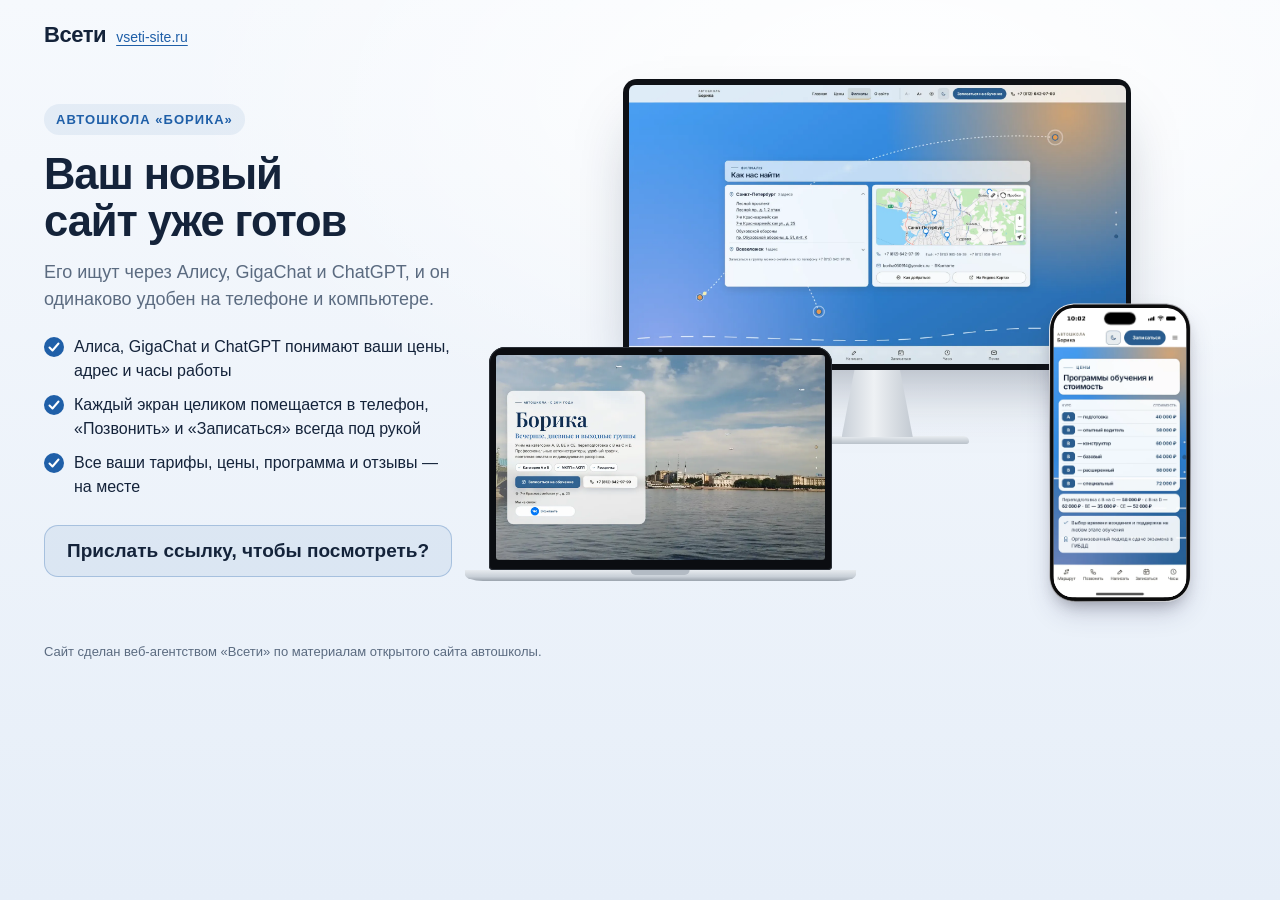
<file: vitrina/index.html>
<!doctype html>
<html lang="ru">
<head>
<meta charset="utf-8">
<meta name="viewport" content="width=device-width, initial-scale=1">
<meta name="robots" content="noindex, nofollow">
<title>Новый сайт автошколы «Борика» — веб-агентство «Всети»</title>
<style>
@layer stageshow{:where(.ss-phone){position:relative}.ss-phone{flex-shrink:0;box-shadow:0 calc(var(--ps) * 40) calc(var(--ps) * 80) calc(var(--ps) * -16) #32325d40,0 calc(var(--ps) * 24) calc(var(--ps) * 48) calc(var(--ps) * -24) #0000004d}.ss-phone__glass{height:100%}.ss-phone__window{position:relative;overflow:hidden;isolation:isolate}.ss-phone:is([data-frame=pro],[data-frame=silver],[data-frame=bezel],[data-frame=clay],[data-frame=outline],[data-frame=bare]){--ss-phone-glass: #0b0b0c;--ss-phone-rim: #2c2c2d;--ss-phone-seam: #e0dfdc;--ss-phone-line: var(--ss-text-faint, #9a9a9d);background:none}.ss-phone__bands{position:absolute;inset:0;overflow:visible;pointer-events:none}.ss-phone:is([data-frame=pro],[data-frame=silver],[data-frame=bezel],[data-frame=clay],[data-frame=outline]) .ss-phone__glass{position:relative}.ss-phone[data-frame=pro]{--ss-phone-band-1: #e3e3e6;--ss-phone-band-2: #9a9ba0;--ss-phone-band-3: #cfd0d4;--ss-phone-band-4: #85868b;--ss-phone-band-5: #c9cacd}.ss-stage[data-theme=dark] .ss-phone[data-frame=pro],.ss-stage[data-theme=glass] .ss-phone[data-frame=pro][data-dark]{--ss-phone-band-1: #5b5c61;--ss-phone-band-2: #2b2c2f;--ss-phone-band-3: #48494d;--ss-phone-band-4: #232427;--ss-phone-band-5: #404145}.ss-phone[data-frame=silver]{--ss-phone-band-1: #f4f4f6;--ss-phone-band-2: #c9cacf;--ss-phone-band-3: #eeeef1;--ss-phone-band-4: #b9babf;--ss-phone-band-5: #e6e6ea}.ss-phone[data-frame=bezel]{--ss-phone-glass: #111113}.ss-phone[data-frame=clay]{--ss-phone-clay-top: color-mix(in srgb, var(--ss-phone-clay, #ecebe8), #fff 45%);--ss-phone-clay-bottom: color-mix(in srgb, var(--ss-phone-clay, #ecebe8), #000 6%);box-shadow:0 calc(var(--ps) * 30) calc(var(--ps) * 60) calc(var(--ps) * -12) #32325d33,0 calc(var(--ps) * 16) calc(var(--ps) * 32) calc(var(--ps) * -16) #00000029}.ss-stage[data-theme=dark] .ss-phone[data-frame=clay]{--ss-phone-clay-top: color-mix(in srgb, var(--ss-phone-clay, #2a2a2e), #fff 6%);--ss-phone-clay-bottom: var(--ss-phone-clay, #2a2a2e);--ss-phone-seam: #333338}.ss-phone[data-frame=outline]{box-shadow:none}.ss-stage[data-theme=blueprint] .ss-phone[data-frame=outline]{--ss-phone-line: var(--ss-line)}.ss-phone:not([data-frame=android],[data-frame=soft]) .ss-phone__status{height:62px;padding:0}.ss-phone:not([data-frame=android],[data-frame=soft]) .ss-phone__time{position:absolute;top:21.5px;left:0;width:138.5px;line-height:22px;text-align:center}.ss-phone:not([data-frame=android],[data-frame=soft]) .ss-phone__glyphs{position:absolute;top:25.33px;left:285.25px;align-items:flex-start;gap:8px}.ss-phone:not([data-frame=android],[data-frame=soft]) .ss-phone__signal{margin-top:1px}.ss-phone:not([data-frame=android],[data-frame=soft]) .ss-phone__battery{margin-top:.33px}.ss-phone[data-frame=photo]{position:relative;background:none}.ss-phone__photo{position:absolute;z-index:4;background:var(--ss-phone-photo-light, none) center / 100% 100% no-repeat;pointer-events:none}.ss-stage[data-theme=dark] .ss-phone__photo,.ss-phone[data-dark] .ss-phone__photo{background-image:var(--ss-phone-photo-dark, var(--ss-phone-photo-light, none))}.ss-phone[data-frame=android]{background:linear-gradient(150deg,#3a3b3f,#1d1e21 40%,#2f3034 70%,#1a1b1e)}.ss-phone[data-frame=android] .ss-phone__glass{background:#050505}.ss-phone[data-frame=android] .ss-phone__island{top:14px;width:24px;height:24px;border-radius:50%}.ss-phone[data-frame=android] .ss-phone__status{height:48px;padding:0 26px}.ss-phone[data-frame=android] .ss-phone__time{font-family:system-ui,sans-serif;font-size:15px;font-weight:500}.ss-phone[data-frame=android] .ss-phone__content[data-status]{padding-top:48px}.ss-phone[data-frame=android] .ss-phone__home{width:108px;height:4px}.ss-phone[data-frame=soft]{box-shadow:0 0 0 calc(var(--ps) * 1.5) #0a25400d,0 calc(var(--ps) * 30) calc(var(--ps) * 60) calc(var(--ps) * -12) #32325d2e,0 calc(var(--ps) * 18) calc(var(--ps) * 36) calc(var(--ps) * -18) #0000001f}.ss-phone[data-frame=soft] .ss-phone__glass{background:#f6f9fc;box-shadow:inset 0 calc(var(--ps) * -2.9) calc(var(--ps) * 7.2) #0a254038}.ss-stage[data-theme=dark] .ss-phone[data-frame=soft] .ss-phone__glass{background:#1c2433;box-shadow:inset 0 calc(var(--ps) * -2.9) calc(var(--ps) * 7.2) #00000073}.ss-phone__screen{--pt: 1px;position:absolute;top:0;left:0;display:flex;flex-direction:column;overflow:hidden;background:#fff;color:#000;font-family:-apple-system,system-ui,sans-serif;font-size:15px;letter-spacing:-.015em;transform-origin:0 0;-webkit-font-smoothing:antialiased}.ss-phone[data-dark] .ss-phone__screen{background:#000;color:#fff}.ss-phone__status{position:absolute;top:0;right:0;left:0;z-index:2;display:flex;align-items:center;justify-content:space-between;height:54px;padding:0 34px 0 52px;transition:color .3s ease;will-change:transform}.ss-phone__time{font-family:SF Pro Text,-apple-system,system-ui,sans-serif;font-variation-settings:"opsz" 17;font-size:17.67px;font-weight:590;letter-spacing:0}.ss-phone__island{position:absolute;top:var(--ss-island-top, 14px);left:50%;z-index:3;width:var(--ss-island-w, 95px);height:37px;border-radius:18.5px;background:#000;transform:translate(-50%)}.ss-phone__glyphs{display:flex;align-items:center;gap:8px}.ss-phone__glyph{display:block}.ss-phone__content{position:relative;flex:1;min-height:0}.ss-phone__content[data-status]{padding-top:62px}.ss-phone__content:not([data-status]){padding-top:44px}.ss-phone[data-frame=bare] .ss-phone__content{padding-right:8px;padding-left:8px}.ss-phone__home{position:absolute;bottom:8px;left:50%;z-index:2;width:144px;height:5px;border-radius:2.5px;background:currentColor;transform:translate(-50%);transition:color .3s ease;will-change:transform}.ss-lock{position:absolute;inset:0;color:#fff;text-align:center}.ss-lock__date{margin-top:66px;font-size:22px;font-weight:600;letter-spacing:-.01em;opacity:.85}.ss-lock__clock{margin-top:-4px;font-size:112px;font-weight:700;line-height:1;letter-spacing:-.035em;font-variant-numeric:tabular-nums;opacity:.92}.ss-lock__stack{position:absolute;right:0;bottom:118px;left:0;display:flex;flex-direction:column;gap:8px;text-align:left}.ss-lock__stack[data-at=top]{top:290px;bottom:auto}.ss-lock__controls{position:absolute;right:46px;bottom:48px;left:46px;display:flex;justify-content:space-between}.ss-lock__control{display:grid;place-items:center;width:50px;height:50px;border-radius:50%;background:#0a0c1842;backdrop-filter:blur(24px) saturate(1.3);color:#fff}.ss-notification{display:flex;align-items:center;gap:13px;margin:0 18px;padding:14px 17px 14px 14px;border-radius:23px;background:#fcfcfdc2;backdrop-filter:blur(30px) saturate(1.25);box-shadow:0 4px 24px #0000000f;color:#000;text-align:left}.ss-notification[data-banner]{position:absolute;top:56px;right:0;left:0;z-index:2;animation:ss-banner-in .52s cubic-bezier(.2,.9,.25,1) both}@keyframes ss-banner-in{0%{transform:translateY(-110px)}}.ss-notification__icon{display:grid;flex-shrink:0;place-items:center;width:38px;height:38px;overflow:hidden;border-radius:9px;background:var(--ss-accent);color:#fff}.ss-notification__icon:has(>img){background:none}.ss-notification__icon>img{display:block;width:100%;height:100%}.ss-notification__text{display:flex;flex:1;flex-direction:column;min-width:0;font-size:15px;line-height:18px;letter-spacing:-.016em}.ss-notification__head{display:flex;align-items:baseline;gap:8px}.ss-notification__title{flex:1;min-width:0;overflow:hidden;font-weight:600;white-space:nowrap;text-overflow:ellipsis}.ss-notification__time{flex-shrink:0;font-size:12px;letter-spacing:-.005em;color:#3c3c4399}.ss-notification__body{display:-webkit-box;overflow:hidden;-webkit-line-clamp:3;-webkit-box-orient:vertical}.ss-lock[data-size=satellite] .ss-lock__stack{top:232px;bottom:auto}.ss-lock[data-size=satellite][data-clock=off] .ss-lock__stack{top:74px}.ss-notification{will-change:transform}.ss-phone:not([data-dark]) .ss-notification{background:#ffffffeb;box-shadow:0 0 0 .5px #00000014,0 8px 24px #0000001f}.ss-phone__time-bar{display:inline-block;width:30px;height:7px;border-radius:4px;background:currentColor;opacity:.5}}
:root{--ink:#14233a;--muted:#5b6b80;--accent:#1f5fa8;--sand:#ffc94d;--bg1:#f6f9fd;--bg2:#e6eef8}
*{box-sizing:border-box}
html,body{margin:0}
body{font:16px/1.5 -apple-system,"Segoe UI",Roboto,Arial,sans-serif;color:var(--ink);background:radial-gradient(1200px 600px at 70% 10%,#ffffff 0,rgba(255,255,255,0) 60%),linear-gradient(180deg,var(--bg1),var(--bg2));min-height:100vh}
a{color:inherit}
.top{display:flex;align-items:center;justify-content:space-between;max-width:1240px;margin:0 auto;padding:18px 24px}
.brand{display:flex;align-items:baseline;gap:10px;text-decoration:none}
.brand b{font-size:22px;letter-spacing:-.02em}
.brand span{font-size:14px;color:var(--accent);text-decoration:underline;text-underline-offset:3px}
.hero{max-width:1240px;margin:0 auto;padding:10px 24px 40px;display:grid;grid-template-columns:minmax(0,.82fr) minmax(0,1.5fr);gap:36px;align-items:center}
.eyebrow{display:inline-block;font-size:13px;font-weight:600;letter-spacing:.08em;text-transform:uppercase;color:var(--accent);background:rgba(31,95,168,.08);padding:6px 12px;border-radius:999px}
h1{text-wrap:balance;font-size:clamp(30px,3.4vw,48px);line-height:1.08;letter-spacing:-.025em;margin:16px 0 14px}
.lead{font-size:18px;color:var(--muted);margin:0 0 22px;max-width:30em}
.pts{list-style:none;padding:0;margin:0 0 26px;display:grid;gap:10px}
.pts li{display:flex;gap:10px;align-items:flex-start}
.pts li::before{content:"";flex:none;width:20px;height:20px;margin-top:2px;border-radius:50%;background:var(--accent) url("data:image/svg+xml,%3Csvg xmlns='http://www.w3.org/2000/svg' viewBox='0 0 20 20'%3E%3Cpath d='M5.5 10.5l3 3 6-7' fill='none' stroke='%23fff' stroke-width='2' stroke-linecap='round' stroke-linejoin='round'/%3E%3C/svg%3E") center/100% no-repeat}
.cta{display:flex;flex-wrap:wrap;gap:14px;align-items:center}
.btn{display:inline-flex;align-items:center;gap:8px;min-height:52px;padding:0 26px;border-radius:14px;background:var(--accent);color:#fff;font-weight:600;text-decoration:none;box-shadow:0 10px 24px rgba(31,95,168,.28)}
.btn:hover{background:#174a86}
.ask{margin:0;display:inline-flex;align-items:center;min-height:52px;padding:12px 22px;line-height:1.3;border-radius:14px;background:rgba(31,95,168,.08);border:1.5px solid rgba(31,95,168,.28);color:var(--ink);font-size:19px;font-weight:600}
/* сцена с устройствами */
.stage{position:relative;width:100%;aspect-ratio:16/11.2}
.dv{position:absolute}
.dv img{display:block;width:100%;height:100%;object-fit:cover;object-position:center top}
.mon .scr img,.lap .scr img{height:auto}
.mon{left:18%;top:0;width:68%}
.mon .scr{padding:1.1%;background:#0e1116;border-radius:14px;box-shadow:0 30px 60px -20px rgba(20,35,58,.35)}
.mon .scr img{border-radius:6px}
.mon .neck{width:14%;aspect-ratio:1/.95;margin:0 auto;background:linear-gradient(90deg,#c9d0d8,#eef1f4 45%,#c3cad2);clip-path:polygon(18% 0,82% 0,100% 100%,0 100%)}
.mon .foot{width:36%;aspect-ratio:36/1.5;margin:-1px auto 0;border-radius:6px 6px 3px 3px;background:linear-gradient(180deg,#e9edf1,#b9c1ca);box-shadow:0 12px 20px -8px rgba(20,35,58,.4)}
.lap{left:0;bottom:4%;width:46%}
.lap .scr{padding:2.2% 2.2% 3%;background:#0b0d11;border-radius:16px 16px 4px 4px;position:relative;box-shadow:0 0 0 1px #2a2f37 inset}
.lap .scr::before{content:"";position:absolute;top:1%;left:50%;width:.9%;aspect-ratio:1;border-radius:50%;background:#2b3442;transform:translateX(-50%)}
.lap .scr img{border-radius:3px}
.lap .base{position:relative;height:0;padding-bottom:3.2%;margin:0 -7%;background:linear-gradient(180deg,#e7ebef 0,#c8cfd7 60%,#9aa3ad 100%);border-radius:0 0 18px 18px/0 0 60% 60%;box-shadow:0 22px 30px -14px rgba(20,35,58,.45)}
.lap .base::after{content:"";position:absolute;top:0;left:50%;width:15%;height:40%;transform:translateX(-50%);background:#b3bbc4;border-radius:0 0 8px 8px}
.tab{right:1.5%;bottom:3%;width:23%}
.tab .scr{aspect-ratio:820/1180;padding:4.5%;background:#121419;border-radius:22px;box-shadow:0 0 0 2px #c7ced6,0 28px 50px -18px rgba(20,35,58,.45)}
.tab .scr img{border-radius:10px}
.ph{right:6%;bottom:0;width:340px;transform-origin:100% 100%}
.ph-shot{display:block;width:100%;height:auto}
.note{max-width:1240px;margin:0 auto;padding:0 24px 34px;color:var(--muted);font-size:13px}
@media (max-width:600px){
  .stage{aspect-ratio:16/9.8}
  .mon{display:none}
  .lap{left:6%;width:64%;bottom:6%}
  .ph{right:5%}
}
@media (max-width:900px){
  .hero{grid-template-columns:1fr;gap:26px;padding-top:0}
  .stage{order:-1}
  .lead{font-size:16.5px}
}
</style>
</head>
<body>
<header class="top"><a class="brand" href="https://vseti-site.ru/" target="_blank" rel="noopener"><b>Всети</b><span>vseti-site.ru</span></a></header>
<main class="hero">
  <div class="txt">
    <span class="eyebrow">Автошкола «Борика»</span>
    <h1>Ваш новый сайт уже готов</h1>
    <p class="lead">Его ищут через Алису, GigaChat и ChatGPT, и он одинаково удобен на телефоне и компьютере.</p>
    <ul class="pts">
      <li>Алиса, GigaChat и ChatGPT понимают ваши цены, адрес и часы работы</li>
      <li>Каждый экран целиком помещается в телефон, «Позвонить» и «Записаться» всегда под рукой</li>
      <li>Все ваши тарифы, цены, программа и отзывы — на месте</li>
    </ul>
    <div class="cta">
      <p class="ask">Прислать ссылку, чтобы посмотреть?</p>
    </div>
  </div>
  <div class="stage" id="stage" aria-label="Новый сайт на компьютере, ноутбуке и телефоне">
    <div class="dv mon"><div class="scr"><img src="img/monitor.webp?v=2" alt="" width="1600" height="900"></div><div class="neck"></div><div class="foot"></div></div>
    <div class="dv lap"><div class="scr"><img src="img/laptop.webp?v=2" alt="" width="1280" height="800"></div><div class="base"></div></div>
    <div class="dv ph" id="ph"><div class="ss-phone z-phone" data-frame="pro" style="width: 340px; height: 714.953px; padding: 2.38318px; border-radius: 61.1682px; --ps: 0.794392523364486px;"><svg class="ss-phone__bands" width="100%" height="100%" aria-hidden="true"><defs><linearGradient id="ph-band" x1="0.2" y1="0" x2="0.8" y2="1"><stop offset="0" style="stop-color: var(--ss-phone-band-1);"></stop><stop offset="0.22" style="stop-color: var(--ss-phone-band-2);"></stop><stop offset="0.48" style="stop-color: var(--ss-phone-band-3);"></stop><stop offset="0.74" style="stop-color: var(--ss-phone-band-4);"></stop><stop offset="1" style="stop-color: var(--ss-phone-band-5);"></stop></linearGradient><linearGradient id="ph-clay" x1="0" y1="0" x2="0" y2="1"><stop offset="0" style="stop-color: var(--ss-phone-clay-top);"></stop><stop offset="1" style="stop-color: var(--ss-phone-clay-bottom);"></stop></linearGradient></defs><g transform="translate(10.327102803738317 10.327102803738317)" stroke-linejoin="round"><path d="M262.94 0.00L267.09 0.06L270.49 0.24L273.65 0.53L276.65 0.94L279.51 1.47L282.27 2.11L284.93 2.87L287.50 3.74L289.97 4.72L292.36 5.81L294.65 7.02L296.85 8.33L298.96 9.75L300.98 11.27L302.90 12.90L304.72 14.62L306.45 16.45L308.08 18.37L309.60 20.38L311.02 22.49L312.33 24.70L313.53 26.99L314.63 29.37L315.61 31.85L316.48 34.41L317.24 37.07L317.88 39.83L318.41 42.70L318.82 45.69L319.11 48.85L319.29 52.25L319.35 56.40L319.35 637.90L319.29 642.04L319.11 645.45L318.82 648.60L318.41 651.60L317.88 654.47L317.24 657.23L316.48 659.89L315.61 662.45L314.63 664.92L313.53 667.31L312.33 669.60L311.02 671.80L309.60 673.91L308.08 675.93L306.45 677.85L304.72 679.68L302.90 681.40L300.98 683.03L298.96 684.55L296.85 685.97L294.65 687.28L292.36 688.49L289.97 689.58L287.50 690.56L284.93 691.43L282.27 692.19L279.51 692.83L276.65 693.36L273.65 693.77L270.49 694.06L267.09 694.24L262.94 694.30L56.40 694.30L52.25 694.24L48.85 694.06L45.69 693.77L42.70 693.36L39.83 692.83L37.07 692.19L34.41 691.43L31.85 690.56L29.37 689.58L26.99 688.49L24.70 687.28L22.49 685.97L20.38 684.55L18.37 683.03L16.45 681.40L14.62 679.68L12.90 677.85L11.27 675.93L9.75 673.91L8.33 671.80L7.02 669.60L5.81 667.31L4.72 664.92L3.74 662.45L2.87 659.89L2.11 657.23L1.47 654.47L0.94 651.60L0.53 648.60L0.24 645.45L0.06 642.04L0.00 637.90L0.00 56.40L0.06 52.25L0.24 48.85L0.53 45.69L0.94 42.70L1.47 39.83L2.11 37.07L2.87 34.41L3.74 31.85L4.72 29.37L5.81 26.99L7.02 24.70L8.33 22.49L9.75 20.38L11.27 18.37L12.90 16.45L14.62 14.62L16.45 12.90L18.37 11.27L20.38 9.75L22.49 8.33L24.70 7.02L26.99 5.81L29.37 4.72L31.85 3.74L34.41 2.87L37.07 2.11L39.83 1.47L42.70 0.94L45.69 0.53L48.85 0.24L52.25 0.06L56.40 0.00Z" fill="none" stroke-width="20.654205607476634" stroke="url(#ph-band)"></path><path d="M262.94 0.00L267.09 0.06L270.49 0.24L273.65 0.53L276.65 0.94L279.51 1.47L282.27 2.11L284.93 2.87L287.50 3.74L289.97 4.72L292.36 5.81L294.65 7.02L296.85 8.33L298.96 9.75L300.98 11.27L302.90 12.90L304.72 14.62L306.45 16.45L308.08 18.37L309.60 20.38L311.02 22.49L312.33 24.70L313.53 26.99L314.63 29.37L315.61 31.85L316.48 34.41L317.24 37.07L317.88 39.83L318.41 42.70L318.82 45.69L319.11 48.85L319.29 52.25L319.35 56.40L319.35 637.90L319.29 642.04L319.11 645.45L318.82 648.60L318.41 651.60L317.88 654.47L317.24 657.23L316.48 659.89L315.61 662.45L314.63 664.92L313.53 667.31L312.33 669.60L311.02 671.80L309.60 673.91L308.08 675.93L306.45 677.85L304.72 679.68L302.90 681.40L300.98 683.03L298.96 684.55L296.85 685.97L294.65 687.28L292.36 688.49L289.97 689.58L287.50 690.56L284.93 691.43L282.27 692.19L279.51 692.83L276.65 693.36L273.65 693.77L270.49 694.06L267.09 694.24L262.94 694.30L56.40 694.30L52.25 694.24L48.85 694.06L45.69 693.77L42.70 693.36L39.83 692.83L37.07 692.19L34.41 691.43L31.85 690.56L29.37 689.58L26.99 688.49L24.70 687.28L22.49 685.97L20.38 684.55L18.37 683.03L16.45 681.40L14.62 679.68L12.90 677.85L11.27 675.93L9.75 673.91L8.33 671.80L7.02 669.60L5.81 667.31L4.72 664.92L3.74 662.45L2.87 659.89L2.11 657.23L1.47 654.47L0.94 651.60L0.53 648.60L0.24 645.45L0.06 642.04L0.00 637.90L0.00 56.40L0.06 52.25L0.24 48.85L0.53 45.69L0.94 42.70L1.47 39.83L2.11 37.07L2.87 34.41L3.74 31.85L4.72 29.37L5.81 26.99L7.02 24.70L8.33 22.49L9.75 20.38L11.27 18.37L12.90 16.45L14.62 14.62L16.45 12.90L18.37 11.27L20.38 9.75L22.49 8.33L24.70 7.02L26.99 5.81L29.37 4.72L31.85 3.74L34.41 2.87L37.07 2.11L39.83 1.47L42.70 0.94L45.69 0.53L48.85 0.24L52.25 0.06L56.40 0.00Z" fill="none" stroke-width="15.88785046728972" style="stroke: var(--ss-phone-rim);"></path><path d="M262.94 0.00L267.09 0.06L270.49 0.24L273.65 0.53L276.65 0.94L279.51 1.47L282.27 2.11L284.93 2.87L287.50 3.74L289.97 4.72L292.36 5.81L294.65 7.02L296.85 8.33L298.96 9.75L300.98 11.27L302.90 12.90L304.72 14.62L306.45 16.45L308.08 18.37L309.60 20.38L311.02 22.49L312.33 24.70L313.53 26.99L314.63 29.37L315.61 31.85L316.48 34.41L317.24 37.07L317.88 39.83L318.41 42.70L318.82 45.69L319.11 48.85L319.29 52.25L319.35 56.40L319.35 637.90L319.29 642.04L319.11 645.45L318.82 648.60L318.41 651.60L317.88 654.47L317.24 657.23L316.48 659.89L315.61 662.45L314.63 664.92L313.53 667.31L312.33 669.60L311.02 671.80L309.60 673.91L308.08 675.93L306.45 677.85L304.72 679.68L302.90 681.40L300.98 683.03L298.96 684.55L296.85 685.97L294.65 687.28L292.36 688.49L289.97 689.58L287.50 690.56L284.93 691.43L282.27 692.19L279.51 692.83L276.65 693.36L273.65 693.77L270.49 694.06L267.09 694.24L262.94 694.30L56.40 694.30L52.25 694.24L48.85 694.06L45.69 693.77L42.70 693.36L39.83 692.83L37.07 692.19L34.41 691.43L31.85 690.56L29.37 689.58L26.99 688.49L24.70 687.28L22.49 685.97L20.38 684.55L18.37 683.03L16.45 681.40L14.62 679.68L12.90 677.85L11.27 675.93L9.75 673.91L8.33 671.80L7.02 669.60L5.81 667.31L4.72 664.92L3.74 662.45L2.87 659.89L2.11 657.23L1.47 654.47L0.94 651.60L0.53 648.60L0.24 645.45L0.06 642.04L0.00 637.90L0.00 56.40L0.06 52.25L0.24 48.85L0.53 45.69L0.94 42.70L1.47 39.83L2.11 37.07L2.87 34.41L3.74 31.85L4.72 29.37L5.81 26.99L7.02 24.70L8.33 22.49L9.75 20.38L11.27 18.37L12.90 16.45L14.62 14.62L16.45 12.90L18.37 11.27L20.38 9.75L22.49 8.33L24.70 7.02L26.99 5.81L29.37 4.72L31.85 3.74L34.41 2.87L37.07 2.11L39.83 1.47L42.70 0.94L45.69 0.53L48.85 0.24L52.25 0.06L56.40 0.00Z" fill="none" stroke-width="14.69626168224299" style="stroke: var(--ss-phone-glass);"></path></g></svg><div class="ss-phone__glass" style="padding: 7.94393px; border-radius: 58.785px;"><div class="ss-phone__window" style="width: 319.346px; height: 694.299px; clip-path: path(&quot;M 262.94 0 L 267.09 0.06 L 270.49 0.24 L 273.65 0.53 L 276.65 0.94 L 279.51 1.47 L 282.27 2.11 L 284.93 2.87 L 287.5 3.74 L 289.97 4.72 L 292.36 5.81 L 294.65 7.02 L 296.85 8.33 L 298.96 9.75 L 300.98 11.27 L 302.9 12.9 L 304.72 14.62 L 306.45 16.45 L 308.08 18.37 L 309.6 20.38 L 311.02 22.49 L 312.33 24.7 L 313.53 26.99 L 314.63 29.37 L 315.61 31.85 L 316.48 34.41 L 317.24 37.07 L 317.88 39.83 L 318.41 42.7 L 318.82 45.69 L 319.11 48.85 L 319.29 52.25 L 319.35 56.4 L 319.35 637.9 L 319.29 642.04 L 319.11 645.45 L 318.82 648.6 L 318.41 651.6 L 317.88 654.47 L 317.24 657.23 L 316.48 659.89 L 315.61 662.45 L 314.63 664.92 L 313.53 667.31 L 312.33 669.6 L 311.02 671.8 L 309.6 673.91 L 308.08 675.93 L 306.45 677.85 L 304.72 679.68 L 302.9 681.4 L 300.98 683.03 L 298.96 684.55 L 296.85 685.97 L 294.65 687.28 L 292.36 688.49 L 289.97 689.58 L 287.5 690.56 L 284.93 691.43 L 282.27 692.19 L 279.51 692.83 L 276.65 693.36 L 273.65 693.77 L 270.49 694.06 L 267.09 694.24 L 262.94 694.3 L 56.4 694.3 L 52.25 694.24 L 48.85 694.06 L 45.69 693.77 L 42.7 693.36 L 39.83 692.83 L 37.07 692.19 L 34.41 691.43 L 31.85 690.56 L 29.37 689.58 L 26.99 688.49 L 24.7 687.28 L 22.49 685.97 L 20.38 684.55 L 18.37 683.03 L 16.45 681.4 L 14.62 679.68 L 12.9 677.85 L 11.27 675.93 L 9.75 673.91 L 8.33 671.8 L 7.02 669.6 L 5.81 667.31 L 4.72 664.92 L 3.74 662.45 L 2.87 659.89 L 2.11 657.23 L 1.47 654.47 L 0.94 651.6 L 0.53 648.6 L 0.24 645.45 L 0.06 642.04 L 0 637.9 L 0 56.4 L 0.06 52.25 L 0.24 48.85 L 0.53 45.69 L 0.94 42.7 L 1.47 39.83 L 2.11 37.07 L 2.87 34.41 L 3.74 31.85 L 4.72 29.37 L 5.81 26.99 L 7.02 24.7 L 8.33 22.49 L 9.75 20.38 L 11.27 18.37 L 12.9 16.45 L 14.62 14.62 L 16.45 12.9 L 18.37 11.27 L 20.38 9.75 L 22.49 8.33 L 24.7 7.02 L 26.99 5.81 L 29.37 4.72 L 31.85 3.74 L 34.41 2.87 L 37.07 2.11 L 39.83 1.47 L 42.7 0.94 L 45.69 0.53 L 48.85 0.24 L 52.25 0.06 L 56.4 0 Z&quot;);"><div class="ss-phone__screen" style="width: 402px; height: 874px; transform: scale(0.794393); --ss-screen-r: 64px;"><div class="ss-phone__status"><span class="ss-phone__time">10:02</span><span class="ss-phone__glyphs"><svg viewBox="0 0 20.33 13.67" width="20.33" height="13.67" class="ss-phone__glyph ss-phone__signal"><rect x="0" y="7.34" width="3.333" height="6.33" rx="1.667" fill="currentColor"></rect><rect x="5.667" y="5" width="3.333" height="8.67" rx="1.667" fill="currentColor"></rect><rect x="11.334" y="2.67" width="3.333" height="11" rx="1.667" fill="currentColor"></rect><rect x="17.000999999999998" y="0" width="3.333" height="13.67" rx="1.667" fill="currentColor"></rect></svg><svg viewBox="0 0 19.33 14.33" width="19.33" height="14.33" class="ss-phone__glyph ss-phone__wifi"><path fill-rule="evenodd" fill="currentColor" d="M0.415933 5.54283C0.902185 6.04412 1.66017 5.95818 2.27513 5.41393C4.30595 3.58064 6.83731 2.63535 9.66901 2.63535C12.5007 2.63535 15.0464 3.60928 17.0629 5.41393C17.6636 5.97251 18.4215 6.0298 18.9221 5.54283C19.4226 5.02722 19.4942 4.2538 18.9793 3.70954C16.8341 1.51819 13.3302 0 9.66901 0C6.00783 0 2.48965 1.53251 0.358727 3.72387C-0.156127 4.2538 -0.0989213 5.02722 0.415933 5.55715L0.415933 5.54283ZM3.94841 9.13779C4.50617 9.68205 5.22124 9.62476 5.85051 9.10915C6.88022 8.29276 8.25316 7.73418 9.66901 7.7485C11.0706 7.7485 12.4435 8.29276 13.4875 9.12347C14.1168 9.63908 14.8605 9.66773 15.4039 9.12347C15.9331 8.57921 16.0189 7.7485 15.4611 7.23289C14.0739 5.98683 11.9859 5.11315 9.68332 5.11315C7.38077 5.11315 5.27845 5.98683 3.9055 7.23289C3.41925 7.69121 3.31914 8.47896 3.96271 9.13779L3.94841 9.13779ZM8.72511 13.8929C9.34008 14.4801 9.98365 14.4801 10.5986 13.8929L11.757 12.7757C12.372 12.1742 12.5007 11.4151 11.7999 10.8995C11.2136 10.4841 10.4699 10.212 9.66901 10.212C8.86813 10.212 8.11015 10.4841 7.53809 10.9138C6.83731 11.4151 6.98033 12.1885 7.59529 12.7757L8.73942 13.8929L8.72511 13.8929Z"></path></svg><svg viewBox="0 0 29.33 13.67" width="29.33" height="13.67" class="ss-phone__glyph ss-phone__battery"><path fill="currentColor" d="M0 6.4C0 4.15979 0 3.03969 0.435974 2.18404C0.819467 1.43139 1.43139 0.819467 2.18404 0.435974C3.03969 0 4.15979 0 6.4 0L19.933 0C22.1732 0 23.2933 0 24.149 0.435974C24.9016 0.819467 25.5135 1.43139 25.897 2.18404C26.333 3.03969 26.333 4.15979 26.333 6.4L26.333 7.26666C26.333 9.50687 26.333 10.627 25.897 11.4826C25.5135 12.2353 24.9016 12.8472 24.149 13.2307C23.2933 13.6667 22.1732 13.6667 19.933 13.6667L6.4 13.6667C4.15979 13.6667 3.03969 13.6667 2.18404 13.2307C1.43139 12.8472 0.819467 12.2353 0.435974 11.4826C0 10.627 0 9.50687 0 7.26666L0 6.4Z"></path><path fill-rule="evenodd" fill="currentColor" transform="translate(27.33 4.33)" d="M0 0L0 5C0.601505 4.8625 2 3.75 2 2.5C2 1.25 0.601505 0.1375 0 0Z"></path></svg></span></div><span class="ss-phone__island"></span><div class="ss-phone__content" data-status="true"><img class="ph-shot" src="img/phone.webp?v=2" alt="Новый сайт автошколы «Борика» на телефоне" width="393" height="794"></div><span class="ss-phone__home"></span></div></div></div></div></div>
  </div>
</main>
<p class="note">Сайт сделан веб-агентством «Всети» по материалам открытого сайта автошколы.</p>
<script>
(function(){var st=document.getElementById('stage'),ph=document.getElementById('ph');
function fit(){var k=st.clientWidth*(innerWidth<=600?0.27:0.19)/340;ph.style.transform='scale('+k+')';}
fit();addEventListener('resize',fit);})();
</script>
</body>
</html>
</file>
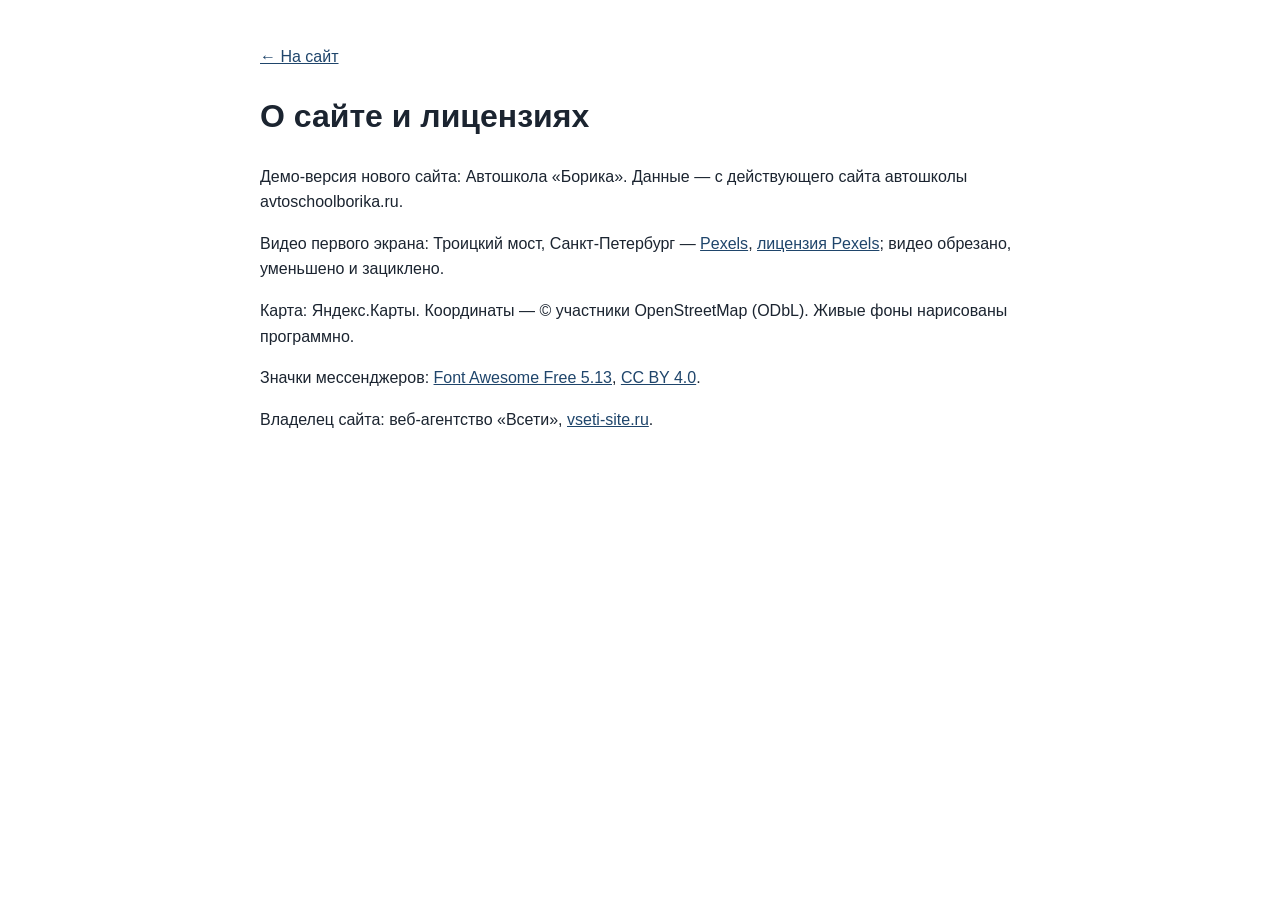
<file: credits.html>
<!doctype html><html lang="ru"><head><meta charset="utf-8"><meta name="viewport" content="width=device-width,initial-scale=1"><meta name="robots" content="noindex"><title>О сайте — Автошкола «Борика»</title>
<style>body{font:16px/1.6 Inter,Arial,sans-serif;max-width:760px;margin:0 auto;padding:28px 18px;color:#1b2430}a{color:#1f456b}</style></head><body>
<p><a href="./">← На сайт</a></p><h1>О сайте и лицензиях</h1>
<p>Демо-версия нового сайта: Автошкола «Борика». Данные — с действующего сайта автошколы avtoschoolborika.ru.</p>
<p>Видео первого экрана: Троицкий мост, Санкт-Петербург — <a href="https://www.pexels.com/video/8301737/" target="_blank" rel="noopener">Pexels</a>, <a href="https://www.pexels.com/license/" target="_blank" rel="noopener">лицензия Pexels</a>; видео обрезано, уменьшено и зациклено.</p>
<p>Карта: Яндекс.Карты. Координаты — © участники OpenStreetMap (ODbL). Живые фоны нарисованы программно.</p>
<p>Значки мессенджеров: <a href="https://fontawesome.com" target="_blank" rel="noopener">Font Awesome Free 5.13</a>, <a href="https://creativecommons.org/licenses/by/4.0/" target="_blank" rel="noopener">CC BY 4.0</a>.</p>
<p>Владелец сайта: веб-агентство «Всети», <a href="https://vseti-site.ru" target="_blank" rel="noopener">vseti-site.ru</a>.</p>
</body></html>
</file>
<file: css/etalon.css>
/* ==========================================================================
   Эталон нотариуса. Общий слой поверх встроенных стилей index.html:
   видео-первый экран, «жидкое стекло», интерьеры на фоне экранов,
   шапка и нижняя панель со второго экрана, карточки Spotlight Card.
   ========================================================================== */

/* плавное проявление подсветки рамки (Chrome/Safari/Firefox новых версий) */
@property --hl{syntax:'<number>';inherits:true;initial-value:0}

:root{
  --glass:rgba(0,0,0,.4);
  --glass-blur:4px;
  --spot:255,196,108;          /* тёплый янтарь под интерьеры */
  --spring:cubic-bezier(.2,.9,.3,1.35);
}

/* ---------- светлый текст на тёмном стекле для всего, что лежит на фото ---------- */
.sec:not(.sec-hero),.hdr,.bar,.mmenu{
  --card:rgba(0,0,0,.4); --card-rgb:0,0,0;
  --text:#fff; --muted:rgba(255,255,255,.84);
  --line:rgba(255,255,255,.3); --line2:rgba(255,255,255,.2);
  --accent:#ecd9ac; --accent-d:#f6e9c8; --accent-l:#d3bc8a; --accent-soft:rgba(255,255,255,.13);
  --bg:rgba(0,0,0,.3); --bg2:transparent; --bg3:rgba(255,255,255,.13);
  --on-accent:#1d170b;
  --shadow:0 1px 12px rgba(0,0,0,.35); --shadow-lg:0 18px 50px rgba(0,0,0,.5);
  --ok:#8fe3a8; --bad:#ff9f96;
  color:#fff;
}
.sec:not(.sec-hero){background:#2b2319}
.sec:not(.sec-hero) .sec-scroll{
  position:relative;z-index:1;
  padding-top:calc(var(--hdr-h) / var(--zc,1) + 12px);padding-bottom:calc(var(--bar-h) + 12px);
  text-shadow:0 1px 2px rgba(0,0,0,.45)
}
.sec:not(.sec-hero) :is(input,select,textarea,button.btn,.btn){text-shadow:none}

/* ---------- фон экранов: интерьеры, затемнение ровно 50% ---------- */
.sec-bg{position:absolute;inset:0;z-index:0;overflow:hidden;pointer-events:none;background:#2b2319}
.sec-bg picture{display:block;width:100%;height:100%}
.sec-bg img{display:block;width:100%;height:100%;object-fit:cover;opacity:0;transition:opacity .9s ease}
.sec-bg img.ld,html:not(.js) .sec-bg img{opacity:1}
.sec-bg::after{content:"";position:absolute;inset:0;background:rgba(0,0,0,.5)}

/* ==========================================================================
   Жидкое стекло
   ========================================================================== */
.glass,
.sec:not(.sec-hero) :is(.sec-head,.svc,.step,.rev,.rsum,.cred,.cbox,.fq,.about-txt,.tf-card,.quote,.ilink,.chips li,.foot,.rate-chip){
  position:relative;isolation:isolate;
  background:var(--glass);
  -webkit-backdrop-filter:blur(var(--glass-blur));backdrop-filter:blur(var(--glass-blur));
  border:0;border-radius:var(--radius);
  box-shadow:0 8px 30px rgba(0,0,0,.14);
}
/* тонкая светлая рамка-градиент; рядом с курсором рамка разгорается (--hl, --x, --y) */
.glass::after,
.sec:not(.sec-hero) :is(.sec-head,.svc,.step,.rev,.rsum,.cred,.cbox,.fq,.about-txt,.tf-card,.quote,.ilink,.chips li,.foot,.rate-chip)::after{
  content:"";position:absolute;inset:0;border-radius:inherit;padding:1.4px;pointer-events:none;z-index:2;
  background:
    radial-gradient(230px circle at var(--x,50%) var(--y,50%),rgba(255,226,160,calc(var(--hl,0)*1)),rgba(var(--spot),calc(var(--hl,0)*.65)) 38%,transparent 72%),
    linear-gradient(160deg,rgba(255,255,255,.58) 0%,rgba(255,255,255,.16) 22%,rgba(255,255,255,0) 44%,rgba(255,255,255,0) 60%,rgba(255,255,255,.16) 82%,rgba(255,255,255,.5) 100%);
  -webkit-mask:linear-gradient(#000 0 0) content-box,linear-gradient(#000 0 0);
  -webkit-mask-composite:xor;mask-composite:exclude;
}
.sec:not(.sec-hero) .sec-head{display:block;width:fit-content;max-width:100%;border-radius:18px;padding:14px 22px 16px;margin-bottom:16px}
.sec:not(.sec-hero) .sec-head .h2{margin-top:8px}
.sec:not(.sec-hero) .sec-head .lead{margin-top:8px}
.sec:not(.sec-hero) .sec-head .demo-note{background:rgba(255,255,255,.1);border-left-color:var(--accent)}

/* ==========================================================================
   Spotlight Card: пятно света под курсором внутри карточки (::before),
   подсветка рамки рядом с курсором (::after выше), «прыжок» scale + тень.
   Позицию --x/--y ставит один общий обработчик pointermove (js/etalon.js).
   ========================================================================== */
.glow{position:relative;isolation:isolate;--hov:1.035}
.glow::before{
  content:"";position:absolute;inset:0;border-radius:inherit;pointer-events:none;z-index:-1;
  background:
    radial-gradient(340px circle at var(--x,50%) var(--y,50%),rgba(var(--spot),.5),rgba(var(--spot),.2) 38%,transparent 72%);
  opacity:0;transition:opacity .35s ease;
}
.glow.lit{--hl:1}
.glow.lit::before{opacity:1}
.glow{transition:scale .38s var(--spring),box-shadow .32s ease,--hl .3s ease}
.glow.rv{transition:opacity .7s ease var(--rvd),translate .7s ease var(--rvd),scale .38s var(--spring),box-shadow .32s ease,--hl .3s ease}
@media (hover:hover) and (pointer:fine){
  .glow:hover{scale:var(--hov);z-index:6;box-shadow:0 24px 54px rgba(0,0,0,.5),0 0 34px rgba(var(--spot),.2)}
}
/* ---------- «Контакты» («Как нас найти»): плашки при наведении и касании загораются жёлтым — яркая рамка и мягкое
   свечение вокруг; размер не меняется (никаких увеличений и сдвигов раскладки), видно в обеих темах ---------- */
:root{--gy-ring:255,208,80;--gy-glow:255,200,64}
html[data-theme="light"]{--gy-ring:232,154,0;--gy-glow:255,186,30}
#contacts .glow{--gy:0 0 0 2.5px rgba(var(--gy-ring),.98),0 0 22px 4px rgba(var(--gy-glow),.66),0 0 58px 14px rgba(var(--gy-glow),.32),0 8px 30px rgba(0,0,0,.14);
  --gy0:0 0 0 0 rgba(var(--gy-ring),0),0 0 0 0 rgba(var(--gy-glow),0),0 0 0 0 rgba(var(--gy-glow),0),0 8px 30px rgba(0,0,0,.14)}
@media (hover:hover) and (pointer:fine){
  #contacts .glow:hover{scale:1;box-shadow:var(--gy)}
  /* заголовок с рейтингом: когда курсор на значке рейтинга, светится только значок */
  #contacts .sec-head:has(.rate-chip:hover):hover{box-shadow:var(--gy0)}
}
#contacts .glow.tap{animation:cGlowTap 1.4s ease-out,glowHl .62s ease-out}
@keyframes cGlowTap{0%{box-shadow:var(--gy0)}14%,62%{box-shadow:var(--gy)}100%{box-shadow:var(--gy0)}}
html[data-hc="1"] #contacts .glow:hover{outline:3px solid #ffd400;outline-offset:2px}
/* крупные плашки берут нижнюю границу 1,03: 3,5 % от 600 px — это уже 20 px */
.hero-plq,.about-txt,.tf-card,.sec-head,.cbox{--hov:1.03}

/* касание на телефоне: вспышка пятна в точке касания и подпрыгивание */
.glow.tap{animation:glowTap .62s var(--spring),glowHl .62s ease-out}
.glow.tap::before{animation:spotFlash .62s ease-out}
@keyframes glowTap{0%{scale:1}38%{scale:var(--tap,1.045)}100%{scale:1}}
@keyframes glowHl{0%{--hl:0}22%{--hl:1}100%{--hl:0}}
@keyframes spotFlash{0%{opacity:0}18%{opacity:1}100%{opacity:0}}

/* ---------- появление блоков при входе на экран ---------- */
.rv{--rvd:calc(var(--i,0) * 90ms);opacity:0;transform:none;translate:0 18px;
  transition:opacity .7s ease var(--rvd),translate .7s ease var(--rvd)}
.sec.active .rv{opacity:1;transform:none;translate:0 0}
/* первый экран: блоки стартуют сами (экран активен с загрузки), по очереди после слова */
.sec-hero .rv{--rvd:calc(var(--hero-d,1.8s) + var(--i,0) * 140ms);opacity:1;translate:0 0}
.sec-hero .kicker.rv{--rvd:.45s}
/* анимация заголовка стартует — скрипт ставит .go, и остальные блоки выходят следом за словом */
.sec-hero.go .rv{animation:heroIn .9s cubic-bezier(.2,.7,.2,1) var(--rvd) both}
html.js .sec-hero:not(.go) .rv{opacity:0;translate:0 18px;animation:heroSafe .01s linear 5s forwards}
@keyframes heroIn{from{opacity:0;translate:0 18px}to{opacity:1;translate:0 0}}
@keyframes heroSafe{to{opacity:1;translate:0 0}}

/* ==========================================================================
   Первый экран
   ========================================================================== */
.sec-hero{background:#8fb1d4;color:#fff;
  /* А−/А+ первый экран не трогают: страница в zoom, экран — встречный zoom (как шапка), поэтому он на любой ступени
     выглядит ровно как при 100 %. Единицы vw/vh и высота экрана считаются от окна без поправки. */
  zoom:calc(1 / var(--zc,1)); --vwu:1vw; --vhu:1vh;
  /* высота — та же видимая, что у остальных экранов (скрипт кладёт её в --vhr); 100vh во встроенном браузере Telegram на Android
     считается при спрятанной верхней панели и выше видимой части — первый экран выходил выше, и все следующие съезжали вниз */
  --vh:var(--vhr, calc(100 * var(--vhu)))}
.hero-bg{position:absolute;inset:0;overflow:hidden;background:#9db9d6 url(../img/hero-poster.jpg) 54% 50%/cover no-repeat}
.hero-video{position:absolute;inset:0;width:100%;height:100%;object-fit:cover;object-position:54% 50%;background:transparent}
.hero-clouds{
  position:absolute;left:0;top:0;width:100%;height:58%;pointer-events:none;opacity:0;transition:opacity 2.4s ease;
  -webkit-mask-image:linear-gradient(180deg,#000 0%,#000 36%,rgba(0,0,0,.55) 66%,transparent 100%);
          mask-image:linear-gradient(180deg,#000 0%,#000 36%,rgba(0,0,0,.55) 66%,transparent 100%)
}
.hero-clouds.on{opacity:1}
/* угасание к низу рисует сам шейдер (js/clouds.js): маска на canvas — лишний проход на каждый кадр */
.hero-clouds.baked{-webkit-mask-image:none;mask-image:none}
/* точки-переходы по краю не растут с А+: иначе на ступенях 130–150 % они наезжают на плашки первого экрана и карточки */
.dots{zoom:calc(1 / var(--zc,1))}

.sec-hero .sec-scroll{position:relative;z-index:1;padding:26px clamp(20px,calc(3.4*var(--vwu,1vw)),64px);display:flex;flex-direction:column}
.sec-hero .wrap{max-width:none;margin:auto 0}
.hero-plq{
  --plq-w:clamp(500px,calc(38*var(--vwu,1vw)),660px);--plq-pad:clamp(24px,calc(2.4*var(--vwu,1vw)),36px);
  width:min(100%,var(--plq-w));padding:var(--plq-pad);border-radius:28px;
  color:#fff;text-shadow:0 1px 3px rgba(0,0,0,.5);
  animation:plqIn .9s ease both
}
@keyframes plqIn{from{opacity:0;translate:0 14px}to{opacity:1;translate:0 0}}
.hero-plq .kicker{color:#f6e6bd;font-size:12.5px;letter-spacing:.15em}
.hero-plq .kicker::before{background:#f6e6bd}
.hero-h1{margin:14px 0 0;font-weight:500}
.hw{
  display:inline-block;font-family:var(--serif);font-weight:500;line-height:1.06;letter-spacing:-.005em;color:#fff;
  font-size:calc((var(--plq-w) - 2 * var(--plq-pad)) / 4.9);
  text-shadow:0 2px 22px rgba(0,0,0,.35),0 1px 2px rgba(0,0,0,.4);white-space:nowrap
}
.hn{display:block;margin-top:6px;font-family:var(--serif);font-weight:500;font-size:clamp(20px,calc(1.9*var(--vwu,1vw)),28px);line-height:1.2;color:#f7ecd2}
.hero-lead{margin-top:16px;max-width:none;font-size:clamp(15px,calc(1.15*var(--vwu,1vw)),17px);line-height:1.5;color:rgba(255,255,255,.94)}
.hero-addr{margin-top:10px;font-size:14px}
.hero-addr .addr-link{color:#fff;border-bottom-color:rgba(255,255,255,.55)}
.hero-addr .addr-link:hover{color:#f6e6bd}
.hero-cta{display:flex;flex-wrap:wrap;gap:12px;margin-top:22px}
.btn-glass{
  min-height:52px;padding:0 26px;font-size:16px;color:#fff;border:0;background:var(--glass);
  -webkit-backdrop-filter:blur(var(--glass-blur));backdrop-filter:blur(var(--glass-blur));text-shadow:none
}
.btn-glass:hover{background:var(--glass);color:#fff}
.btn-glass.btn-book{background:rgba(var(--spot),.9);color:#2a1d07;font-weight:700;box-shadow:0 8px 26px rgba(var(--spot),.3)}
.btn-glass.btn-book:hover{background:rgba(var(--spot),.95);color:#2a1d07}
.btn-glass.btn-book::after{display:none}
.btn-glass.btn-book::before{background:radial-gradient(160px circle at var(--x,50%) var(--y,50%),rgba(255,255,255,.75),rgba(255,255,255,.25) 45%,transparent 75%)}
.btn-glass .ico{width:19px;height:19px}
.hero-plq .status{margin-top:16px;background:rgba(0,0,0,.28);border-color:rgba(255,255,255,.3);text-shadow:none}

/* ==========================================================================
   Шапка и нижняя панель: только со второго экрана
   ========================================================================== */
.hdr{
  background:var(--glass);-webkit-backdrop-filter:blur(8px);backdrop-filter:blur(8px);border-bottom:0;
  transition:transform .5s var(--ease),opacity .35s ease,visibility 0s linear 0s
}
.hdr::after{content:"";position:absolute;left:0;right:0;bottom:0;height:1px;background:linear-gradient(90deg,transparent,rgba(255,255,255,.45),transparent)}
body[data-sec="0"] .hdr{transform:translateY(-105%);opacity:0;visibility:hidden;pointer-events:none;transition:transform .45s var(--ease),opacity .3s ease,visibility 0s linear .45s}
.hdr-in{max-width:1440px;padding:0 28px;gap:18px}
.brand-s{color:rgba(255,255,255,.78)}
.brand-n{font-size:16px;font-weight:600;color:#fff;text-shadow:0 1px 3px rgba(0,0,0,.4)}
.nav{gap:2px}
.nav-a{color:#fff;opacity:.9;font-size:14.5px;padding:10px 12px;white-space:nowrap}
.brand{flex:none}
.nav-a:hover,.nav-a.cur,.nav > li.open > .nav-a{background:rgba(255,255,255,.14);opacity:1}
.nav-a.cur{box-shadow:inset 0 -2px 0 rgba(var(--spot),.95)}
.hdr-tools{margin-left:10px;gap:10px}
.hdr .tool{color:#fff;opacity:.9}
.hdr .tool:hover{background:rgba(255,255,255,.14);opacity:1}
.hdr .btn-primary{background:rgba(var(--spot),.95);border-color:transparent;color:#2a1d07;font-weight:700}
.hdr .btn-primary:hover{background:#ffd998;color:#2a1d07}
.hdr-tel{display:inline-flex;align-items:center;gap:8px;min-height:44px;padding:0 6px;font-weight:600;font-size:15px;white-space:nowrap;color:#fff;border-radius:10px}
.hdr-tel .ico{width:18px;height:18px}
.hdr-tel:hover{color:#ffe2a8}
.mega{background:rgba(24,19,12,.9);-webkit-backdrop-filter:blur(16px);backdrop-filter:blur(16px);border:1px solid rgba(255,255,255,.2)}
.mega-it:hover{background:rgba(255,255,255,.12)}
.lang-dd{background:rgba(24,19,12,.92);-webkit-backdrop-filter:blur(16px);backdrop-filter:blur(16px);border:1px solid rgba(255,255,255,.22);color:#fff}
.lang-dd a:hover,.lang-dd button:hover{background:rgba(255,255,255,.12)}
.lang-dd a.cur{color:#ffe2a8}
/* размер текста, контраст, тема: прямо на плашке, рядом с языком */
.hdr-a11y{display:flex;align-items:center;gap:2px;margin-left:2px;padding-left:8px;border-left:1px solid rgba(255,255,255,.28)}
.hdr-a11y .tool{width:44px;height:44px}
.hdr #hcBtn[aria-pressed="true"]{background:rgba(255,226,168,.2);color:#ffe2a8;opacity:1}
.hdr .tool:disabled{opacity:.35;cursor:default}
.hdr .tool:disabled:hover{background:none}
.mm-tools{display:none}

.bar{
  background:var(--glass);-webkit-backdrop-filter:blur(8px);backdrop-filter:blur(8px);border-top:0;box-shadow:none;
  transition:transform .5s var(--ease),opacity .35s ease,visibility 0s linear 0s
}
.bar::before{content:"";position:absolute;left:0;right:0;top:0;height:1px;background:linear-gradient(90deg,transparent,rgba(255,255,255,.45),transparent)}
body[data-sec="0"] .bar{transform:translateY(105%);opacity:0;visibility:hidden;pointer-events:none;transition:transform .45s var(--ease),opacity .3s ease,visibility 0s linear .45s}
.bi{color:#fff;opacity:.88}
.bi:hover{background:rgba(255,255,255,.14);opacity:1}
.bi.cur{color:#ffe2a8}

.dots button::after{background:#fff;opacity:.6;box-shadow:0 0 0 1px rgba(0,0,0,.35)}
.dots button.cur::after{background:rgb(var(--spot));opacity:1}

.mmenu{background:rgba(22,17,11,.93);-webkit-backdrop-filter:blur(14px);backdrop-filter:blur(14px);color:#fff;bottom:var(--bar-h)}
.mmenu .macc-list button:hover{background:rgba(255,255,255,.12)}
.mmenu .mmenu-foot .btn{justify-content:center;padding:0 22px;font-size:16px}
.mmenu .btn-primary{background:rgba(var(--spot),.95);border-color:transparent;color:#2a1d07;font-weight:700}
.mmenu .btn-ghost{border-color:rgba(255,255,255,.4);color:#fff}
.mm-set{margin-top:16px;display:grid;gap:10px}
.mm-row{display:flex;flex-wrap:wrap;gap:8px;align-items:center}
.mm-lbl{width:56px;font-size:13px;color:var(--muted);text-transform:uppercase;letter-spacing:.08em}
.mmenu .mm-row a,.mmenu .mm-row button{display:inline-flex;width:auto;min-width:44px;min-height:44px;padding:0 12px;justify-content:center;align-items:center;
  border:1px solid rgba(255,255,255,.28);border-radius:10px;font-size:14px;font-weight:600}
.mmenu .mm-row a.cur{color:#ffe2a8;border-color:#ffe2a8}
.mmenu .mm-row .ico{width:20px;height:20px}
/* на телефоне те же четыре кнопки одним заметным рядом в меню */
.mmenu .mm-tools{grid-template-columns:repeat(4,1fr);gap:8px;padding:10px;border:1px solid rgba(255,226,168,.4);border-radius:14px;background:rgba(255,255,255,.07)}
.mmenu .mm-tools button{display:inline-flex;width:100%;min-height:52px;justify-content:center;align-items:center;border:1px solid rgba(255,255,255,.28);border-radius:10px;font-size:16px;font-weight:700;background:rgba(0,0,0,.25);padding:0}
.mmenu .mm-tools button .ico{width:22px;height:22px}
.mmenu .mm-tools button[aria-pressed="true"]{border-color:#ffe2a8;color:#ffe2a8;background:rgba(255,226,168,.14)}
.mmenu .mm-tools button:disabled{opacity:.4}

/* ==========================================================================
   Экраны: карточки на стекле
   ========================================================================== */
.sec:not(.sec-hero) .kicker{color:#f1deb0}
.sec:not(.sec-hero) .kicker::before{background:#f1deb0}
.sec:not(.sec-hero) .h2{font-size:clamp(26px,calc(3*var(--vwu,1vw)),38px)}
.sec:not(.sec-hero) .svc:hover{transform:none;border-color:transparent}
.svc .cic,.cred .cic,.cl .cic,.mega-it .cic{background:rgba(255,255,255,.14);color:#f6e9c8}
.svc small{color:rgba(255,255,255,.8)}
.about-txt{padding:20px 24px}
.sec:not(.sec-hero) .about-txt .quote{background:rgba(255,255,255,.09);border-left:3px solid rgb(var(--spot));border-radius:0 12px 12px 0;-webkit-backdrop-filter:none;backdrop-filter:none;box-shadow:none}
.sec:not(.sec-hero) .about-txt .quote::after{display:none}
.chips li{background:var(--glass);border-radius:999px}
.creds .cred{padding:14px 16px;min-height:68px}
.cred > div{min-width:0;flex:1 1 auto}

/* ---------- «Оплата»: ровные значки ----------
   Карточка занимает ту же ширину и высоту, что соседние. Если четыре значка помещаются в строку —
   идут одним рядом от левого до правого края; иначе сетка 2×2 с одинаковыми колонками, а все карточки
   «Реквизитов» выравниваются по высоте (grid-auto-rows:1fr). Размер решает ширина самой колонки
   (container query), а не окна — поэтому одинаково на 1280, 1366, 1440, 1920, планшете и в режиме «А+». */
.about-side{container:aside / inline-size}
.pay-pills,.cred .pay-pills,.cl .pay-pills{
  display:grid;grid-template-columns:repeat(2,minmax(0,1fr));gap:6px;width:100%;margin-top:3px
}
.pay-pill{
  display:flex;align-items:center;justify-content:center;min-width:0;min-height:26px;padding:2px 8px;
  font-size:12.5px;line-height:1.2;text-align:center;white-space:nowrap;box-sizing:border-box
}
.pay-pill .ico{display:none}
.pay-pill.pay-logo{padding:2px 8px;min-height:26px}
.pay-pill.pay-logo img{height:15px}
.pay-pill.pay-logo img[src$="sbp.svg"]{height:17px}
.creds .cred:has(.pay-pills){padding-top:10px;padding-bottom:10px}
.creds .cred:has(.pay-pills) small{line-height:1.25}
@container aside (min-width:405px){
  .cred .pay-pills{grid-template-columns:repeat(4,auto);justify-content:space-between;max-width:430px}
}
@container aside (max-width:404px){
  .creds{grid-auto-rows:1fr}
}

.steps::before{display:none}
.steps{gap:14px;list-style:none;padding:0}
.step{padding:20px 16px 20px;text-align:left}
.step-n{background:rgba(255,255,255,.14);border-color:rgba(var(--spot),.85);color:#f6e9c8}
.step p{color:rgba(255,255,255,.88)}

.rsum,.rev{padding:20px 22px}
.rsum .big{color:#f6e9c8}
.rev p{color:#fff}

.faq{gap:0 16px}
.faq-col{gap:12px}
.fq{border-bottom:0;padding:2px 18px}
.fq > button{padding:14px 2px}
.fq-a p{padding:0 2px 14px;color:rgba(255,255,255,.88)}
.fq > button .pl{border-color:rgba(255,255,255,.4)}

.cbox{padding:16px 18px}
.cl{gap:9px}
.mapbox{padding:12px}
.fld input,.fld select,.fld textarea{background:rgba(0,0,0,.34);color:#fff;border-color:rgba(255,255,255,.34);text-shadow:none}
.fld input::placeholder,.fld textarea::placeholder{color:rgba(255,255,255,.55)}
.fld select option{color:#111;background:#fff}
.fld input:focus,.fld select:focus,.fld textarea:focus{border-color:rgb(var(--spot));box-shadow:0 0 0 3px rgba(var(--spot),.28)}
.map{background:rgba(0,0,0,.25)}
.sec:not(.sec-hero) .btn-primary{background:rgba(var(--spot),.95);border-color:transparent;color:#2a1d07;font-weight:700}
.sec:not(.sec-hero) .btn-primary:hover{background:#ffd998;color:#2a1d07}
.sec:not(.sec-hero) .btn-ghost{background:rgba(0,0,0,.3);color:#fff;border-color:rgba(255,255,255,.4)}
.sec:not(.sec-hero) .btn-ghost:hover{border-color:rgb(var(--spot));color:#ffe2a8}
.info-links .ilink{color:#fff;padding:9px 18px}
.info-links .ilink:hover{background:var(--glass)}

/* рейтинг Яндекс.Карт в «Контактах» */
.sec-head-rate{display:flex!important;align-items:center;justify-content:space-between;gap:18px;flex-wrap:wrap;width:100%!important;padding:14px 18px 14px 24px!important}
.sec-head-rate .sh-txt .h2{margin-top:6px}
.rate-chip{display:flex;align-items:center;gap:12px;padding:8px 18px 8px 10px;border-radius:14px;color:#fff;text-decoration:none;text-shadow:none}
.rate-chip .ym{width:40px;height:40px;flex:none}
.rate-chip .badge-r{display:flex;align-items:center;gap:8px}
.rate-chip .badge-r b{font-size:26px;line-height:1;font-weight:600}
.rate-chip .stars svg{width:17px;height:17px}
.rate-chip small{display:block;margin-top:3px;font-size:13px;color:var(--muted);white-space:nowrap}

.foot{margin-top:16px;padding:12px 18px;border-top:0;border-radius:14px;align-items:center}
.foot > div:first-child{flex:1 1 0;min-width:0}
.foot a{color:#fff}

/* фокус с клавиатуры виден на любом фоне */
.sec :focus-visible,.hdr :focus-visible,.bar :focus-visible,.mmenu :focus-visible{outline:3px solid #ffe2a8;outline-offset:2px}

/* ==========================================================================
   Адаптив
   ========================================================================== */
@media screen and (max-width:1439px){
  .hdr-tel{width:44px;padding:0;justify-content:center}
  .hdr-tel span{display:none}
  .hdr-tel:hover{background:rgba(255,255,255,.14)}
  .nav-a{padding:10px 9px}
}
/* на ноутбуках поуже телефон на плашке не помещается (он есть в нижней панели и в меню) */
@media screen and (max-width:1366px){.hdr-tel{display:none}}
@media screen and (max-width:860px){
  .hdr-a11y{display:none}
}
@media (max-width:860px){
  .mmenu .mm-tools{display:grid}
}
/* таджикская и киргизская версии: пункты меню длиннее — телефон на плашке только значком до 1680 px, меню-бургер на экранах до 1320 px */
@media screen and (min-width:1440px) and (max-width:1679px){
  html[lang="tg"] .hdr-tel,html[lang="ky"] .hdr-tel{width:44px;padding:0;justify-content:center}
  html[lang="tg"] .hdr-tel span,html[lang="ky"] .hdr-tel span{display:none}
}
@media screen and (min-width:1280px) and (max-width:1319px){
  html[lang="tg"] .nav,html[lang="ky"] .nav,html[lang="tg"] .hdr-tel,html[lang="ky"] .hdr-tel{display:none}
  html[lang="tg"] .burger,html[lang="ky"] .burger{display:grid}
  html[lang="tg"] .hdr-book,html[lang="ky"] .hdr-book{display:inline-flex}
  html[lang="tg"] .hdr-tools,html[lang="ky"] .hdr-tools{margin-left:auto}
  html[lang="tg"] .hdr-in,html[lang="ky"] .hdr-in{padding:0 18px}
}
@media screen and (max-width:1279px){
  .nav,.hdr-tel{display:none}
  .burger{display:grid}
  .hdr-book{display:inline-flex}
  .hdr-tools{margin-left:auto}
  .hdr-in{padding:0 18px}
}
@media (max-width:767px){
  .sec-bg{background:#2b2319}
  .sec:not(.sec-hero) .sec-scroll{padding-bottom:calc(var(--bar-h) + 12px)}
  .sec:not(.sec-hero) .sec-head{padding:12px 16px 14px;margin-bottom:14px;border-radius:14px}
  .step{padding:14px}
  .fq{padding:0 14px}
  .rsum,.rev{padding:16px}
  .sec-head-rate{padding:12px 14px!important}
  .rate-chip{padding:6px 12px 6px 8px}
  .rate-chip .ym{width:34px;height:34px}
  .rate-chip .badge-r b{font-size:22px}
  .rate-chip .stars svg{width:14px;height:14px}
  .foot{padding:10px 14px}
}
/* первый экран: пороги настоящие (@media screen не пересчитывается под А+), он всегда как при 100 % */
@media screen and (max-width:767px){
  .sec-hero .sec-scroll{padding:16px 14px calc(18px + env(safe-area-inset-bottom,0px))}
  .sec-hero .wrap{margin:auto 0 0}
  .hero-plq{--plq-pad:18px;width:100%;padding:18px 18px 20px;border-radius:22px}
  .hero-plq .kicker{font-size:11.5px;letter-spacing:.1em}
  .hero-h1{margin-top:10px}
  .hw{font-size:clamp(44px,calc(16.2*var(--vwu,1vw)),76px)}
  .hn{font-size:clamp(19px,calc(5.4*var(--vwu,1vw)),26px)}
  .hero-lead{margin-top:12px;font-size:14.5px}
  .hero-addr{display:none}
  .hero-cta{margin-top:16px;gap:10px;flex-wrap:nowrap}
  .btn-glass{min-height:50px;padding:0 14px;font-size:15px;flex:1 1 0;gap:8px}
  .hero-plq .status{margin-top:12px;font-size:12.5px}
  .hero-video,.hero-bg{object-position:55% 50%;background-position:55% 50%}
  .hero-clouds{height:52%}
}
@media (max-width:767px){
  .dots{right:-15px}
}
@media screen and (max-width:600px){
  .hdr-in{padding:0 12px;gap:8px}
  .brand-n{font-size:15px}
  .hdr-book{padding:0 14px;font-size:14px}
}
/* ---------- очень узкая раскладка: телефон при увеличенном тексте (ширина окна ÷ масштаб ≤ 340) ----------
   Пороги @media при «А+» пересчитываются движком под масштаб, поэтому эти правила включаются и на узких
   телефонах без увеличения, и на обычных телефонах при 115–150 %: ничего не вылезает за край, без горизонтальной прокрутки. */
@media screen and (max-width:340px){
  .hdr-in{padding:0 8px;gap:4px}
  .hdr-book{display:none}
  .brand-n{font-size:12px}
  .tool-lang{padding:0 6px}
}
@media (max-width:340px){
  .bi{padding:8px 0}
  .bi span{position:absolute;width:1px;height:1px;overflow:hidden;clip:rect(0 0 0 0);white-space:nowrap}
  .svc-grid{grid-template-columns:1fr}
  .btn:not(.btn-glass),.btn-sm:not(.btn-glass){white-space:normal;line-height:1.2;padding-top:9px;padding-bottom:9px;text-align:center}
  .rate-chip small{white-space:normal}
  .rsum .btn{width:100%}
  .foot .fl{display:flex;flex-wrap:wrap}
  .modal{padding:10px}
  .mbox{padding:18px 14px 14px}
  .mbox h3{font-size:18px;overflow-wrap:anywhere}
  .mhead{gap:10px}
  .mhead .cic{display:none}
  .mbox h3{overflow-wrap:break-word}
  .hours-t{font-size:14px}
  .hours-t td{padding:9px 3px}
  .info-tabs button{padding:7px 10px}
  .bk-inline{grid-template-columns:1fr}
  .bk-inline .bk-opt{flex-direction:row;justify-content:flex-start;gap:12px;min-height:52px;padding:8px 14px;text-align:left}
}
/* первый экран при ширине ≤340 px: настоящие пороги (см. выше), как при 100 % */
@media screen and (max-width:340px){
  .hero-cta{flex-wrap:wrap}
  .btn-glass{flex:1 1 100%;white-space:normal;line-height:1.2;padding-top:9px;padding-bottom:9px;text-align:center}
}
/* колонки сеток не растягиваются под длинное слово или поле ввода: страница никогда не выходит за край */
.svc-grid>*,.steps>*,.reviews>*,.faq>*,.contacts>*,.about>*,.mbox{min-width:0}
@media screen and (max-width:479px){
  :root{--hdr-h:56px}
  .brand-t{display:flex}
  .brand{flex:1 1 0;min-width:0}
  .brand-s{font-size:9px;letter-spacing:.14em}
  .brand-n{font-size:12.5px;white-space:normal;line-height:1.12}
}
@media (max-width:479px){
  .bi{font-size:12px;letter-spacing:-.03em;padding:6px 0}
  .bi span{overflow:visible;text-overflow:clip}
  .mmenu .mmenu-foot .btn{flex:1 1 100%}
}
@media screen and (max-height:700px) and (min-width:768px){
  .hero-lead{display:none}
  .hero-cta{margin-top:16px}
}

/* ---------- без анимаций, если пользователь так просит ---------- */
@media (prefers-reduced-motion:reduce){
  .sec-hero.go .rv,html.js .sec-hero:not(.go) .rv,.hero-plq{animation:none;opacity:1;translate:0 0}
  .glow,.glow.rv{transition:none}
  .rv{transition:none;translate:0 0;opacity:1}
  .hero-clouds{transition:none}
}

/* ==========================================================================
   Две темы (кнопка солнце/луна на плашке). По умолчанию data-theme="light" (как и было).
   Светлая: светлое матовое стекло плашек, окна и формы светлые, текст тёмный; фон экранов — те же фото
   с тем же затемнением 50 %, что и в тёмной базе. Тёмная: глубокий почти чёрный фон, плотное тёмное стекло,
   светлый текст, фото сильно затемнены. Первый экран (видео, облака, чайки, слово) читается в обеих:
   в светлой плашка светлая с тёмным текстом, в тёмной — тёмная со светлым.
   Выше (без data-theme) — базовый вид «тёмное стекло»; светлая тема переопределяет его ниже.
   ========================================================================== */
/* ----- тёмная: глубже ----- */
html[data-theme="dark"]{--glass:rgba(9,9,12,.74);--glass-blur:6px}
html[data-theme="dark"] .sec-hero{--glass:rgba(6,7,10,.52);--glass-blur:6px}
html[data-theme="dark"] .sec:not(.sec-hero),html[data-theme="dark"] .sec-bg{background:#070707}
html[data-theme="dark"] .sec-bg::after{background:rgba(3,4,7,.86)}
html[data-theme="dark"] .hdr,html[data-theme="dark"] .bar{background:rgba(5,5,7,.86)}
html[data-theme="dark"] .mmenu{background:rgba(6,6,8,.98)}
html[data-theme="dark"] .mega,html[data-theme="dark"] .lang-dd{background:rgba(7,7,9,.97)}
html[data-theme="dark"] .fld input,html[data-theme="dark"] .fld select,html[data-theme="dark"] .fld textarea{background:rgba(0,0,0,.55)}

/* ----- светлая ----- */
html[data-theme="light"]:not([data-hc="1"]){--glass:rgba(255,255,255,.7);--glass-blur:8px}
html[data-theme="light"]:not([data-hc="1"]) .sec-hero{--glass:rgba(255,253,248,.66);--glass-blur:12px}
html[data-theme="light"]:not([data-hc="1"]) .sec:not(.sec-hero),html[data-theme="light"]:not([data-hc="1"]) .hdr,html[data-theme="light"]:not([data-hc="1"]) .bar,html[data-theme="light"]:not([data-hc="1"]) .mmenu{
  --card:rgba(255,255,255,.74); --card-rgb:255,255,255;
  --text:#1b160e; --muted:#4d4332;
  --line:rgba(70,50,15,.30); --line2:rgba(70,50,15,.17);
  --accent:#7a5718; --accent-d:#5a3d0b; --accent-l:#a3813f; --accent-soft:rgba(122,87,24,.13);
  --bg:rgba(255,255,255,.5); --bg2:transparent; --bg3:rgba(70,50,15,.08);
  --on-accent:#fff;
  --shadow:0 1px 12px rgba(70,50,15,.14); --shadow-lg:0 18px 50px rgba(70,50,15,.26);
  --ok:#1d7443; --bad:#b0332a;
  color:#1b160e
}
html[data-theme="light"]:not([data-hc="1"]) .sec:not(.sec-hero) .sec-scroll{text-shadow:none}
html[data-theme="light"]:not([data-hc="1"]) .glass,
html[data-theme="light"]:not([data-hc="1"]) .sec:not(.sec-hero) :is(.sec-head,.svc,.step,.rev,.rsum,.cred,.cbox,.fq,.about-txt,.tf-card,.quote,.ilink,.chips li,.foot,.rate-chip){
  box-shadow:0 8px 28px rgba(70,50,15,.16),inset 0 1px 0 rgba(255,255,255,.8)
}
html[data-theme="light"]:not([data-hc="1"]) .glass::after,
html[data-theme="light"]:not([data-hc="1"]) .sec:not(.sec-hero) :is(.sec-head,.svc,.step,.rev,.rsum,.cred,.cbox,.fq,.about-txt,.tf-card,.quote,.ilink,.chips li,.foot,.rate-chip)::after{
  background:
    radial-gradient(230px circle at var(--x,50%) var(--y,50%),rgba(214,150,40,calc(var(--hl,0)*1)),rgba(var(--spot),calc(var(--hl,0)*.7)) 38%,transparent 72%),
    linear-gradient(160deg,rgba(255,255,255,.95) 0%,rgba(120,88,30,.22) 28%,rgba(120,88,30,.12) 62%,rgba(255,255,255,.9) 100%)
}
html[data-theme="light"]:not([data-hc="1"]) .glow:hover{box-shadow:0 24px 54px rgba(70,50,15,.3),0 0 34px rgba(var(--spot),.3)}
html[data-theme="light"]:not([data-hc="1"]) .sec:not(.sec-hero) .sec-head .demo-note{background:rgba(70,50,15,.07)}
/* первый экран */
html[data-theme="light"]:not([data-hc="1"]) .hero-plq{color:#1b160e;text-shadow:none}
html[data-theme="light"]:not([data-hc="1"]) .hero-plq .kicker{color:#7a5718}
html[data-theme="light"]:not([data-hc="1"]) .hero-plq .kicker::before{background:#7a5718}
html[data-theme="light"]:not([data-hc="1"]) .hw{color:#17120a;text-shadow:0 1px 0 rgba(255,255,255,.5)}
html[data-theme="light"]:not([data-hc="1"]) .hn{color:#4b3a18}
html[data-theme="light"]:not([data-hc="1"]) .hero-lead{color:rgba(27,22,14,.92)}
html[data-theme="light"]:not([data-hc="1"]) .hero-addr .addr-link{color:#1b160e;border-bottom-color:rgba(27,22,14,.45)}
html[data-theme="light"]:not([data-hc="1"]) .hero-addr .addr-link:hover{color:#7a5718}
html[data-theme="light"]:not([data-hc="1"]) .btn-glass{color:#1b160e}
html[data-theme="light"]:not([data-hc="1"]) .btn-glass:hover{color:#1b160e}
html[data-theme="light"]:not([data-hc="1"]) .btn-glass.btn-book,html[data-theme="light"]:not([data-hc="1"]) .btn-glass.btn-book:hover{color:#2a1d07}
html[data-theme="light"]:not([data-hc="1"]) .hero-plq .status{background:rgba(255,255,255,.6);border-color:rgba(70,50,15,.25);color:#1b160e}
/* шапка, нижняя полоса, меню */
html[data-theme="light"]:not([data-hc="1"]) .hdr,html[data-theme="light"]:not([data-hc="1"]) .bar{background:rgba(255,253,248,.82)}
html[data-theme="light"]:not([data-hc="1"]) .hdr::after,html[data-theme="light"]:not([data-hc="1"]) .bar::before{background:linear-gradient(90deg,transparent,rgba(90,65,25,.35),transparent)}
html[data-theme="light"]:not([data-hc="1"]) .brand-s{color:rgba(60,45,20,.72)}
html[data-theme="light"]:not([data-hc="1"]) .brand-n{color:#1b160e;text-shadow:none}
html[data-theme="light"]:not([data-hc="1"]) .nav-a{color:#1b160e}
html[data-theme="light"]:not([data-hc="1"]) .nav-a:hover,html[data-theme="light"]:not([data-hc="1"]) .nav-a.cur,html[data-theme="light"]:not([data-hc="1"]) .nav > li.open > .nav-a{background:rgba(70,50,15,.09)}
html[data-theme="light"]:not([data-hc="1"]) .nav-a.cur{box-shadow:inset 0 -2px 0 #c08a28}
html[data-theme="light"]:not([data-hc="1"]) .hdr .tool{color:#1b160e}
html[data-theme="light"]:not([data-hc="1"]) .hdr .tool:hover{background:rgba(70,50,15,.09)}
html[data-theme="light"]:not([data-hc="1"]) .hdr-tel{color:#1b160e}
html[data-theme="light"]:not([data-hc="1"]) .hdr-tel:hover{color:#7a5718}
html[data-theme="light"]:not([data-hc="1"]) .hdr-a11y{border-left-color:rgba(70,50,15,.28)}
html[data-theme="light"]:not([data-hc="1"]) .hdr #hcBtn[aria-pressed="true"]{background:rgba(192,138,40,.22);color:#5a3d0b}
html[data-theme="light"]:not([data-hc="1"]) .mega,html[data-theme="light"]:not([data-hc="1"]) .lang-dd{background:rgba(255,252,246,.97);border-color:rgba(70,50,15,.2);color:#1b160e}
html[data-theme="light"]:not([data-hc="1"]) .mega-it:hover,html[data-theme="light"]:not([data-hc="1"]) .lang-dd a:hover,html[data-theme="light"]:not([data-hc="1"]) .lang-dd button:hover{background:rgba(70,50,15,.08)}
html[data-theme="light"]:not([data-hc="1"]) .lang-dd a.cur{color:#7a5718}
html[data-theme="light"]:not([data-hc="1"]) .bi{color:#1b160e}
html[data-theme="light"]:not([data-hc="1"]) .bi:hover{background:rgba(70,50,15,.09)}
html[data-theme="light"]:not([data-hc="1"]) .bi.cur{color:#7a5718}
html[data-theme="light"]:not([data-hc="1"]) .mmenu{background:rgba(255,252,246,.98);color:#1b160e}
html[data-theme="light"]:not([data-hc="1"]) .mmenu .macc-list button:hover{background:rgba(70,50,15,.08)}
html[data-theme="light"]:not([data-hc="1"]) .mmenu .btn-ghost{border-color:rgba(70,50,15,.4);color:#1b160e}
html[data-theme="light"]:not([data-hc="1"]) .mmenu .mm-row a,html[data-theme="light"]:not([data-hc="1"]) .mmenu .mm-row button,html[data-theme="light"]:not([data-hc="1"]) .mmenu .mm-tools button{border-color:rgba(70,50,15,.3)}
html[data-theme="light"]:not([data-hc="1"]) .mmenu .mm-row a.cur{color:#7a5718;border-color:#c08a28}
html[data-theme="light"]:not([data-hc="1"]) .mmenu .mm-tools{border-color:rgba(192,138,40,.5);background:rgba(70,50,15,.06)}
html[data-theme="light"]:not([data-hc="1"]) .mmenu .mm-tools button{background:rgba(255,255,255,.7)}
html[data-theme="light"]:not([data-hc="1"]) .mmenu .mm-tools button[aria-pressed="true"]{border-color:#c08a28;color:#5a3d0b;background:rgba(192,138,40,.2)}
/* содержимое экранов */
html[data-theme="light"]:not([data-hc="1"]) .strong-lbl,html[data-theme="light"]:not([data-hc="1"]) .sec:not(.sec-hero) > .sec-scroll .about > div > .strong-lbl{color:rgba(255,255,255,.9);text-shadow:0 1px 2px rgba(0,0,0,.55)}
html[data-theme="light"]:not([data-hc="1"]) .sec:not(.sec-hero) .kicker{color:#7a5718}
html[data-theme="light"]:not([data-hc="1"]) .sec:not(.sec-hero) .kicker::before{background:#7a5718}
html[data-theme="light"]:not([data-hc="1"]) .svc .cic,html[data-theme="light"]:not([data-hc="1"]) .cred .cic,html[data-theme="light"]:not([data-hc="1"]) .cl .cic,html[data-theme="light"]:not([data-hc="1"]) .mega-it .cic{background:rgba(122,87,24,.12);color:#5a3d0b}
html[data-theme="light"]:not([data-hc="1"]) .svc small{color:rgba(27,22,14,.78)}
html[data-theme="light"]:not([data-hc="1"]) .sec:not(.sec-hero) .about-txt .quote{background:rgba(70,50,15,.07)}
html[data-theme="light"]:not([data-hc="1"]) .step-n{background:rgba(255,255,255,.75);border-color:rgba(192,138,40,.9);color:#5a3d0b}
html[data-theme="light"]:not([data-hc="1"]) .step p{color:rgba(27,22,14,.86)}
html[data-theme="light"]:not([data-hc="1"]) .rsum .big{color:#5a3d0b}
html[data-theme="light"]:not([data-hc="1"]) .rev p{color:#1b160e}
html[data-theme="light"]:not([data-hc="1"]) .fq-a p{color:rgba(27,22,14,.86)}
html[data-theme="light"]:not([data-hc="1"]) .fq > button .pl{border-color:rgba(70,50,15,.4)}
html[data-theme="light"]:not([data-hc="1"]) .fld input,html[data-theme="light"]:not([data-hc="1"]) .fld select,html[data-theme="light"]:not([data-hc="1"]) .fld textarea{background:rgba(255,255,255,.88);color:#1b160e;border-color:rgba(70,50,15,.32)}
html[data-theme="light"]:not([data-hc="1"]) .fld input::placeholder,html[data-theme="light"]:not([data-hc="1"]) .fld textarea::placeholder{color:rgba(27,22,14,.5)}
html[data-theme="light"]:not([data-hc="1"]) .map{background:rgba(255,255,255,.45)}
html[data-theme="light"]:not([data-hc="1"]) .sec:not(.sec-hero) .btn-ghost{background:rgba(255,255,255,.62);color:#1b160e;border-color:rgba(70,50,15,.38)}
html[data-theme="light"]:not([data-hc="1"]) .sec:not(.sec-hero) .btn-ghost:hover{border-color:#c08a28;color:#5a3d0b}
html[data-theme="light"]:not([data-hc="1"]) .info-links .ilink{color:#1b160e}
html[data-theme="light"]:not([data-hc="1"]) .rate-chip{color:#1b160e}
html[data-theme="light"]:not([data-hc="1"]) .foot a{color:#1b160e}
html[data-theme="light"]:not([data-hc="1"]) .sec :focus-visible,html[data-theme="light"]:not([data-hc="1"]) .hdr :focus-visible,html[data-theme="light"]:not([data-hc="1"]) .bar :focus-visible,html[data-theme="light"]:not([data-hc="1"]) .mmenu :focus-visible{outline-color:#a06a10}
html[data-theme="light"]:not([data-hc="1"]) .pay-pill:not(.pay-logo){background:rgba(255,255,255,.7)}

/* ---------- режим для слабовидящих: чистый чёрный экран без стекла ---------- */
html[data-hc="1"] .sec:not(.sec-hero){background:#000}
html[data-hc="1"] .sec-hero{background:#000}
html[data-hc="1"] .glass,html[data-hc="1"] .hdr,html[data-hc="1"] .bar,html[data-hc="1"] .mmenu,html[data-hc="1"] .btn-glass,
html[data-hc="1"] .sec:not(.sec-hero) :is(.sec-head,.svc,.step,.rev,.rsum,.cred,.cbox,.fq,.about-txt,.tf-card,.quote,.ilink,.chips li,.foot,.rate-chip){
  background:#000!important;border:2px solid #fff!important;-webkit-backdrop-filter:none!important;backdrop-filter:none!important;box-shadow:none!important}
html[data-hc="1"] .glass::after,html[data-hc="1"] .glow::before,html[data-hc="1"] .hdr::after,html[data-hc="1"] .bar::before,
html[data-hc="1"] .sec:not(.sec-hero) :is(.sec-head,.svc,.step,.rev,.rsum,.cred,.cbox,.fq,.about-txt,.tf-card,.quote,.ilink,.chips li,.foot,.rate-chip)::after{display:none!important}
html[data-hc="1"] .hero-clouds,html[data-hc="1"] .hero-gulls,html[data-hc="1"] .sd-canvas,html[data-hc="1"] .hero-video{display:none!important}
html[data-hc="1"] .btn-glass.btn-book,html[data-hc="1"] .hdr .btn-primary,html[data-hc="1"] .sec:not(.sec-hero) .btn-primary{background:#ffe14d!important;color:#000!important}
html[data-hc="1"] .hw,html[data-hc="1"] .hn{text-shadow:none}
html[data-hc="1"] .btn-glass.btn-book *,html[data-hc="1"] .sec:not(.sec-hero) .btn-primary *{color:#000!important}

/* язык виден и на телефоне (правка Сергея 17.10) */
@media screen and (max-width:700px){.tool-lang{padding:0 8px;gap:4px}.hdr-tools{gap:6px}}

/* ==========================================================================
   Материалы конторы (модалка): обычные абзацы и списки, ссылки внутри строки;
   текст по ширине с переносами слов (мягкие переносы ставит js, hyphens:auto — запас).
   На телефоне — по левому краю с переносами, чтобы не было «рек» из больших пробелов.
   ========================================================================== */
.info-i > div{display:none}
.info-i.open > div{display:block}
.info-i p,.info-i li{
  display:block;margin:0 0 10px;text-align:justify;text-justify:inter-word;
  -webkit-hyphens:auto;hyphens:auto;hyphenate-limit-chars:7 3 3;overflow-wrap:break-word;word-break:normal
}
.info-i li{display:list-item;margin:0 0 5px}
.info-i a:not(.info-f),.info-i b,.info-i strong,.info-i em,.info-i span{display:inline;margin:0;padding:0}
.info-i a:not(.info-f){color:var(--accent-d);text-decoration:underline;text-underline-offset:3px;overflow-wrap:anywhere;word-break:break-all}
.info-i p:has(> b){text-align:left}
.info-i h4,.info-i > button span:first-child{text-align:left;hyphens:manual}
@media (max-width:480px){
  .info-i p,.info-i li{text-align:left}
}

/* ==========================================================================
   Обратный звонок: плашка переворачивается (3D flip) в форму; лицевая и обратная стороны лежат в одной
   ячейке сетки, поэтому высота плашки не прыгает. Переворот: поворот до ребра, смена стороны, поворот обратно.
   ========================================================================== */
.flipc{display:grid;transform-origin:50% 50%;will-change:auto}
.flipc > .flip-front,.flipc > .flip-back{grid-area:1/1;min-width:0;align-self:center}
/* в окне высота меняется в момент, когда плашка стоит ребром: показываем только одну сторону */
.flipc-swap:not(.show-back) > .flip-back,.flipc-swap.show-back > .flip-front{display:none}
.flipc:not(.show-back) > .flip-back,.flipc.show-back > .flip-front{visibility:hidden;pointer-events:none}
.flipc > .flip-back h3{font-size:19px;font-weight:600}
.flipc > .flip-back .fdesc{color:var(--muted);font-size:13.5px;margin-top:6px}
.bk-opt{font-family:inherit;cursor:pointer;width:100%}
button.bk-opt{appearance:none;-webkit-appearance:none}
.fld label .opt{font-weight:400;opacity:.72}
.cb-actions{display:grid;grid-template-columns:auto 1fr;gap:10px;margin-top:4px}
.cb-actions .btn{min-height:46px;padding:0 14px;font-size:14.5px;gap:8px}
.cb-actions .btn span{white-space:normal;text-align:center;line-height:1.2}
/* письмо на почту: адрес рядом с кнопкой «Скопировать адрес» (в окне и в сообщении после отправки) */
.mail-line{display:flex;align-items:center;gap:6px 14px;flex-wrap:wrap;margin-top:4px;font-size:13.5px;color:var(--muted)}
.mail-addr{display:inline-flex;align-items:center;gap:6px 12px;flex-wrap:wrap}
.mail-addr b{color:var(--text);font-weight:600;font-size:14.5px;word-break:break-all}
.mail-copy{padding:0 12px;font-size:13px;gap:6px}
.mail-copy .ico{width:16px;height:16px}
.mail-copy.done{border-color:var(--ok);color:var(--ok)}
.fok .ok-t{display:block}
.fok .mail-addr.in-ok{margin-top:8px}
.fok .mail-addr b{color:inherit}
.cb-actions.solo{grid-template-columns:1fr}
/* второй телефон в списке контактов: подпись под номером */
/* языковые версии: у адреса в контактах линия-подчёркивание шла на 14 px ниже текста и пересекала строку «для такси» — подчёркиваем сам текст */
html:not([lang="ru"]) .cl a.addr-link{display:inline;border-bottom:0;padding:0;margin:0;text-decoration:underline;text-underline-offset:3px}
.cl .addr-taxi{display:block;font-size:12.5px;font-weight:400;line-height:1.3;color:var(--muted);margin-top:3px}
.cl .tel2{margin-top:6px}
.cl a.tel-b{display:inline-block;padding:7px 0;margin:-7px 0}
.cl a.tel-b:hover{color:var(--accent-d)}
.cl .tel-note{display:block;font-size:12.5px;font-weight:400;color:var(--muted);line-height:1.3;margin-top:1px}
/* обратная сторона «Позвонить»: крупный номер, кнопка, часы приёма */
.fb-view[hidden]{display:none}
/* размер номера считается от ширины самой плашки (container query): не вылезает ни на узком телефоне, ни при «А+» */
.fb-view[data-view="tel"]{container-type:inline-size}
.tel-num{display:block;margin-top:14px;text-align:center;font-family:var(--serif);font-weight:600;font-size:clamp(18px,9cqi,34px);letter-spacing:.01em;line-height:1.15;color:var(--text);white-space:nowrap}
.tel-num:hover{color:var(--accent-d)}
.tel-num2{display:flex;flex-direction:column;align-items:center;gap:1px;margin-top:4px;padding:8px 0;color:var(--text);line-height:1.25;text-align:center}
.tel-num2 b{font-size:17px;font-weight:600;white-space:nowrap}
.tel-num2 span{font-size:12.5px;color:var(--muted)}
.tel-num2:hover b{color:var(--accent-d)}
.tel-call{width:100%;margin-top:8px}
.tel-hours{margin-top:12px}
.tel-hours > b{display:block;font-size:13px;font-weight:500;color:var(--muted)}
.hours-mini{margin-top:2px;font-size:13.5px}
.hours-mini td{padding:5px 4px}
.flipc .cb-actions.solo{margin-top:12px}
.mbox-mail .fg{margin-top:10px}
/* высокое окно (телефон): крестик остаётся на месте, прокручивается только форма */
.mbox-mail{overflow:hidden;display:flex;flex-direction:column;padding:0}
.mbox-mail #mailBox{overflow:auto;min-height:0;padding:26px 26px 22px;-webkit-overflow-scrolling:touch;overscroll-behavior:contain}
@media (max-width:479px){.mbox-mail #mailBox{padding:18px 14px 14px}}
.flipc .fok{display:none}
.flipc .fok.show{display:block}
@media (max-width:360px){.cb-actions{grid-template-columns:1fr}}
@media (prefers-reduced-motion:reduce){.flipc{will-change:auto}}

/* ==========================================================================
   Языковые версии: шрифты для китайского, длинные слова не вылезают из плашек
   ========================================================================== */
html[lang="zh"]{--font:"Inter","PingFang SC","Hiragino Sans GB","Microsoft YaHei","Noto Sans CJK SC","Source Han Sans SC",sans-serif;
  --serif:"Playfair Display","Songti SC","Noto Serif CJK SC","Source Han Serif SC","SimSun",serif}
html:not([lang="ru"]) :is(.svc,.step,.rev,.cred,.fq,.cbox,.sec-head,.chips li,.rsum,.rate-chip,.status,.foot,.hero-plq){overflow-wrap:break-word}
.map-actions .btn{flex:1 1 9.5em}   /* короткие подписи (китайский) не схлопываются до буквы в столбик: на узкой плашке кнопки встают друг под другом */
html:not([lang="ru"]) :is(.rsum,.map-actions) .btn span{overflow-wrap:anywhere}
html:not([lang="ru"]) .rsum .btn{white-space:normal;text-align:center;line-height:1.25;padding-top:9px;padding-bottom:9px}

/* ==========================================================================
   Тарифы и льготы (п. 3.1.5–3.1.8 Стандартов ФНП): таблица, расчёт, льготы, источники.
   Цвета — от родителя (светлая/тёмная тема, режим для слабовидящих); на телефоне строки таблицы встают в столбик.
   ========================================================================== */
.tf{display:grid;grid-template-columns:minmax(0,1.45fr) minmax(0,1fr);gap:20px;align-items:start}
.tf-col{display:grid;grid-template-columns:minmax(0,1fr);gap:16px;min-width:0}
.tf-card{padding:18px 22px;--tf-line:rgba(255,255,255,.26);container:tfc / inline-size}
.tf-card h3{margin:0 0 10px;font-size:17px;line-height:1.3;font-weight:600}
.tf-card p{margin:0 0 10px;font-size:14.5px;line-height:1.5}
.tf-card p:last-child,.tf-card ul:last-child{margin-bottom:0}
.tf-card a{color:#f6e6bd;text-decoration:underline;text-underline-offset:3px;overflow-wrap:anywhere}
.tf-card a:hover{color:#ffe2a8}
.tf-card .tf-note{font-size:13.5px;line-height:1.45;opacity:.92}
.tf-t{width:100%;border-collapse:collapse;font-size:14.5px;line-height:1.42}
.tf-t th,.tf-t td{padding:9px 12px 9px 0;text-align:left;vertical-align:top;border-bottom:1px solid var(--tf-line);overflow-wrap:break-word}
.tf-t th:last-child,.tf-t td:last-child{padding-right:0}
.tf-t thead th{padding-top:2px;font-size:12px;letter-spacing:.06em;text-transform:uppercase;font-weight:600;opacity:.88}
.tf-t tbody th{width:31%;font-weight:600}
.tf-t td{width:34.5%}
.tf-v b{font-weight:600;white-space:nowrap}
.tf-lbl{display:none}
.tf-list{margin:0 0 12px;padding-left:18px;list-style:disc}
.tf-list li{margin:0 0 8px;font-size:14.5px;line-height:1.45;overflow-wrap:break-word}
.tf-more{margin-top:12px;padding-top:4px;border-top:1px solid var(--tf-line)}
.tf-more summary{cursor:pointer;display:flex;align-items:center;min-height:44px;font-weight:600;font-size:14.5px}
.tf-more h4{margin:12px 0 4px;font-size:14px;font-weight:600}
.tf-more p{margin:0 0 6px}
.tf-card :focus-visible{outline:3px solid #ffe2a8;outline-offset:2px;border-radius:4px}
html[data-theme="light"]:not([data-hc="1"]) .tf-card{--tf-line:rgba(70,50,15,.24)}
html[data-theme="light"]:not([data-hc="1"]) .tf-card a{color:#7a5718}
html[data-theme="light"]:not([data-hc="1"]) .tf-card a:hover{color:#5a3d0b}
html[data-theme="light"]:not([data-hc="1"]) .tf-card :focus-visible{outline-color:#a06a10}
html[data-hc="1"] .tf-card{--tf-line:#fff}
html[data-hc="1"] .tf-card a{color:#ffe14d}
@media (max-width:991px){.tf{grid-template-columns:1fr}}
@media (max-width:640px){
  .tf-card{padding:14px 16px}
  .tf-t,.tf-t tbody,.tf-t tr,.tf-t th,.tf-t td{display:block;width:auto}
  .tf-t thead{display:none}
  .tf-t tr{padding-bottom:8px;border-bottom:1px solid var(--tf-line)}
  .tf-t tbody th{width:auto;padding:10px 0 4px;border-bottom:0;font-size:15px}
  .tf-t td{display:flex;gap:10px;align-items:baseline;padding:3px 0;border-bottom:0}
  .tf-lbl{display:block;flex:0 0 9.4em;font-size:11.5px;letter-spacing:.05em;text-transform:uppercase;opacity:.78}
  .tf-t td .tf-v{flex:1 1 auto;min-width:0;overflow-wrap:anywhere}
}
@container tfc (max-width:300px){.tf-t td{display:block}.tf-lbl{margin-bottom:1px}}
html:not([lang="ru"]) .tf-card :is(h3,p,li,th,td,summary){overflow-wrap:break-word}

/* ==========================================================================
   Б-6: ссылки в плашках «О нотариусе» и окно «Официальные сведения и ссылки»
   ========================================================================== */
.cred b a{color:inherit;text-decoration:underline;text-decoration-color:rgba(255,255,255,.5);text-underline-offset:3px}
.cred b a:hover{color:#ffe2a8;text-decoration-color:#ffe2a8}
html[data-theme="light"]:not([data-hc="1"]) .cred b a{text-decoration-color:rgba(70,50,15,.45)}
html[data-theme="light"]:not([data-hc="1"]) .cred b a:hover{color:#7a5718;text-decoration-color:#7a5718}
html[data-hc="1"] .cred b a{color:#ffe14d}
.about-side .about-more{justify-content:flex-start;margin-top:12px}
.off{margin-top:12px;display:grid;gap:14px}
.off h4{margin:0 0 4px;font-size:15px;font-weight:600;line-height:1.35}
.off p{margin:0;font-size:14px;line-height:1.5;color:var(--muted)}
.off-links{margin:6px 0 0;padding-left:18px;list-style:disc}
.off-links li{margin:0 0 5px;font-size:14px;line-height:1.4;overflow-wrap:anywhere}
.off a{color:var(--accent-d);text-decoration:underline;text-underline-offset:3px;overflow-wrap:anywhere}
.off a:hover{color:var(--text)}
html[data-hc="1"] .off a{color:#ffe14d}
.off p,.off h4{overflow-wrap:break-word}

/* ==========================================================================
   Б-4, Б-9: строка о передаче данных у форм со ссылкой на Политику; владелец сайта в подвале
   ========================================================================== */
.pd-note{margin:8px 0 0;font-size:12.5px;line-height:1.45;color:var(--muted)}
.pd-note a{color:inherit;text-decoration:underline;text-underline-offset:3px}
.pd-note a:hover{color:#ffe2a8}
html[data-theme="light"]:not([data-hc="1"]) .pd-note a:hover{color:#7a5718}
.mbox .pd-note a{color:var(--accent-d)}
.mbox .pd-note a:hover{color:var(--text)}
html[data-hc="1"] .pd-note,html[data-hc="1"] .foot-owner{color:#fff;opacity:1}
html[data-hc="1"] .pd-note a{color:#ffe14d}
.foot-owner{margin-top:.5em;font-size:13px;line-height:1.45;opacity:.85}
.pd-note,.foot-owner{overflow-wrap:anywhere}
</file>
<file: css/title-b.css>
/* Вариант B: буквы «Нотариус» влетают по одной (js/title-b.js), как на первом экране сайта агентства.
   Слово лежит в разметке всегда; скрипт лишь оборачивает буквы в span. */
html.js .hw{opacity:0;animation:hwSafe .01s linear 6s forwards}
html.js .hw.in{opacity:1}
@keyframes hwSafe{to{opacity:1}}
.hw .ch{display:inline-block;will-change:transform}
@media (prefers-reduced-motion:reduce){html.js .hw{opacity:1;animation:none}}
html[data-hc="1"] .hw{opacity:1!important}
</file>
<file: css/nevo.css>
/* Нево-Класс: переопределения поверх эталона. Светлая дневная палитра: синий + жёлтый («учебный» знак). */
:root{--spot:255,201,77}

/* ---------- первый экран: светлое дневное фото, без видео ---------- */
.hero-bg{background:#a9cdf0 url(../img/hero-poster.jpg) 58% 55%/cover no-repeat}
.hero-bg::after{content:"";position:absolute;inset:0;background:linear-gradient(90deg,rgba(255,255,255,.34) 0%,rgba(255,255,255,0) 52%)}
@media screen and (min-width:768px){.hero-plq{--plq-w:clamp(520px,calc(42*var(--vwu,1vw)),700px)}}
@media screen and (min-width:768px){.hw{font-size:calc((var(--plq-w) - 2 * var(--plq-pad)) / 5.5);font-weight:600;letter-spacing:-.01em}}
@media screen and (min-width:768px){.hn{font-size:clamp(20px,calc(2*var(--vwu,1vw)),28px);font-weight:500}}
html[data-theme="light"]:not([data-hc="1"]) .sec-hero{--glass:rgba(255,255,255,.78);--glass-blur:10px}
html[data-theme="light"]:not([data-hc="1"]) .hero-plq .kicker{color:#1f5fa8}
html[data-theme="light"]:not([data-hc="1"]) .hero-plq .kicker::before{background:#1f5fa8}
html[data-theme="light"]:not([data-hc="1"]) .hw{color:#102f55}
html[data-theme="light"]:not([data-hc="1"]) .hn{color:#1f5fa8}
html[data-theme="light"]:not([data-hc="1"]) .hero-addr .addr-link:hover{color:#1f5fa8}
.hero-lead{margin-top:14px}
.hero-cats{display:flex;flex-wrap:wrap;gap:8px;margin:16px 0 0;padding:0;list-style:none}
.hero-cats li{display:inline-flex;align-items:center;gap:7px;padding:7px 14px 7px 11px;border-radius:999px;background:rgba(255,255,255,.85);border:1px solid rgba(31,95,168,.28);font-weight:600;font-size:14.5px;color:#12365f;text-shadow:none}
.hero-cats .ico{width:16px;height:16px;color:#1f5fa8}
.hero-cta{margin-top:18px}
@media screen and (min-width:768px){.hero-cta .btn-glass{flex:1 1 auto;white-space:nowrap}}
.hero-cta .btn-glass.btn-book{box-shadow:0 8px 24px rgba(240,170,20,.35)}
.hero-addr{margin-top:14px}

/* ---------- светлая палитра остальных экранов: синий вместо коричневого ---------- */
html[data-theme="light"]:not([data-hc="1"]) .sec:not(.sec-hero),html[data-theme="light"]:not([data-hc="1"]) .hdr,html[data-theme="light"]:not([data-hc="1"]) .bar,html[data-theme="light"]:not([data-hc="1"]) .mmenu{
  --card:rgba(255,255,255,.82);
  --text:#14233a; --muted:#41536b;
  --line:rgba(22,60,110,.30); --line2:rgba(22,60,110,.16);
  --accent:#1f5fa8; --accent-d:#174a86; --accent-l:#5b8fcc; --accent-soft:rgba(31,95,168,.12);
  --bg:rgba(255,255,255,.6); --bg3:rgba(22,60,110,.07);
  --shadow:0 1px 12px rgba(22,60,110,.14); --shadow-lg:0 18px 50px rgba(22,60,110,.26);
  color:#14233a
}
html[data-theme="light"]:not([data-hc="1"]) .glass,
html[data-theme="light"]:not([data-hc="1"]) .sec:not(.sec-hero) :is(.sec-head,.cbox,.foot){box-shadow:0 8px 28px rgba(22,60,110,.18),inset 0 1px 0 rgba(255,255,255,.85)}
html[data-theme="light"]:not([data-hc="1"]) .sec:not(.sec-hero) .sec-bg::after,.sec:not(.sec-hero) .sec-bg::after{background:rgba(255,255,255,.12)}
.sec-bg{background:#cfe0f3}
.btn-primary{background:#ffc94d;border-color:#ffc94d;color:#2a1d07}
.btn-primary:hover{background:#ffd06b;border-color:#ffd06b;color:#2a1d07}
html[data-theme="light"]:not([data-hc="1"]) .hdr .btn-primary,html[data-theme="light"]:not([data-hc="1"]) .sec:not(.sec-hero) .btn-primary{color:#2a1d07}

/* ---------- последний экран: компактная раскладка, чтобы всё помещалось в 800 px ---------- */
#contacts .sec-scroll{padding-top:calc(var(--hdr-h) + 8px)}
#contacts .sec-head{margin-bottom:12px;padding:10px 18px 10px 24px!important}
#contacts .sec-head .h2{margin-top:2px;font-size:28px}
#contacts .sh-cta{min-height:46px}
.addr-note{display:block;margin-top:2px;font-size:13px;color:var(--muted)}
@media (min-width:992px){.contacts{grid-template-columns:1fr 1.15fr 1fr;gap:14px}}
.contacts .cbox{padding:14px 16px}
.cl{gap:12px}
.map{min-height:0;height:250px;flex:none}
.cbox.form .fg{margin-top:8px;gap:7px}
.form h3{font-size:18px}
@media (min-width:768px){.fld input,.fld select,.fld textarea{padding:7px 11px}}
.fld-hid{display:none}
.foot{margin-top:12px;padding:10px 18px}
.foot p{margin:0}
.foot p + p{margin-top:4px}
.foot-owner{font-weight:600}
.foot-owner a{text-decoration:underline;text-underline-offset:3px}
html[data-theme="light"]:not([data-hc="1"]) .foot a{color:#174a86}

/* ---------- добивка: коричневые акценты эталона -> синие ---------- */
html[data-theme="light"]:not([data-hc="1"]) .sec:not(.sec-hero) .kicker{color:#1f5fa8}
html[data-theme="light"]:not([data-hc="1"]) .sec:not(.sec-hero) .kicker::before{background:#1f5fa8}
html[data-theme="light"]:not([data-hc="1"]) .cl .cic{background:rgba(31,95,168,.13);color:#1f5fa8}
html[data-theme="light"]:not([data-hc="1"]) .hdr-tel:hover,html[data-theme="light"]:not([data-hc="1"]) .bi.cur{color:#1f5fa8}
html[data-theme="light"]:not([data-hc="1"]) .sec:not(.sec-hero) .btn-ghost:hover{border-color:#1f5fa8;color:#174a86}
html[data-theme="light"]:not([data-hc="1"]) .nav-a.cur,html[data-theme="light"]:not([data-hc="1"]) .nav-a[aria-current]{color:#14233a}
.hero-addr .addr-link{border-bottom:0;padding:0;margin:0;display:inline-flex}
.hero-addr .addr-link:hover{text-decoration:underline}
.cl .addr-link{display:inline;border-bottom:0;padding:0;margin:0;text-decoration:underline;text-decoration-color:rgba(31,95,168,.45);text-underline-offset:3px}
.cl .addr-link:hover{color:#1f5fa8}
.map{flex:1 1 auto;min-height:250px;height:auto}
@media screen and (min-width:768px){.hw{font-size:calc((var(--plq-w) - 2 * var(--plq-pad)) / 5.9)}}
html[data-theme="light"]:not([data-hc="1"]) .foot{color:#22344d}
.cl .cat-line{font-weight:500}

/* карта Яндекса в узкой колонке рисует снизу «шторку» с карточкой места: обрезаем её, подпись «© Яндекс» остаётся */
.map iframe{height:calc(100% + 78px)}

/* ---------- телефон (до 767 px): правила выше для широкого экрана сюда не доходят ---------- */
@media screen and (max-width:767px){
  .hw{font-weight:600;letter-spacing:-.01em;font-size:clamp(34px,calc(13.4*var(--vwu,1vw)),64px)}
  .hn{font-weight:500}
  .hero-lead{margin-top:10px}
  .hero-cats{margin-top:12px;gap:6px}
  .hero-cats li{font-size:13.5px;padding:6px 12px 6px 9px}
  .hero-cta{flex-wrap:wrap;gap:8px}
  .hero-cta .btn-glass{flex:1 1 100%;white-space:normal;min-height:50px}
  .hero-plq .kicker{font-size:12px}
}
@media (max-width:767px){
  #contacts .sec-head{padding:12px 14px!important;flex-wrap:wrap;gap:10px}
  #contacts .sec-head .h2{font-size:26px}
  #contacts .sh-cta{width:100%;justify-content:center;min-height:48px}
  .contacts .cbox{padding:16px}
  .map{min-height:240px}
  .map-actions{flex-wrap:wrap}
  .map-actions .btn{flex:1 1 100%;min-height:48px;justify-content:center}
  .fld label{font-size:14px;margin-bottom:4px}
  .fld input,.fld select,.fld textarea{min-height:48px;padding:10px 12px;font-size:16px}
  .cbox.form .fg{gap:10px}
  .cbox.form .btn{min-height:50px;width:100%;justify-content:center}
  .fnote,.fdesc{font-size:13.5px}
  .foot{font-size:13.5px;line-height:1.45}
  .foot a{display:inline-block;padding:6px 0}
  .foot .fl{display:flex;flex-wrap:wrap;gap:4px 16px}
  .hours-link{display:inline-block;padding:8px 0}
}
@media screen and (max-width:479px){
  .brand-s{font-size:10.5px}
  .brand-n{font-size:14px}
}
@media screen and (max-width:400px){
  .brand-n{white-space:nowrap}
  .hdr-book{padding:0 12px;font-size:13px;white-space:nowrap}
  .hdr-in{gap:8px}
}
/* узкий телефон: в нижней панели пять пунктов вместо шести — «Почта» дублирует «Написать» */
@media (max-width:400px){
  .bar .bi[href^="mailto:"]{display:none}
}
.nowrap{white-space:nowrap}

/* ================= перенос содержания nevo-class.ru (12.11): новые экраны ================= */
.nk-sec .sec-bg{background:linear-gradient(160deg,#eef5fc 0%,#d6e6f6 100%)}
/* в шапке семь разделов: телефон на плашке прячем раньше (он есть в меню и в нижней панели) */
@media screen and (max-width:1679px){.hdr-tel{display:none}}
@media screen and (min-width:1280px) and (max-width:1439px){.nav-a{padding:10px 7px;font-size:14.5px}}
html[data-theme="dark"] .nk-sec .sec-bg{background:linear-gradient(160deg,#0f1b2b 0%,#16263b 100%)}
.nk-sec .sec-head{padding:16px 22px}
.nk-sec .sec-head{width:auto!important;max-width:none;display:block;align-self:stretch}
ol.nk-list{list-style:decimal}
ul.nk-list{list-style:disc}
.nk-list li::marker{color:var(--accent,#1f5fa8)}
/* контакты на телефоне прокручиваются — возвращаем карточку с адресом и карту, которые шаблон прятал ради «всё в один экран» */
@media (max-width:760px){#contacts .cbox-info{display:block}#contacts .mapbox{padding:14px 16px;background:var(--card,rgba(255,255,255,.86));border:1px solid var(--line2,rgba(22,60,110,.16))}#contacts .mapbox .map{display:block;height:220px;min-height:220px;border-radius:12px;overflow:hidden;margin-bottom:10px}}
.nk-grid{display:grid;grid-template-columns:repeat(3,minmax(0,1fr));gap:14px}
.nk-card,.nk-box,.nk-rev{background:var(--card,rgba(255,255,255,.86));border:1px solid var(--line2,rgba(22,60,110,.16));border-radius:16px;box-shadow:var(--shadow,0 1px 12px rgba(22,60,110,.14))}
.nk-card{padding:16px 18px;display:flex;flex-direction:column;gap:10px;min-width:0}
.nk-card h3,.nk-box h3{font-size:19px;font-weight:600;margin:0}
.nk-lead{margin:0;color:var(--muted);font-size:15px;line-height:1.45}
.nk-list{margin:0;padding-left:18px;font-size:14.5px;line-height:1.45;display:grid;gap:4px}
.nk-price{background:var(--accent-soft,rgba(31,95,168,.1));border-radius:12px;padding:10px 12px}
.nk-price small{display:block;font-size:12px;text-transform:uppercase;letter-spacing:.08em;color:var(--muted)}
.nk-price ul{margin:4px 0 0;padding:0;list-style:none;font-weight:600;font-size:15px;display:grid;gap:2px}
.nk-more summary{cursor:pointer;font-weight:600;font-size:14.5px;min-height:40px;display:flex;align-items:center;color:var(--accent,#1f5fa8)}
.nk-more[open] summary{margin-bottom:6px}
.nk-card .btn{margin-top:auto;justify-content:center}
.nk-why{list-style:none;margin:0 0 14px;padding:0;display:flex;flex-wrap:wrap;gap:8px}
.nk-why li{display:inline-flex;align-items:center;gap:7px;padding:7px 12px;border-radius:999px;background:var(--card,rgba(255,255,255,.86));border:1px solid var(--line2,rgba(22,60,110,.16));font-size:14px;font-weight:500}
.nk-why .ico{width:16px;height:16px;color:var(--accent,#1f5fa8);flex:none}
.nk-two{display:grid;grid-template-columns:minmax(0,1.2fr) minmax(0,1fr);gap:14px;align-items:start}
.nk-box{padding:18px 20px;display:grid;gap:12px;min-width:0}
.nk-box p{margin:0;line-height:1.5}
.nk-lic,.nk-note{font-size:13.5px;color:var(--muted)}
.nk-team{display:grid;gap:10px}
.nk-person{display:flex;gap:12px;align-items:flex-start}
.nk-person .cic{flex:none}
.nk-person b{display:block}
.nk-person small{display:block;color:var(--accent,#1f5fa8);font-weight:600}
.nk-person span:not(.cic){display:block;font-size:13.5px;color:var(--muted)}
.nk-gallery{display:grid;grid-template-columns:repeat(2,minmax(0,1fr));gap:6px}
.nk-gallery img{width:100%;aspect-ratio:3/2;object-fit:cover;border-radius:10px;background:var(--bg3,#e3ecf6)}
.nk-revs{display:grid;grid-template-columns:repeat(3,minmax(0,1fr));gap:14px}
.nk-rev{padding:16px 18px;display:flex;flex-direction:column;gap:10px;min-width:0}
.nk-rev p{margin:0;font-size:14.5px;line-height:1.5}
.nk-rev-t{font-size:15px}
.nk-rev-meta{margin-top:auto;display:flex;justify-content:space-between;gap:8px;align-items:baseline}
.nk-rev-meta small{color:var(--muted)}
.nk-center{display:flex;justify-content:center;margin-top:14px}
.nk-center .btn{min-height:48px}
.nk-docs{list-style:none;margin:0;padding:0;display:grid;grid-template-columns:repeat(2,minmax(0,1fr));gap:10px}
.nk-docs a{display:flex;align-items:center;gap:10px;min-height:52px;padding:10px 14px;border-radius:12px;background:var(--card,rgba(255,255,255,.86));border:1px solid var(--line2,rgba(22,60,110,.16));color:inherit;text-decoration:none}
.nk-docs a:hover{border-color:var(--accent,#1f5fa8)}
.nk-docs .ico{width:20px;height:20px;color:var(--accent,#1f5fa8);flex:none}
.nk-docs span{flex:1;min-width:0}
.nk-docs small{color:var(--muted);white-space:nowrap}
.nk-msg{display:flex;flex-wrap:wrap;gap:6px 14px}
.nk-msg a{text-decoration:underline;text-underline-offset:3px;display:inline-block;padding:9px 0}
.nk-way summary{min-height:32px;font-size:14px}
.mbox-rev{max-width:760px;width:100%;max-height:calc(var(--vh,100vh) - 40px);display:flex;flex-direction:column}
.nk-revall{overflow-y:auto;display:grid;gap:10px;margin-top:12px;padding-right:4px}
@media (max-width:991px){
  .nk-grid,.nk-revs{grid-template-columns:repeat(2,minmax(0,1fr))}
  .nk-two{grid-template-columns:1fr}
}
@media (max-width:767px){
  .nk-grid,.nk-revs,.nk-docs{grid-template-columns:1fr}
  .nk-sec .sec-head{padding:12px 14px}
  .nk-card,.nk-box,.nk-rev{padding:14px 16px}
  .nk-card .btn,.nk-center .btn{min-height:48px;width:100%}
  .nk-why li{font-size:13.5px}
  .nk-docs small{display:none}
  .foot .fl a{padding:12px 0;margin:-6px 16px -6px 0}
}

/* ================= 12.11, вторая волна ================= */
/* отзывы и документы — кнопками в конце «Контактов», открываются окнами */
.nk-extra{display:grid;grid-template-columns:repeat(2,minmax(0,1fr));gap:12px;margin-top:14px}
.nk-xbtn{display:flex;align-items:center;gap:12px;min-height:64px;padding:12px 16px;border-radius:14px;text-align:left;cursor:pointer;
  background:var(--card,rgba(255,255,255,.88));border:1px solid var(--line2,rgba(22,60,110,.16));color:inherit;font:inherit;box-shadow:var(--shadow,0 1px 12px rgba(22,60,110,.14))}
.nk-xbtn:hover{border-color:var(--accent,#1f5fa8)}
.nk-xbtn>.ico{width:24px;height:24px;color:var(--accent,#1f5fa8);flex:none}
.nk-xbtn>.ico:last-child{width:18px;height:18px;margin-left:auto;opacity:.7}
.nk-xbtn span{display:grid;gap:2px;min-width:0}
.nk-xbtn b{font-size:16px}
.nk-xbtn small{font-size:13px;color:var(--muted)}
.nk-docs-m{grid-template-columns:1fr;overflow-y:auto;margin-top:12px}
@media (max-width:767px){.nk-extra{grid-template-columns:1fr}}

/* телефон: плашка первого экрана компактнее — собор виден над ней */
@media screen and (max-width:767px){
  .hero-plq{padding:14px 16px 16px}
  .hw{font-size:clamp(32px,calc(11.5*var(--vwu,1vw)),54px)}
  .hn{font-size:17px}
  .hero-h1{margin-top:6px}
  .hero-lead,.hero-cats{display:none}
  .hero-cta{flex-wrap:nowrap;margin-top:12px;gap:8px}
  .hero-cta .btn-glass.btn-book{flex:1 1 auto}
  .hero-cta .btn-glass.btn-call{flex:0 0 52px;width:52px;padding:0}
  .hero-cta .btn-glass.btn-call span{position:absolute;width:1px;height:1px;overflow:hidden;clip:rect(0 0 0 0);white-space:nowrap}
}

/* телефон: без размытия под плашками — оно и давало рывки при перелистывании экранов; плашки плотнее */
@media (max-width:767px),(pointer:coarse){
  .glass,.hdr,.bar,.mmenu,.modal,.mbox,.sec-head,.cbox,.foot{-webkit-backdrop-filter:none!important;backdrop-filter:none!important}
  html[data-theme="light"]:not([data-hc="1"]) .sec-hero{--glass:rgba(255,255,255,.88)}
  html[data-theme="light"]:not([data-hc="1"]) .glass{background-color:rgba(255,255,255,.9)}
}

/* «Об автошколе»: на фоне дорога с бегущей разметкой и проезжающая машина; играет, только пока экран открыт */
.nk-road{position:absolute;left:0;right:0;bottom:0;height:150px;overflow:hidden;pointer-events:none}
.nk-road::before{content:"";position:absolute;left:0;right:0;bottom:0;height:86px;background:linear-gradient(180deg,rgba(31,95,168,.10),rgba(31,95,168,.22));border-top:2px solid rgba(255,255,255,.7)}
.nk-lane{position:absolute;left:0;bottom:40px;width:calc(100% + 120px);height:5px;opacity:.85;
  background:repeating-linear-gradient(90deg,rgba(255,255,255,.95) 0 60px,transparent 60px 120px);
  animation:nkLane 1.6s linear infinite;animation-play-state:paused;will-change:transform}
.nk-car{position:absolute;left:0;bottom:46px;width:120px;height:44px;opacity:.9;transform:translateX(-140px);
  animation:nkCar 11s linear infinite;animation-play-state:paused;will-change:transform}
#about.active .nk-lane,#about.active .nk-car{animation-play-state:running}
@keyframes nkLane{to{transform:translateX(-120px)}}
@keyframes nkCar{0%{transform:translateX(-140px)}55%,100%{transform:translateX(calc(100vw + 20px))}}
html[data-theme="dark"] .nk-road::before{background:linear-gradient(180deg,rgba(91,143,204,.08),rgba(91,143,204,.18))}
@media (prefers-reduced-motion:reduce){.nk-lane,.nk-car{animation:none}.nk-car{display:none}}
@media (max-width:767px){.nk-road{height:120px}.nk-road::before{height:70px}.nk-lane{bottom:32px}.nk-car{bottom:36px;width:96px;height:35px}}
/* телефон: при смене экрана не проявляем по очереди десятки карточек и не рисуем тяжёлые тени — меньше работы во время перелистывания */
@media (max-width:767px),(pointer:coarse){
  .nk-sec .rv:not(.kicker):not(.h2):not(.lead),#contacts .rv:not(.kicker):not(.h2){opacity:1!important;translate:0 0!important;transition:none!important}
  .nk-card,.nk-box,.nk-rev,.nk-xbtn,.nk-docs a,.nk-why li{box-shadow:none!important}
  html[data-theme="light"]:not([data-hc="1"]) .sec:not(.sec-hero) :is(.sec-head,.cbox,.foot){box-shadow:0 2px 8px rgba(22,60,110,.12)!important}
}
.nk-tickets{font-size:14.5px}
.nk-tickets a{display:inline-block;padding:8px 0;text-decoration:underline;text-underline-offset:3px}
/* без размытия шапка и нижняя панель должны быть плотными — иначе сквозь них просвечивает текст */
@media (max-width:767px),(pointer:coarse){
  html[data-theme="light"]:not([data-hc="1"]) .hdr,html[data-theme="light"]:not([data-hc="1"]) .bar{background:#fff!important}
  html[data-theme="dark"] .hdr,html[data-theme="dark"] .bar{background:#0a0c10!important}
}
@media (max-width:767px){.nk-road{bottom:calc(var(--bar-h,60px) + env(safe-area-inset-bottom,0px))}}

/* ================= 12.11, третья волна: каждый экран — в один экран телефона ================= */
.nk-tiles{display:grid;grid-template-columns:repeat(3,minmax(0,1fr));gap:12px}
.nk-tile{position:relative;display:flex;flex-direction:column;align-items:flex-start;gap:6px;text-align:left;cursor:pointer;font:inherit;color:inherit;
  min-height:96px;padding:14px 34px 14px 16px;border-radius:14px;background:var(--card,rgba(255,255,255,.9));border:1px solid var(--line2,rgba(22,60,110,.16));box-shadow:var(--shadow,0 1px 12px rgba(22,60,110,.14))}
.nk-tile:hover{border-color:var(--accent,#1f5fa8)}
.nk-tile b{font-size:17px;line-height:1.25}
.nk-tile small{font-size:14px;line-height:1.35;color:var(--accent-d,#174a86);font-weight:600}
.nk-tile>.ico{position:absolute;right:12px;top:14px;width:16px;height:16px;color:var(--accent,#1f5fa8);opacity:.7}
.nk-hint{margin:12px 0 0;font-size:14px;color:var(--muted)}
.nk-intro{margin:0 0 12px;font-size:16px;line-height:1.5}
.nk-why2{list-style:none;margin:0;padding:0;display:grid;grid-template-columns:repeat(2,minmax(0,1fr));gap:10px}
.nk-why2 li{display:flex;gap:10px;align-items:flex-start;padding:10px 12px;border-radius:12px;background:var(--card,rgba(255,255,255,.88));border:1px solid var(--line2,rgba(22,60,110,.16));font-size:15px;line-height:1.35}
.nk-why2 .ico{width:20px;height:20px;flex:none;color:var(--accent,#1f5fa8);margin-top:1px}
.nk-btns{display:flex;flex-wrap:wrap;gap:10px;margin-top:14px}
.nk-btns .btn{min-height:48px;justify-content:center}
.nk-list-big{font-size:16px;gap:8px;padding:16px 20px 16px 36px;border-radius:16px;background:var(--card,rgba(255,255,255,.88));border:1px solid var(--line2,rgba(22,60,110,.16))}
.nk-team{display:grid;grid-template-columns:repeat(3,minmax(0,1fr));gap:12px}
.nk-team .nk-person{padding:14px 16px;border-radius:14px;background:var(--card,rgba(255,255,255,.88));border:1px solid var(--line2,rgba(22,60,110,.16))}
.nk-contacts{grid-template-columns:minmax(0,1fr) minmax(0,1.1fr)!important}
.nk-cl{gap:10px}
.nk-bookwrap{max-width:560px;margin:0 auto;width:100%}
.nk-bookwrap .cbox.form{padding:18px 20px}
.nk-mbody{overflow-y:auto;display:grid;gap:12px;margin-top:12px;padding-right:4px}
.nk-mbody .nk-list{font-size:15px}
.nk-h4{margin:4px 0 0;font-size:16px}
.nk-mbtn{justify-content:center;min-height:48px}
#more .nk-extra{margin-top:0}
#more .foot{margin-top:16px}
@media (max-width:991px){.nk-tiles{grid-template-columns:repeat(2,minmax(0,1fr))}.nk-team{grid-template-columns:1fr}.nk-contacts{grid-template-columns:1fr!important}}
@media (max-width:767px){
  .nk-sec .sec-head{margin-bottom:10px;padding:10px 14px!important}
  .nk-sec .sec-head .h2{font-size:23px;margin-top:2px}
  .nk-sec .sec-head .kicker{font-size:11.5px}
  .nk-tiles{gap:8px}
  .nk-tile{min-height:0;padding:11px 26px 11px 12px;gap:4px}
  .nk-tile b{font-size:15px}
  .nk-tile small{font-size:13px}
  .nk-tile>.ico{right:8px;top:12px}
  .nk-hint{margin-top:8px;font-size:13px}
  .nk-intro{font-size:15px;margin-bottom:10px}
  .nk-why2{grid-template-columns:1fr;gap:6px}
  .nk-why2 li{padding:8px 12px;font-size:14.5px}
  .nk-btns{gap:8px;margin-top:10px}
  .nk-btns .btn{flex:1 1 0;padding:0 10px}
  .nk-btns-3 .btn{flex:1 1 calc(50% - 4px)}
  .nk-btns-3 .btn:last-child{flex-basis:100%}
  .nk-list-big{font-size:15px;gap:6px;padding:12px 14px 12px 30px}
  .nk-team{gap:8px}
  .nk-team .nk-person{padding:10px 12px}
  .nk-person span:not(.cic){font-size:13px}
  #contacts .mapbox .map{display:none}
  #contacts .mapbox{padding:0;background:none;border:0}
  #contacts .map-actions{display:grid;grid-template-columns:1fr 1fr;gap:8px}
  #contacts .map-actions .btn{min-height:46px;padding:6px 8px;font-size:14px;min-width:0;white-space:normal;line-height:1.15;text-align:center}
  #contacts .mapbox{box-shadow:none!important;min-width:0}
  #contacts .map-actions{width:100%}
  #contacts .map-actions .btn:first-child{grid-column:1 / -1}
  .nk-contacts{gap:10px}
  #contacts .cbox-info{padding:12px 14px}
  .nk-cl{gap:8px}
  .nk-cl li{gap:10px}
  .nk-cl .cic{width:34px;height:34px}
  .nk-cl b{font-size:14.5px}
  .nk-cl .addr-note{font-size:12.5px}
  #book .sec-scroll{padding-top:calc(var(--hdr-h) + 8px)}
  .nk-bookwrap .cbox.form{padding:14px 16px}
  #book .form h3{font-size:19px;margin:0}
  #book .fdesc{font-size:13.5px;margin:4px 0 0}
  #book .fld label{font-size:13.5px;margin-bottom:3px}
  #book .fld input,#book .fld select{min-height:44px;padding:8px 12px}
  #book .cbox.form .fg{gap:8px;margin-top:8px}
  #book .f2{gap:8px}
  #book .fnote{font-size:12.5px;margin:0}
  #book .cbox.form .btn{min-height:48px}
  #more .nk-extra{gap:8px}
}
/* ================= 12.11, четвёртая волна: низ экрана не уходит под панели браузера и полоску жестов ================= */
@media (pointer:coarse),(max-width:767px){
  .sec-hero .sec-scroll{padding-bottom:max(28px,calc(16px + env(safe-area-inset-bottom,0px)))!important}
}
@media (max-width:767px),(max-height:500px){
  .sec-scroll{padding-left:max(16px,env(safe-area-inset-left,0px))!important;padding-right:max(16px,env(safe-area-inset-right,0px))!important}
  .hdr-in{padding-left:max(12px,env(safe-area-inset-left,0px));padding-right:max(12px,env(safe-area-inset-right,0px))}
}
/* низкие экраны телефонов (видимая высота до ~640 px: телефон 360×640 с панелями браузера, iPhone SE в Safari):
   всё второстепенное — в окнах «Подробнее», экраны плотнее, чтобы не ужимать текст */
@media (max-width:767px) and (max-height:700px){
  :root{--hdr-h:50px;--bar-h:46px}
  .hdr-in{height:50px}
  .bar{padding-top:3px;padding-bottom:calc(3px + env(safe-area-inset-bottom,0px))}
  .bar .bi{padding:4px 0}
  .bar .bi span{position:absolute;width:1px;height:1px;overflow:hidden;clip:rect(0 0 0 0);white-space:nowrap}
  .bar .bi .ico{width:22px;height:22px}
  .sec:not(.sec-hero) .sec-scroll{padding-top:calc(var(--hdr-h) + 6px)!important;padding-bottom:calc(var(--bar-h) + 6px + env(safe-area-inset-bottom,0px))!important}
  .nk-sec .sec-head{margin-bottom:8px;padding:8px 12px!important}
  .nk-sec .sec-head .kicker{display:none}
  .nk-sec .sec-head .h2{font-size:21px;margin-top:0}
  .nk-tile{padding:9px 24px 9px 11px}
  .nk-hint{display:none}
  .nk-intro{display:none}
  .nk-why2 li{padding:7px 10px;font-size:14px}
  .nk-btns{margin-top:8px}
  .nk-btns .btn{min-height:44px}
  .nk-btns-3 .btn,.nk-btns-3 .btn:last-child{flex:1 1 0;font-size:13.5px;padding:0 6px}
  .nk-btns-3 .btn .ico{display:none}
  .nk-list-big{padding:10px 12px 10px 28px;gap:4px}
  .nk-team .nk-person{padding:8px 10px}
  #contacts .cbox-info{padding:10px 12px}
  .nk-cl{gap:6px}
  .nk-cl .cic{width:30px;height:30px}
  .nk-cl .addr-note{display:none}
  #contacts .map-actions{grid-template-columns:1fr 1fr}
  #contacts .map-actions .btn:first-child{grid-column:auto}
  #contacts .map-actions .btn:last-child{display:none}
  #contacts .map-actions .btn{min-height:44px}
  #book .fdesc{display:none}
  #book .fld input,#book .fld select{min-height:42px;padding:7px 12px}
  #book .cbox.form .fg{gap:6px;margin-top:6px}
  #book .fld label{margin-bottom:2px}
  .nk-xbtn{min-height:56px;padding:10px 14px}
  #more .foot{margin-top:10px;font-size:12.5px}
}
/* ================= 12.11, пятая волна: без наездов на телефонах ================= */
@media (max-width:767px){
  /* точки навигации справа не прижимаются к карточкам */
  .sec:not(.sec-hero) .sec-scroll{padding-right:max(20px,env(safe-area-inset-right,0px))!important}
  .dots{right:-16px}
  /* в «Контактах» обе кнопки маршрута — в одну строку */
  #contacts .map-actions .btn .ico{display:none}
  #contacts .map-actions .btn{padding:6px 5px;font-size:13.5px}
  /* «Об автошколе»: дорога с машиной — узкой полосой ниже кнопок */
  .nk-road{height:40px}
  .nk-road::before{height:26px}
  .nk-lane{bottom:11px}
  .nk-car{bottom:6px;width:64px;height:24px}
  #about .sec-scroll{padding-bottom:calc(var(--bar-h,60px) + 48px + env(safe-area-inset-bottom,0px))!important}
}
/* планшеты и небольшие ноутбуки: карточки не заходят под точки навигации */
@media (min-width:768px) and (max-width:1439px){
  .sec:not(.sec-hero) .sec-scroll{padding-right:52px!important}
}
@media (max-width:400px){
  /* длинные слова в плитках услуг («Индивидуальное», «Контраварийная») не заходят под стрелку */
  .nk-tile{padding-right:22px}
  .nk-tile>.ico{right:6px;width:14px;height:14px}
  .nk-tile b{font-size:14px;-webkit-hyphens:auto;hyphens:auto}
}
@media (max-width:767px) and (max-height:700px){
  /* низкие телефоны: места под дорогу нет — убираем её, кнопки не ложатся на машину */
  .nk-road{display:none}
  #about .sec-scroll{padding-bottom:calc(var(--bar-h) + 6px + env(safe-area-inset-bottom,0px))!important}
}
/* часы приёма не рвутся посередине («Сб 10–» / «14») */
.nk-cl .nw{white-space:nowrap}
@media (max-width:767px){
  /* под кнопками маршрута не светится подложка карточки */
  #contacts .mapbox::before,#contacts .mapbox::after{display:none}
}
/* планшеты и ноутбуки: дорога с машиной стоит над нижней панелью, а не под ней */
@media (min-width:768px){
  .nk-road{height:96px;bottom:calc(var(--bar-h,60px) + 2px + env(safe-area-inset-bottom,0px))}
}
@media (min-width:768px) and (max-width:991px){
  .nk-road{bottom:calc(var(--bar-h,60px) + 10px + env(safe-area-inset-bottom,0px))}
}
/* ================= 12.11, шестая волна: «Об автошколе» — живой фон-город (SVG + CSS, без библиотек и видео) =================
   дороги — в свободных полосах над и под текстом (текст стоит по центру экрана), под карточки фон не заходит */
.nk-city{position:absolute;left:0;right:0;top:var(--hdr-h);bottom:calc(var(--bar-h,60px) + env(safe-area-inset-bottom,0px));overflow:hidden;pointer-events:none;
  --road:rgba(31,95,168,.11);--edge:rgba(255,255,255,.8);--dash:rgba(255,255,255,.95);--sky:rgba(31,95,168,.09)}
.nkc-road{position:absolute;left:0;right:0;height:var(--rh);background:var(--road);border-top:2px solid var(--edge);border-bottom:2px solid var(--edge)}
.nkc-r1{top:clamp(64px,12%,120px);--rh:24px}
.nkc-r2{display:none;bottom:118px;--rh:30px}
.nkc-r3{bottom:4px;--rh:40px}
.nkc-sky{position:absolute;left:0;width:100%;height:clamp(40px,7vh,62px);bottom:calc(100% + 2px);background:var(--sky);-webkit-mask:url("data:image/svg+xml,%3Csvg xmlns='http://www.w3.org/2000/svg' viewBox='0 0 1200 140'%3E%3Cpath d='M0 140V96H60V80H110V96H150V70H220V96H250V86H295V140ZM300 140V92H328V74H336V62C336 42 350 28 368 25V16H366V12H374V16H372V25C390 28 404 42 404 62V74H412V92H440V140ZM445 140V84H525V96H565V76H625V96H655V90H715V140ZM720 140V96H764V60L772 56V18L776 0L780 18V56L788 60V96H832V140ZM840 140V78H910V96H960V84H1020V96H1200V140Z'/%3E%3C/svg%3E") left bottom/auto 100% repeat-x;mask:url("data:image/svg+xml,%3Csvg xmlns='http://www.w3.org/2000/svg' viewBox='0 0 1200 140'%3E%3Cpath d='M0 140V96H60V80H110V96H150V70H220V96H250V86H295V140ZM300 140V92H328V74H336V62C336 42 350 28 368 25V16H366V12H374V16H372V25C390 28 404 42 404 62V74H412V92H440V140ZM445 140V84H525V96H565V76H625V96H655V90H715V140ZM720 140V96H764V60L772 56V18L776 0L780 18V56L788 60V96H832V140ZM840 140V78H910V96H960V84H1020V96H1200V140Z'/%3E%3C/svg%3E") left bottom/auto 100% repeat-x}
.nkc-lane{position:absolute;left:0;right:0;top:50%;height:3px;margin-top:-1.5px;background:repeating-linear-gradient(90deg,var(--dash) 0 30px,transparent 30px 64px)}
.nkc-tree,.nkc-tl{position:absolute;bottom:calc(100% + 2px);z-index:0}
.nkc-tree{width:26px;height:42px}
.nkc-r2 .nkc-tree{width:32px;height:51px}
.nkc-r3 .nkc-tree{width:34px;height:54px}
.nkc-tl{width:11px;height:46px}
.nkc-r2 .nkc-tl{width:13px;height:56px}
.nkc-r3 .nkc-tl{width:14px;height:60px}
.nkc-tl circle{opacity:.18;animation:9s linear infinite;animation-play-state:paused}
.nkc-tl .r{animation-name:nkcR}.nkc-tl .y{animation-name:nkcY}.nkc-tl .g{animation-name:nkcG}
/* ближняя полоса — ниже и впереди, встречная — чуть выше, позади и бледнее */
.nkc-v{position:absolute;left:0;z-index:2;bottom:3px;width:var(--w);height:auto;transform:translateX(-220px);
  animation:nkcGo var(--t) linear var(--d) infinite;animation-play-state:paused;will-change:transform}
.nkc-v.nkc-back{z-index:1;width:calc(var(--w) * .8);bottom:calc(var(--rh) * .5 + 1px);opacity:.8;animation-name:nkcBack}
#about.active .nkc-v,#about.active .nkc-tl circle{animation-play-state:running}
@keyframes nkcGo{from{transform:translateX(-220px)}to{transform:translateX(calc(100vw + 40px))}}
@keyframes nkcBack{from{transform:translateX(calc(100vw + 40px)) scaleX(-1)}to{transform:translateX(-220px) scaleX(-1)}}
@keyframes nkcR{0%,44%{opacity:1}45%,100%{opacity:.18}}
@keyframes nkcY{0%,44%{opacity:.18}45%,54%{opacity:1}55%,89%{opacity:.18}90%,100%{opacity:1}}
@keyframes nkcG{0%,54%{opacity:.18}55%,89%{opacity:1}90%,100%{opacity:.18}}
html[data-theme="dark"] .nk-city{--road:rgba(91,143,204,.13);--edge:rgba(255,255,255,.16);--dash:rgba(255,255,255,.32);--sky:rgba(140,175,220,.07);opacity:.85}
/* высокие экраны (iPad, большие мониторы): третья дорога в нижней полосе */
@media (min-width:768px) and (min-height:940px){.nkc-r2{display:block}}
/* телефоны: свободна только полоса под кнопками — там одна дорога, без верхней */
@media (max-width:767px){
  .nkc-r1,.nkc-r2{display:none}
  .nkc-mx,.nkc-r3 .nkc-tl,.nkc-r3 .nkc-tree{display:none}
  .nkc-r3{--rh:30px;bottom:6px}
  .nkc-v{width:calc(var(--w) * .6)}
  .nkc-v.nkc-back{width:calc(var(--w) * .5);bottom:calc(var(--rh) * .5 - 3px)}
}
@media (max-width:767px) and (max-height:700px){
  .nkc-r3{--rh:16px;bottom:2px}
  .nkc-r3 .nkc-tl,.nkc-r3 .nkc-tree{display:none}
  .nkc-v{width:calc(var(--w) * .36)}
  .nkc-v.nkc-back{width:calc(var(--w) * .3);bottom:calc(var(--rh) * .5 - 4px)}
}
@media (prefers-reduced-motion:reduce){.nkc-v,.nkc-tl circle{animation:none}.nkc-v{transform:translateX(30vw)}.nkc-v.nkc-back{transform:translateX(60vw) scaleX(-1)}}
/* зазор снизу: плашка первого экрана выше края на ~3 % видимой высоты, значки нижней панели не у самого края (полоска жестов) */
@media (pointer:coarse),(max-width:767px){
  .sec-hero .sec-scroll{padding-bottom:calc(max(28px,calc(16px + env(safe-area-inset-bottom,0px))) + var(--vh,100vh) * .03)!important}
}
@media (max-width:767px){
  .bar{padding-bottom:max(10px,calc(4px + env(safe-area-inset-bottom,0px)))}
}
@media (max-width:767px) and (min-height:701px){:root{--bar-h:64px}}
@media (min-width:768px) and (max-width:991px){.nk-city{bottom:calc(var(--bar-h,60px) + 10px + env(safe-area-inset-bottom,0px))}}
/* ================= 12.11, седьмая волна: увеличенный шрифт телефона (встроенный браузер Telegram и т. п.) =================
   если раздел не влезает даже ужатым — включается плотная раскладка (та же, что у низких телефонов); класс ставит скрипт */
@media (max-width:767px){
  html.nk-compact{--hdr-h:50px;--bar-h:46px}
  html.nk-compact .hdr-in{height:50px}
  html.nk-compact .bar{padding-top:3px;padding-bottom:calc(3px + env(safe-area-inset-bottom,0px))}
  html.nk-compact .bar .bi{padding:4px 0}
  html.nk-compact .bar .bi span{position:absolute;width:1px;height:1px;overflow:hidden;clip:rect(0 0 0 0);white-space:nowrap}
  html.nk-compact .bar .bi .ico{width:22px;height:22px}
  html.nk-compact .sec:not(.sec-hero) .sec-scroll{padding-top:calc(var(--hdr-h) + 6px)!important;padding-bottom:calc(var(--bar-h) + 6px + env(safe-area-inset-bottom,0px))!important}
  html.nk-compact .nk-sec .sec-head{margin-bottom:8px;padding:8px 12px!important}
  html.nk-compact .nk-sec .sec-head .kicker{display:none}
  html.nk-compact .nk-sec .sec-head .h2{font-size:21px;margin-top:0}
  html.nk-compact .nk-tile{padding:9px 24px 9px 11px}
  html.nk-compact .nk-hint{display:none}
  html.nk-compact .nk-intro{display:none}
  html.nk-compact .nk-why2 li{padding:7px 10px;font-size:14px}
  html.nk-compact .nk-btns{margin-top:8px}
  html.nk-compact .nk-btns .btn{min-height:44px}
  html.nk-compact .nk-btns-3 .btn,html.nk-compact .nk-btns-3 .btn:last-child{flex:1 1 0;font-size:13.5px;padding:0 6px}
  html.nk-compact .nk-btns-3 .btn .ico{display:none}
  html.nk-compact .nk-list-big{padding:10px 12px 10px 28px;gap:4px}
  html.nk-compact .nk-team .nk-person{padding:8px 10px}
  html.nk-compact #contacts .cbox-info{padding:10px 12px}
  html.nk-compact .nk-cl{gap:6px}
  html.nk-compact .nk-cl .cic{width:30px;height:30px}
  html.nk-compact .nk-cl .addr-note{display:none}
  html.nk-compact #contacts .map-actions{grid-template-columns:1fr 1fr}
  html.nk-compact #contacts .map-actions .btn:first-child{grid-column:auto}
  html.nk-compact #contacts .map-actions .btn:last-child{display:none}
  html.nk-compact #contacts .map-actions .btn{min-height:44px}
  html.nk-compact #book .fdesc{display:none}
  html.nk-compact #book .fld input,html.nk-compact #book .fld select{min-height:42px;padding:7px 12px}
  html.nk-compact #book .cbox.form .fg{gap:6px;margin-top:6px}
  html.nk-compact #book .fld label{margin-bottom:2px}
  html.nk-compact .nk-xbtn{min-height:56px;padding:10px 14px}
  html.nk-compact #more .foot{margin-top:10px;font-size:12.5px}
  html.nk-compact .nk-road{display:none}
  html.nk-compact #about .sec-scroll{padding-bottom:calc(var(--bar-h) + 6px + env(safe-area-inset-bottom,0px))!important}
  html.nk-compact .nkc-r3{--rh:16px;bottom:2px}
  html.nk-compact .nkc-r3 .nkc-tl,html.nk-compact .nkc-r3 .nkc-tree{display:none}
  html.nk-compact .nkc-v{width:calc(var(--w) * .36)}
  html.nk-compact .nkc-v.nkc-back{width:calc(var(--w) * .3);bottom:calc(var(--rh) * .5 - 4px)}
}
/* подписи нижней панели не влезают (крупный шрифт) — только значки */
html.nk-bar-icons .bar .bi span{position:absolute;width:1px;height:1px;overflow:hidden;clip:rect(0 0 0 0);white-space:nowrap}
html.nk-bar-icons .bar .bi .ico{width:24px;height:24px}

/* ================= 12.11, восьмая волна: на каждом экране своя живая картинка (SVG + CSS/SMIL, без библиотек) =================
   полоса внизу раздела, высоту и место ей задаёт скрипт: только свободное место над нижней панелью, текст не закрывает */
.nk-anim,.nk-diag{--road:rgba(31,95,168,.11);--edge:rgba(255,255,255,.85);--dash:rgba(255,255,255,.95);--pad:rgba(31,95,168,.07);--street:rgba(255,255,255,.9);--water:rgba(31,95,168,.16);--bank:rgba(31,95,168,.10);--pole:#7d8ea5}
html[data-theme="dark"] .nk-anim,html[data-theme="dark"] .nk-diag{--road:rgba(91,143,204,.14);--edge:rgba(255,255,255,.18);--dash:rgba(255,255,255,.34);--pad:rgba(91,143,204,.08);--street:rgba(255,255,255,.14);--water:rgba(91,143,204,.18);--bank:rgba(91,143,204,.12);opacity:.88}
.nk-anim{position:absolute;left:0;right:0;bottom:calc(var(--bar-h,60px) + env(safe-area-inset-bottom,0px));height:90px;overflow:hidden;pointer-events:none}
.nk-anim svg{display:block;width:100%;height:100%;overflow:visible}
.nk-anim .g-road{fill:var(--road)}
.nk-anim .g-edge{stroke:var(--edge);stroke-width:2;fill:none}
.nk-anim .g-dash{stroke:var(--dash);stroke-width:3;stroke-dasharray:30 34;fill:none}
.nk-anim .g-pad{fill:var(--pad)}
.nk-anim .g-pole{stroke:var(--pole);stroke-width:3;fill:none}
.nk-anim .g-curb{stroke:rgba(31,95,168,.35);stroke-width:3}
.nk-anim .g-street{stroke:var(--street);stroke-width:14;fill:none}
.nk-anim .g-water{fill:var(--water)}
.nk-anim .g-wave{stroke:rgba(255,255,255,.7);stroke-width:2;stroke-dasharray:18 26;fill:none;animation:nkaWave 3s linear infinite}
.nk-anim .g-bank{fill:var(--bank)}
.nk-anim .g-pier{fill:#9fb3c8}
.nk-anim .g-deck{fill:#5a6f89}
.nka-route{fill:none;stroke:#1f5fa8;stroke-width:5;stroke-linecap:round;stroke-linejoin:round;stroke-dasharray:1000;stroke-dashoffset:1000;opacity:.7}
.nka-st circle{fill:#fff;stroke:#1f5fa8;stroke-width:3}
.nka-st text{font:700 15px/1 system-ui,sans-serif;fill:#1f5fa8}
.nka-st1 circle{animation:nkaSt1 14s linear infinite}.nka-st2 circle{animation:nkaSt2 14s linear infinite}.nka-st3 circle{animation:nkaSt3 14s linear infinite}.nka-st4 circle{animation:nkaSt4 14s linear infinite}
.nka-flag{transform-box:fill-box;transform-origin:left center;animation:nkaFlag 1.2s ease-in-out infinite alternate}
.nka-howcar{animation:nkaHow 14s linear infinite}
.nka-park{animation:nkaPark 12s linear infinite}
.nka-rev{fill:#fff;opacity:0;animation:nkaRev 12s linear infinite}
.nka-pinb{animation:nkaPin 1.4s ease-in-out infinite}
.nka-l{opacity:.18}
.nka-lr{animation:nkaLR 9s linear infinite}.nka-ly{animation:nkaLY 9s linear infinite}.nka-lg{animation:nkaLG 9s linear infinite}
.nka-bookcar{animation:nkaBook 9s infinite}
.nka-bookcar2{animation:nkaBook2 9s linear infinite}
.nka-leafl{transform-box:view-box;transform-origin:380px 59px;animation:nkaLeafL 12s ease-in-out infinite}
.nka-leafr{transform-box:view-box;transform-origin:620px 59px;animation:nkaLeafR 12s ease-in-out infinite}
.nka-boat{animation:nkaBoat 12s linear infinite}
.nka-mcar1{animation:nkaM1 12s linear infinite}
.nka-mcar2{animation:nkaM2 12s linear infinite}
@keyframes nkaWave{to{stroke-dashoffset:-44}}
@keyframes nkaSt1{0%,9.9%{fill:#fff}10%,95%{fill:#9be3b7}100%{fill:#fff}}
@keyframes nkaSt2{0%,25.9%{fill:#fff}26%,95%{fill:#9be3b7}100%{fill:#fff}}
@keyframes nkaSt3{0%,41.9%{fill:#fff}42%,95%{fill:#9be3b7}100%{fill:#fff}}
@keyframes nkaSt4{0%,57.9%{fill:#fff}58%,95%{fill:#9be3b7}100%{fill:#fff}}
@keyframes nkaFlag{from{transform:skewY(0)}to{transform:skewY(-8deg)}}
@keyframes nkaHow{0%{transform:translateX(-160px);opacity:0}3%{opacity:1}10%,16%{transform:translateX(155px)}26%,32%{transform:translateX(355px)}42%,48%{transform:translateX(555px)}58%,64%{transform:translateX(755px)}74%,80%{transform:translateX(875px);opacity:1}92%{transform:translateX(1150px);opacity:0}100%{transform:translateX(1150px);opacity:0}}
@keyframes nkaPark{0%{transform:translate(-160px,46px);opacity:0}4%{opacity:1}30%,36%{transform:translate(720px,46px)}58%,76%{transform:translate(565px,58px)}86%{transform:translate(760px,48px);opacity:1}97%,100%{transform:translate(1150px,46px);opacity:0}}
@keyframes nkaRev{0%,36%{opacity:0}37%,58%{opacity:1}59%,100%{opacity:0}}
@keyframes nkaPin{0%,100%{transform:translateY(0)}50%{transform:translateY(-6px)}}
@keyframes nkaLR{0%,50%{opacity:1}50.1%,100%{opacity:.18}}
@keyframes nkaLY{0%,50%{opacity:.18}50.1%,56%{opacity:1}56.1%,92%{opacity:.18}92.1%,100%{opacity:1}}
@keyframes nkaLG{0%,56%{opacity:.18}56.1%,92%{opacity:1}92.1%,100%{opacity:.18}}
@keyframes nkaBook{0%{transform:translateX(-160px);opacity:0;animation-timing-function:ease-out}4%{opacity:1;animation-timing-function:ease-out}30%{transform:translateX(392px);animation-timing-function:linear}56%{transform:translateX(392px);animation-timing-function:ease-in}84%{transform:translateX(1150px);opacity:1}86%,100%{transform:translateX(1150px);opacity:0}}
@keyframes nkaBook2{0%{transform:translateX(1150px);opacity:0}6%{opacity:1}40%{transform:translateX(-80px);opacity:1}44%,100%{transform:translateX(-120px);opacity:0}}
@keyframes nkaLeafL{0%,40%{transform:rotate(0)}48%,72%{transform:rotate(-38deg)}80%,100%{transform:rotate(0)}}
@keyframes nkaLeafR{0%,40%{transform:rotate(0)}48%,72%{transform:rotate(38deg)}80%,100%{transform:rotate(0)}}
@keyframes nkaBoat{0%,49%{transform:translate(250px,74px);opacity:0}52%{opacity:1}70%{opacity:1}73%,100%{transform:translate(690px,74px);opacity:0}}
@keyframes nkaM1{0%{transform:translateX(-120px);opacity:0}3%{opacity:1}36%{transform:translateX(900px);opacity:1}39%,100%{transform:translateX(960px);opacity:0}}
@keyframes nkaM2{0%,82%{transform:translateX(1100px);opacity:0}85%{opacity:1}99%{transform:translateX(120px);opacity:1}100%{transform:translateX(100px);opacity:0}}
/* «Обучение и цены»: дороги по диагонали за плитками — плитки и заголовок плотные, текст поверх не просвечивает */
.nk-diag{position:absolute;left:0;right:0;top:var(--hdr-h);bottom:calc(var(--bar-h,60px) + env(safe-area-inset-bottom,0px));overflow:hidden;pointer-events:none}
.nkd-r{position:absolute;left:50%;top:50%;width:240vmax;height:46px;margin:-23px 0 0 -120vmax;background:var(--road);border-top:2px solid var(--edge);border-bottom:2px solid var(--edge)}
.nkd-a{transform:rotate(-17deg)}
.nkd-b{transform:rotate(17deg)}
.nkd-dash{position:absolute;left:0;right:0;top:50%;height:3px;margin-top:-1.5px;background:repeating-linear-gradient(90deg,var(--dash) 0 26px,transparent 26px 56px)}
.nkd-car{position:absolute;left:0;width:46px;height:23px;top:calc(50% + 2px);will-change:transform;animation:nkdGo 18s linear infinite}
.nkd-back{top:calc(50% - 25px);animation-name:nkdBack}
.nkd-c2{animation-duration:22s;animation-delay:-9s}.nkd-c3{animation-duration:20s;animation-delay:-6s}.nkd-c4{animation-duration:24s;animation-delay:-15s}
@keyframes nkdGo{from{transform:translateX(70vmax)}to{transform:translateX(170vmax)}}
@keyframes nkdBack{from{transform:translateX(170vmax) scaleX(-1)}to{transform:translateX(70vmax) scaleX(-1)}}
#services .nk-tile{background:var(--card-solid,#fff)}
html[data-theme="dark"] #services .nk-tile{--card-solid:#15243a}
#services .sec-head{background:rgba(255,255,255,.96)}
html[data-theme="dark"] #services .sec-head{background:rgba(16,28,46,.96)}
@media (max-width:767px){.nkd-r{height:34px;margin-top:-17px}.nkd-car{width:34px;height:17px}.nkd-back{top:calc(50% - 18px)}}
/* вне активного раздела и при «меньше движения» — стоят */
.sec:not(.active) .nk-anim *,.sec:not(.active) .nk-diag *{animation-play-state:paused!important}
@media (prefers-reduced-motion:reduce){.nk-anim *,.nk-diag *{animation:none!important}}
/* телефон: текст раздела — сразу под шапкой, всё свободное место — внизу, под живую картинку */
/* (снято 12.11: текст снова по центру, живых картинок внизу нет) */

/* восьмая волна, правка: дороги контрастнее, позиции под обрезку по бокам на телефоне */
.nk-anim,.nk-diag{--road:rgba(31,95,168,.16);--pad:rgba(31,95,168,.09)}
.nk-anim .g-street2{stroke:var(--road);stroke-width:30;fill:none}
.nk-anim .g-cdash{stroke:var(--dash);stroke-width:2.5;stroke-dasharray:16 18;fill:none}
@keyframes nkaSt1{0%,9.9%{fill:#fff}10%,95%{fill:#9be3b7}100%{fill:#fff}}
@keyframes nkaHow{0%{transform:translateX(-160px);opacity:0}3%{opacity:1}10%,16%{transform:translateX(258px)}26%,32%{transform:translateX(378px)}42%,48%{transform:translateX(498px)}58%,64%{transform:translateX(618px)}74%,80%{transform:translateX(700px);opacity:1}92%{transform:translateX(1150px);opacity:0}100%{transform:translateX(1150px);opacity:0}}
@keyframes nkaPark{0%{transform:translate(-160px,36px);opacity:0}4%{opacity:1}30%,36%{transform:translate(620px,36px)}58%,76%{transform:translate(497px,49px)}86%{transform:translate(660px,38px);opacity:1}97%,100%{transform:translate(1150px,36px);opacity:0}}
@keyframes nkaBook{0%{transform:translateX(-160px);opacity:0;animation-timing-function:ease-out}4%{opacity:1;animation-timing-function:ease-out}30%{transform:translateX(398px);animation-timing-function:linear}56%{transform:translateX(398px);animation-timing-function:ease-in}84%{transform:translateX(1150px);opacity:1}86%,100%{transform:translateX(1150px);opacity:0}}
@keyframes nkaBoat{0%,49%{transform:translate(300px,72px);opacity:0}52%{opacity:1}70%{opacity:1}73%,100%{transform:translate(640px,72px);opacity:0}}
.nka-leafl{transform-origin:380px 58px}.nka-leafr{transform-origin:620px 58px}
@keyframes nkaHow{0%{transform:translateX(-160px);opacity:0}3%{opacity:1}10%,16%{transform:translateX(298px)}26%,32%{transform:translateX(398px)}42%,48%{transform:translateX(498px)}58%,64%{transform:translateX(598px)}74%,80%{transform:translateX(668px);opacity:1}92%{transform:translateX(1150px);opacity:0}100%{transform:translateX(1150px);opacity:0}}
@keyframes nkaPark{0%{transform:translate(-160px,36px);opacity:0}4%{opacity:1}30%,36%{transform:translate(600px,36px)}58%,76%{transform:translate(500px,49px)}86%{transform:translate(640px,38px);opacity:1}97%,100%{transform:translate(1150px,36px);opacity:0}}

/* 12.11: живые картинки сняты до выбора Сергея; убираем запас под дорогу в «Об автошколе» */
#about .sec-scroll{padding-bottom:calc(var(--bar-h,60px) + 12px + env(safe-area-inset-bottom,0px))!important}
@media (max-width:767px) and (max-height:700px){#about .sec-scroll{padding-bottom:calc(var(--bar-h) + 6px + env(safe-area-inset-bottom,0px))!important}}
@media (max-width:767px){html.nk-compact #about .sec-scroll{padding-bottom:calc(var(--bar-h) + 6px + env(safe-area-inset-bottom,0px))!important}}

/* ================= 12.11, девятая волна: живые фоны за содержимым (выбор Сергея: огни, карта района, Нева) ================= */

.vb{position:absolute;inset:0;overflow:hidden;pointer-events:none}
.vb svg{position:absolute;inset:0;width:100%;height:100%}
/* 1 */
.vb1 .t-body{fill:none;stroke:rgba(31,95,168,.08);stroke-width:110}
.vb1 .t-b2{stroke-width:80}
.vb1 .t-lane{fill:none;stroke:rgba(31,95,168,.24);stroke-width:1.6}
.vb1 .t-core,.vb1 .t-halo{fill:none;stroke-linecap:round;animation:vbMove var(--t) linear var(--d) infinite}
.vb1 .t-core{stroke-width:3.8;stroke-dasharray:42 958}
.vb1 .t-halo{stroke-width:11;stroke-dasharray:170 830;opacity:.32}
.vb1 .t-a{stroke:#f2a12b}.vb1 .t-w{stroke:#2f7de1}
@keyframes vbMove{from{stroke-dashoffset:1000}to{stroke-dashoffset:0}}
/* 2 */
.vb2 .mp{opacity:.95}
.vb2 .mp-drift{transform-box:view-box;transform-origin:50% 50%;animation:vbDrift 60s ease-in-out infinite alternate}
.vb2 .mp-river{fill:rgba(31,95,168,.17)}
.vb2 .mp-m1,.vb2 .mp-m2,.vb2 .mp-m3,.vb2 .mp-m4{fill:none;stroke-linecap:round;stroke-linejoin:round}
.vb2 .mp-m1{stroke:rgba(31,95,168,.38);stroke-width:4.5}
.vb2 .mp-m2{stroke:rgba(31,95,168,.30);stroke-width:3.2}
.vb2 .mp-m3{stroke:rgba(31,95,168,.18);stroke-width:2}
.vb2 .mp-m4{stroke:rgba(31,95,168,.12);stroke-width:1.3}
.vb2 .mp-none{fill:none;stroke:none}
.vb2 .mp-a .mp-core{fill:#f2a12b}.vb2 .mp-a .mp-halo{fill:rgba(242,161,43,.28)}
.vb2 .mp-w .mp-core{fill:#2f7de1}.vb2 .mp-w .mp-halo{fill:rgba(47,125,225,.25)}
.vb2 .mp-dot{fill:#1f5fa8}.vb2 .mp-ring{fill:none;stroke:#1f5fa8;stroke-width:3;transform-box:fill-box;transform-origin:center;animation:vbPulse 2.4s ease-out infinite}
@keyframes vbDrift{from{transform:scale(1.04) translate(-1.2%,.8%)}to{transform:scale(1.12) translate(1.2%,-.8%)}}
@keyframes vbPulse{from{transform:scale(.6);opacity:.9}to{transform:scale(3.2);opacity:0}}

.vb4 video{background:#dfeaf6 center/cover no-repeat;position:absolute;inset:0;width:100%;height:100%;object-fit:cover}
.v4-veil{position:absolute;inset:0;background:linear-gradient(180deg,rgba(238,245,252,.40),rgba(214,230,246,.34))}
@media (prefers-reduced-motion:reduce){.vb *{animation:none!important}}

.sec-bg .vb{z-index:0}
/* разные виды одного фона на разных экранах */
.vb1.vb-b svg{transform:scaleX(-1)}
.vb1.vb-c svg{transform:scaleY(-1)}
.vb2 .mp{transform-origin:50% 48.4%}
.vb2.vb-z1 .mp{transform:scale(1)}
.vb2.vb-z2 .mp{transform:scale(1.5) translate(-12%,6%)}
.vb2.vb-z3 .mp{transform:scale(1.9)}
.vb4.vb-v2 video{object-position:20% 50%}
/* тёмная тема */
html[data-theme="dark"] .vb1 .t-lane{stroke:rgba(140,180,230,.22)}
html[data-theme="dark"] .vb1 .t-body{stroke:rgba(140,180,230,.06)}
html[data-theme="dark"] .vb2 .mp-m1{stroke:rgba(140,180,230,.34)}
html[data-theme="dark"] .vb2 .mp-m2{stroke:rgba(140,180,230,.27)}
html[data-theme="dark"] .vb2 .mp-m3{stroke:rgba(140,180,230,.19)}
html[data-theme="dark"] .vb2 .mp-m4{stroke:rgba(140,180,230,.12)}
html[data-theme="dark"] .vb2 .mp-river{fill:rgba(91,143,204,.16)}
html[data-theme="dark"] .vb2 .mp-dot{fill:#5b8fcc}html[data-theme="dark"] .vb2 .mp-ring{stroke:#5b8fcc}
html[data-theme="dark"] .v4-veil{background:linear-gradient(180deg,rgba(12,22,38,.55),rgba(16,30,50,.5))}
/* вне активного раздела всё стоит */
.sec:not(.active) .vb *{animation-play-state:paused!important}
/* телефон: фоны чуть контрастнее — экран маленький, карточки закрывают большую часть */
@media (max-width:767px){
  .vb1 .t-lane{stroke:rgba(31,95,168,.32)}.vb1 .t-core{stroke-width:5}.vb1 .t-halo{stroke-width:14;opacity:.38}
  .vb2 .mp-m1{stroke:rgba(31,95,168,.5)}.vb2 .mp-m2{stroke:rgba(31,95,168,.4)}.vb2 .mp-m3{stroke:rgba(31,95,168,.28)}
}

/* телефон и планшет: переключатель светлой/тёмной темы виден прямо в шапке (раньше — только внутри меню-бургера);
   А−/А+ и «для слабовидящих» остаются в меню; кнопка записи на узком экране короче, чтобы всё поместилось */
@media screen and (max-width:860px){
  .hdr-a11y{display:flex!important;border-left:0;padding-left:0;margin-left:0}
  .hdr-a11y #fsDown,.hdr-a11y #fsUp,.hdr-a11y #hcBtn{display:none}
  .hdr-a11y #themeBtn{width:42px;height:42px;opacity:1;border-radius:12px;border:1px solid rgba(255,255,255,.35)}
  html[data-theme="light"]:not([data-hc="1"]) .hdr-a11y #themeBtn{border:1.5px solid rgba(31,95,168,.6);background:rgba(31,95,168,.1);color:#1f5fa8}
}
@media screen and (max-width:480px){
  .hdr-book{font-size:0!important;padding:0 14px!important}
  .hdr-book::after{content:"Записаться";font-size:14px}
  .hdr-tools{gap:6px}
}

/* первый экран: мессенджеры и соцсети школы — WhatsApp, Telegram, ВКонтакте (ссылки с сайта школы, страница «Контакты») */
.hero-soc{display:flex;flex-wrap:wrap;align-items:center;gap:6px;margin-top:12px}
.soc-cap{font-size:14px;font-weight:600;opacity:.9;margin-right:2px}
.soc{display:inline-flex;align-items:center;gap:7px;min-height:44px;padding:4px 12px 4px 4px;border-radius:999px;background:rgba(255,255,255,.88);border:1px solid rgba(31,95,168,.22);color:#12365f;font-weight:600;font-size:14px;text-decoration:none;text-shadow:none;transition:transform .15s,box-shadow .15s}
.soc:hover{transform:translateY(-1px);box-shadow:0 6px 16px rgba(20,40,70,.18)}
.soc-i{width:36px;height:36px;border-radius:50%;display:grid;place-items:center;color:#fff;flex:none}
.soc-i svg{width:19px;height:19px}
.soc-wa .soc-i{background:#25d366}.soc-tg .soc-i{background:#2aabee}.soc-vk .soc-i{background:#0077ff}
.soc-tg .soc-i svg{margin-left:-2px}.soc-vk .soc-i svg{width:21px}
html[data-theme="dark"] .soc{background:rgba(16,28,46,.82);border-color:rgba(255,255,255,.2);color:#e6eef8}
/* телефон: подпись и три круглых значка в одну строку */
@media screen and (max-width:767px){
  .hero-soc{margin-top:10px;gap:10px;flex-wrap:nowrap}
  .soc{padding:0;min-height:0;background:none;border:0;box-shadow:none}
  .soc .soc-n{position:absolute;width:1px;height:1px;overflow:hidden;clip:rect(0 0 0 0);white-space:nowrap}
  .soc-i{width:44px;height:44px;box-shadow:0 4px 12px rgba(20,40,70,.22)}
  .soc-i svg{width:23px;height:23px}.soc-vk .soc-i svg{width:25px}
  html[data-theme="dark"] .soc{background:none}
}

/* ноутбук и планшет (от 768 px): плашки категорий — всегда одной строкой; «Мы на связи» — подпись над тремя равными кнопками в одну строку.
   Плашка первого экрана не уже 570 px, иначе на ноутбуках 1280 px категории и кнопки не помещались в строку */
@media screen and (min-width:768px){
  .hero-plq{--plq-w:clamp(570px,calc(42*var(--vwu,1vw)),700px)}
  .hero-cats{flex-wrap:nowrap;gap:8px}
  .hero-cats li{flex:0 0 auto;white-space:nowrap;font-size:14px;padding:7px 13px 7px 10px}
  .hero-soc{display:grid;grid-template-columns:repeat(3,minmax(0,1fr));gap:8px;margin-top:14px}
  .soc-cap{grid-column:1/-1;margin:0 0 -2px}
  .soc{justify-content:center;padding:4px 14px 4px 4px;min-width:0}
  .soc .soc-n{white-space:nowrap}
}

/* картинка-карта на телефоне (Сергей 13.11): своя картинка из OpenStreetMap с метками, по нажатию — Яндекс Карты; живая карта — только на компьютере */
.map-static{display:none}
@media (max-width:767px){
  #contacts .mapbox .map-static{display:block;position:relative;margin:0 0 8px;border-radius:12px;overflow:hidden;line-height:0;border:1px solid var(--line2,rgba(22,60,110,.16))}
  #contacts .mapbox .map-static img{display:block;width:100%;height:auto;aspect-ratio:12/5;object-fit:cover}
  #contacts .mapbox .map-static .map-osm{position:absolute;right:4px;bottom:3px;padding:1px 4px;border-radius:4px;font-size:9px;line-height:1.3;color:#333;background:rgba(255,255,255,.85)}
  html[data-theme="dark"] #contacts .mapbox .map-static img{filter:brightness(.88)}
}
@media (max-width:767px) and (max-height:760px){#contacts .mapbox .map-static{width:fit-content;max-width:100%;margin-left:auto;margin-right:auto}#contacts .mapbox .map-static img{width:auto;max-width:100%;height:110px}}
@media (max-width:767px) and (max-height:680px){#contacts .mapbox .map-static img{height:84px}}
</file>
<file: css/school.css>
/* Автошкола «Борика»: фирменные цвета цвет старого сайта #1c354e (avtoschoolborika.ru), яркая версия по образцу «Волны» и «Авто Клуба» */
:root{--spot:41,92,142}
html[data-theme="light"]{--accent:#1f456b;--accent-d:#1f456b;--accent-l:#295c8e;--accent-soft:rgba(31,69,107,.12);--on-accent:#fff}
.btn-glass.btn-book,.btn-glass.btn-book:hover,.hdr .btn-primary,.mmenu .btn-primary,.sec:not(.sec-hero) .btn-primary,.btn-primary,
html[data-theme="light"]:not([data-hc="1"]) .hdr .btn-primary,html[data-theme="light"]:not([data-hc="1"]) .sec:not(.sec-hero) .btn-primary{background:#295c8e;border-color:#295c8e;color:#fff}
.btn-glass.btn-book{box-shadow:0 8px 26px rgba(41,92,142,.35)}
.nk-sec .sec-bg{background:linear-gradient(160deg,#f0f7fe 0%,#c6e0fa 100%)}
html[data-theme="dark"] .nk-sec .sec-bg{background:linear-gradient(160deg,#17202c 0%,#222c3a 100%)}
html[data-theme="light"]:not([data-hc="1"]) .sec:not(.sec-hero) .kicker,html[data-theme="light"]:not([data-hc="1"]) .hero-plq .kicker{color:#1f456b}
html[data-theme="light"]:not([data-hc="1"]) .sec:not(.sec-hero) .kicker::before,html[data-theme="light"]:not([data-hc="1"]) .hero-plq .kicker::before{background:#1f456b}
.hero-cats .ico{color:#295c8e}
.hero-cats li{color:#0d1926;border-color:rgba(31,69,107,.3)}
html[data-theme="light"]:not([data-hc="1"]) .hdr-a11y #themeBtn{border-color:rgba(31,69,107,.6);background:rgba(31,69,107,.1);color:#1f456b}
.soc-max .soc-i{background:linear-gradient(135deg,#2f80ff,#7b3dff)}
.soc-max .soc-i svg{width:26px;height:26px}
@media screen and (min-width:768px){.a4-soc2.hero-soc{grid-template-columns:repeat(2,minmax(0,1fr))}}
.hw{white-space:nowrap}

/* третий экран: группы и цены */
.a4-groups{display:grid;grid-template-columns:repeat(2,minmax(0,1fr));gap:14px;margin-top:4px}
.a4-g{padding:16px 18px}
.a4-gh b{display:block;font-size:19px}
.a4-gh small{display:block;color:var(--muted);font-size:13.5px;margin-top:2px}
.a4-price{display:flex;flex-wrap:wrap;align-items:baseline;gap:4px 10px;margin:10px 0 8px}
.a4-price b{font-size:26px;color:#1f456b;white-space:nowrap}
html[data-theme="dark"] .a4-price b{color:#56a8fb}
.a4-price span{font-size:13.5px;color:var(--muted)}
.a4-gl{list-style:none;margin:0;padding:0;display:grid;gap:6px}
.a4-gl li{display:flex;justify-content:space-between;gap:10px;padding:7px 10px;border-radius:10px;background:rgba(31,69,107,.07);font-weight:600;font-size:15px}
.a4-gl li small{font-weight:500;color:var(--muted);white-space:nowrap}
.a4-gt{margin:8px 0 0;font-size:13.5px;color:var(--muted)}
.a4-notes{list-style:none;margin:12px 0 0;padding:12px 16px;display:grid;grid-template-columns:repeat(2,minmax(0,1fr));gap:6px 18px;border-radius:14px;background:rgba(255,255,255,.72);font-size:14.5px}
html[data-theme="dark"] .a4-notes{background:rgba(20,28,40,.72)}
.a4-notes li{display:flex;gap:8px;align-items:flex-start}
.a4-notes .ico{width:18px;height:18px;flex:none;color:#295c8e;margin-top:1px}
.a4-cta{margin-top:12px;display:flex;justify-content:center}
/* «Как нас найти»: два филиала */
.a4-contacts{display:grid;grid-template-columns:minmax(0,1.05fr) minmax(0,1fr);gap:14px;align-items:stretch}
.a4-br2{display:grid;gap:12px}
.a4-b{padding:14px 16px}
.a4-bh{display:flex;flex-wrap:wrap;align-items:center;gap:4px 8px;margin-bottom:8px}
.a4-bh .ico{width:20px;height:20px;color:#295c8e}
.a4-bh b{font-size:18px}
.a4-bh small{color:var(--muted);font-size:13.5px}
.a4-bl{list-style:none;margin:0;padding:0;display:grid;gap:7px}
.a4-bl li{display:grid;gap:1px;font-size:15px}
.a4-bl small{font-size:11.5px;text-transform:uppercase;letter-spacing:.06em;color:var(--muted)}
.a4-bl .addr-note{font-size:13.5px;color:var(--muted)}
.a4-contacts .mapbox{display:flex;flex-direction:column}
.a4-contacts .map{flex:1 1 auto;min-height:220px}
.a4-mail{display:flex;align-items:center;gap:8px;margin:10px 0 0;font-size:15px}
.a4-mail .ico{width:18px;height:18px;color:#295c8e}
@media (max-width:767px){
  .a4-groups,.a4-contacts,.a4-notes{grid-template-columns:1fr}
  .a4-groups{gap:10px}
  .a4-g{padding:12px 14px}
  .a4-price{margin:6px 0}
  .a4-price b{font-size:22px}
  .a4-notes{padding:10px 12px;font-size:13.5px;margin-top:10px}
  .a4-gt{display:none}
  .a4-contacts .map{min-height:150px}
  .a4-b{padding:12px 14px}
}

/* телефон: экраны без ужатия шрифта — лишнее прячем (запись есть в нижней панели, карта — кнопкой «На Яндекс.Картах») */
@media (max-width:767px){
  .a4-cta{display:none}
  .a4-notes li:nth-child(1),.a4-notes li:nth-child(3){display:none}
  .a4-contacts .map{display:none}
  .a4-mail{margin-top:0}
  .a4-gh small{font-size:12.5px}
  .a4-gl li{padding:6px 9px;font-size:14px}
}
/* правки после проверки */
.hw .ch{white-space:pre}
html .sec-hero .hero-cta .btn-glass.btn-book,html .sec-hero .hero-cta .btn-glass.btn-book:hover{background:rgba(41,92,142,.95)!important;color:#fff!important;border-color:transparent!important}
.a4-bl .addr-link{justify-self:start}
.a4-g,.a4-b,.a4-contacts .mapbox{background:rgba(255,255,255,.92)!important}
html[data-theme="dark"] .a4-g,html[data-theme="dark"] .a4-b,html[data-theme="dark"] .a4-contacts .mapbox{background:rgba(23,32,44,.92)!important}
.a4-notes{background:rgba(255,255,255,.9)}
.a4-bl .addr-link{display:inline;border-bottom:0;padding:0;margin:0;text-decoration:underline;text-decoration-color:rgba(31,69,107,.45);text-underline-offset:3px}
@media (max-width:767px){.a4-contacts .mapbox{padding:12px 14px}}

/* «Мы на связи»: три равные кнопки */
@media screen and (min-width:768px){.vl-soc3.hero-soc{grid-template-columns:repeat(3,minmax(0,1fr))}}
/* третий экран: программы и цены */
.vl-progs{display:grid;grid-template-columns:repeat(2,minmax(0,1fr));gap:14px}
.vl-pg{padding:14px 16px}
.vl-pg h3{margin:0 0 2px;font-size:18px}
.vl-pg>small{display:block;color:var(--muted);font-size:13px;margin-bottom:8px}
.vl-pl{list-style:none;margin:0;padding:0;display:grid;gap:6px}
.vl-pl li{display:grid;grid-template-columns:auto 1fr auto;align-items:center;gap:10px;padding:8px 10px;border-radius:10px;background:rgba(31,69,107,.07)}
.vl-cat{min-width:46px;text-align:center;font-weight:800;font-size:15px;color:#fff;background:#295c8e;border-radius:8px;padding:3px 6px;white-space:nowrap}
.vl-pl li span{font-size:15px;font-weight:600}
.vl-pl li b{font-size:19px;color:#1f456b;white-space:nowrap}
html[data-theme="dark"] .vl-pl li b{color:#56a8fb}
html[data-theme="dark"] .vl-pl li{background:rgba(86,168,251,.08)}
/* «Как нас найти»: офисы по городам, раскрываются */
.vl-contacts{display:grid;grid-template-columns:minmax(0,1.1fr) minmax(0,1fr);gap:14px;align-items:stretch}
.vl-offs{padding:6px 14px;display:flex;flex-direction:column}
.vl-grp{border-bottom:1px solid rgba(31,69,107,.15)}
.vl-grp:last-of-type{border-bottom:0}
.vl-grp summary{list-style:none;cursor:pointer;display:flex;align-items:center;gap:8px;padding:10px 0;font-weight:700;font-size:17px}
.vl-grp summary::-webkit-details-marker{display:none}
.vl-grp summary .ico{width:20px;height:20px;color:#295c8e;flex:none}
.vl-grp summary small{font-weight:500;color:var(--muted);font-size:13px}
.vl-grp summary::after{content:"";margin-left:auto;width:9px;height:9px;border-right:2px solid currentColor;border-bottom:2px solid currentColor;transform:rotate(45deg);transition:transform .2s;opacity:.6}
.vl-grp[open] summary::after{transform:rotate(-135deg)}
.vl-ol{list-style:none;margin:0 0 10px;padding:0;display:grid;gap:6px}
.vl-ol li{display:grid;gap:1px;font-size:15px;padding-left:28px}
.vl-ol .addr-note{font-size:13px;color:var(--muted)}
.vl-ol .addr-link{justify-self:start;display:inline;border-bottom:0;padding:0;margin:0;text-decoration:underline;text-decoration-color:rgba(31,69,107,.45);text-underline-offset:3px}
.vl-more{margin:6px 0 4px;font-size:13px;color:var(--muted)}
.vl-contacts .mapbox{display:flex;flex-direction:column}
.vl-contacts .map{flex:1 1 auto;min-height:220px}
.vl-tel{display:flex;flex-wrap:wrap;align-items:center;gap:4px 12px;margin:10px 0 0;font-size:15px}
.vl-tel .ico{width:18px;height:18px;color:#295c8e}
.vl-offs,.vl-pg,.vl-contacts .mapbox{background:rgba(255,255,255,.92)!important}
html[data-theme="dark"] .vl-offs,html[data-theme="dark"] .vl-pg,html[data-theme="dark"] .vl-contacts .mapbox{background:rgba(15,29,43,.92)!important}
@media (max-width:767px){
  .vl-progs,.vl-contacts{grid-template-columns:1fr}
  .vl-progs{gap:10px}
  .vl-pg{padding:10px 12px}
  .vl-pg>small{display:none}
  .vl-pl li{padding:6px 9px;gap:8px}
  .vl-pl li span{font-size:14px}
  .vl-pl li b{font-size:16px}
  .vl-contacts .map{display:none}
  .vl-grp summary{padding:8px 0;font-size:16px}
  .vl-ol li{font-size:14px;padding-left:0}
  .vl-contacts .mapbox{padding:12px 14px}
  .vl-tel{margin-top:0}
}
/* живые фоны: дорога с машинами всех категорий и схема офисов с волнами и огоньками */
.a4bg{position:absolute;inset:0;overflow:hidden;pointer-events:none}
.a4bg svg{width:100%;height:100%;display:block}
.vl-road{opacity:.55}
.vlr-band{fill:rgba(40,56,72,.14)}
.vlr-edge{stroke:rgba(255,255,255,.85);stroke-width:5;fill:none}
.vlr-dash{stroke:rgba(255,255,255,.85);stroke-width:5;stroke-dasharray:46 34;fill:none;animation:vlrdash 1.6s linear infinite}
@keyframes vlrdash{to{stroke-dashoffset:-80}}
.vlr-v{animation:vlrgo var(--t,14s) linear infinite;animation-delay:var(--d,0s)}
@keyframes vlrgo{from{transform:translateX(-420px)}to{transform:translateX(2020px)}}
.vlr-body{fill:#295c8e}.vlr-body2{fill:#ee8c2b}.vlr-body3{fill:#475569}
.vlr-glass{fill:#dbeaf5}.vlr-wheel{fill:#1e293b}.vlr-lamp{fill:#fff3c4}
.vlr-plate{fill:#fff;stroke:#1e293b;stroke-width:1.5}
.vlr-plt{font:800 20px Arial,Helvetica,sans-serif;fill:#0d1926;text-anchor:middle}
html[data-theme="dark"] .vlr-band{fill:rgba(255,255,255,.05)}
html[data-theme="dark"] .vlr-edge,html[data-theme="dark"] .vlr-dash{stroke:rgba(255,255,255,.3)}
.vl-scheme{opacity:.7}
.vls-sea{fill:rgba(16,123,177,.13)}
.vls-river{fill:none;stroke:rgba(16,123,177,.3);stroke-width:14;stroke-linecap:round}
.vls-wave{fill:none;stroke:rgba(255,255,255,.7);stroke-width:3;stroke-dasharray:40 30;animation:vlrdash 3s linear infinite}
.vls-route{fill:none;stroke:rgba(41,92,142,.35);stroke-width:3;stroke-dasharray:3 9;stroke-linecap:round}
.vls-dot{fill:#ee8c2b}
.vls-pt{fill:#295c8e;stroke:#fff;stroke-width:3}
.vls-hub{fill:#1f456b;stroke:#fff;stroke-width:4}
.vls-ring{fill:none;stroke:#295c8e;stroke-width:3;transform-box:fill-box;transform-origin:center;animation:vlring 3.6s ease-out infinite;opacity:0}
@keyframes vlring{0%{transform:scale(.4);opacity:.8}100%{transform:scale(2.6);opacity:0}}
.vls-lbl{font:600 22px Inter,Arial,sans-serif;fill:rgba(11,42,61,.55)}
html[data-theme="dark"] .vls-sea{fill:rgba(16,123,177,.22)}
html[data-theme="dark"] .vls-route{stroke:rgba(86,168,251,.35)}
html[data-theme="dark"] .vls-pt{stroke:#0f1d2b}
html[data-theme="dark"] .vls-ring{stroke:#56a8fb}
html[data-theme="dark"] .vls-lbl{fill:rgba(220,236,246,.5)}
html[data-theme="dark"] .vls-wave{stroke:rgba(255,255,255,.2)}
.sec:not(.active) .a4bg *{animation-play-state:paused!important}
@media (prefers-reduced-motion:reduce){.a4bg *{animation:none!important}}
html .sec-hero .hero-cta .btn-glass.btn-book,html .sec-hero .hero-cta .btn-glass.btn-book:hover{background:rgba(41,92,142,.95)!important;color:#fff!important;border-color:transparent!important}
@media (max-width:767px){
  .vl-contacts .a4-mail{display:none}
  .vl-contacts .map-actions{display:grid;grid-template-columns:1fr 1fr;gap:8px;margin-top:8px}
  .vl-contacts .map-actions .btn{padding:10px 8px;font-size:14px;min-height:0}
  .vl-more{font-size:12.5px}
}
/* яркий фон: фирменные зелёный и коралловый насыщеннее и контрастнее (Сергей 12.11) */
.nk-sec .sec-bg{background:radial-gradient(circle at 88% 10%,rgba(245,158,71,.8),rgba(245,158,71,0) 36%),radial-gradient(circle at 6% 94%,rgba(197,182,251,.6),rgba(197,182,251,0) 42%),linear-gradient(150deg,#3494f4 0%,#1173d4 46%,#0c5297 100%)}
html[data-theme="dark"] .nk-sec .sec-bg{background:radial-gradient(circle at 88% 10%,rgba(245,158,71,.4),rgba(245,158,71,0) 38%),linear-gradient(150deg,#143352 0%,#0e2439 55%,#081421 100%)}
.vl-road,.vl-scheme{opacity:.95}
.vlr-band{fill:rgba(6,40,72,.3)}
.vlr-edge,.vlr-dash{stroke:rgba(255,255,255,.92)}
.vlr-body{fill:#ee8c2b}.vlr-body2{fill:#fff}.vlr-body3{fill:#0b3a5e}
.vls-sea{fill:rgba(255,255,255,.18)}
.vls-river{stroke:rgba(255,255,255,.4)}
.vls-wave{stroke:rgba(255,255,255,.85)}
.vls-route{stroke:rgba(255,255,255,.8)}
.vls-pt{fill:#ee8c2b;stroke:#0c5297}
.vls-hub{fill:#fff;stroke:#0c5297}
.vls-ring{stroke:#fff}
.vls-dot{fill:#fff3a0}
.vls-lbl{fill:rgba(255,255,255,.95);font-weight:700}
html[data-theme="dark"] .vls-lbl{fill:rgba(255,255,255,.8)}
/* версия для слабовидящих: без живых фонов и анимаций */
html[data-hc="1"] .a4bg{display:none!important}
html[data-hc="1"] *{animation:none!important;transition:none!important}

/* «Мы на связи»: четыре кнопки */
@media screen and (min-width:768px){.ac-soc4.hero-soc{grid-template-columns:repeat(4,minmax(0,1fr))}}
.soc-max .soc-i{background:linear-gradient(135deg,#2f80ff,#7b3dff)}
.soc-max .soc-i svg{width:26px;height:26px}
/* третий экран: таблица цен */
.ac-tbl{padding:8px 14px}
.ac-tr{display:grid;grid-template-columns:minmax(0,1.35fr) repeat(3,minmax(0,1fr));gap:8px;align-items:center;padding:9px 0;border-bottom:1px solid rgba(31,69,107,.12)}
.ac-tr:last-child{border-bottom:0}
.ac-th{font-size:12px;text-transform:uppercase;letter-spacing:.06em;color:var(--muted);padding:4px 0}
.ac-th span:not(:first-child),.ac-tr>b{text-align:right}
.ac-c{display:flex;flex-wrap:wrap;align-items:center;gap:2px 8px;font-weight:600;font-size:15px}
.ac-c i{font-style:normal;min-width:38px;text-align:center;font-weight:800;color:#fff;background:#295c8e;border-radius:8px;padding:3px 6px}
.ac-c small{flex-basis:100%;font-weight:500;color:var(--muted);font-size:12.5px}
.ac-tr>b{font-size:17px;color:#1f456b;white-space:nowrap}
html[data-theme="dark"] .ac-tr>b{color:#56a8fb}
.ac-extra{margin-top:10px;padding:10px 14px;font-size:14.5px}
.ac-extra b{white-space:nowrap}
.ac-tbl,.ac-extra{background:rgba(255,255,255,.94)!important}
html[data-theme="dark"] .ac-tbl,html[data-theme="dark"] .ac-extra{background:rgba(8,20,33,.93)!important}
.ac-ln{width:14px;height:14px;border-radius:50%;background:var(--lc);flex:none;box-shadow:0 0 0 3px rgba(255,255,255,.9)}
@media (max-width:767px){
  .ac-tbl{padding:4px 10px}
  .ac-tr{grid-template-columns:minmax(0,1.15fr) repeat(3,minmax(0,1fr));gap:4px;padding:6px 0}
  .ac-th{font-size:10px;letter-spacing:.02em}
  .ac-c{font-size:13px}.ac-c small{display:none}
  .ac-tr>b{font-size:13px}
  .ac-extra{font-size:12.5px;padding:8px 10px;margin-top:8px}
}
/* живые фоны: приборная панель и схема метро с огоньками к филиалам */
.ac-dash,.ac-metro{opacity:.95}
.acd-face{fill:rgba(5,40,20,.35);stroke:rgba(255,255,255,.55);stroke-width:4}
.acd-arc{fill:none;stroke:rgba(255,255,255,.85);stroke-width:14;stroke-linecap:round}
.acd-red{fill:none;stroke:#ee8c2b;stroke-width:14}
.acd-tick{stroke:rgba(255,255,255,.9);stroke-width:5;stroke-linecap:round}
.acd-num{font:700 26px Inter,Arial,sans-serif;fill:rgba(255,255,255,.9);text-anchor:middle}
.acd-needle path{fill:#ee8c2b}
.acd-n1{animation:acdspd 8s ease-in-out infinite}
.acd-n2{animation:acdrpm 8s ease-in-out infinite}
@keyframes acdspd{0%,8%{transform:rotate(-120deg)}40%{transform:rotate(45deg)}55%{transform:rotate(25deg)}75%{transform:rotate(60deg)}100%{transform:rotate(-120deg)}}
@keyframes acdrpm{0%,8%{transform:rotate(-110deg)}20%{transform:rotate(40deg)}30%{transform:rotate(-30deg)}45%{transform:rotate(55deg)}58%{transform:rotate(-10deg)}75%{transform:rotate(30deg)}100%{transform:rotate(-110deg)}}
.acd-hub{fill:#fff}
.acd-lamp{fill:#fff3a0;opacity:.25;animation:acdlamp 2.4s steps(1) infinite}
.acd-lamp:nth-of-type(2){animation-delay:.8s}.acd-lamp:nth-of-type(3){animation-delay:1.6s}
@keyframes acdlamp{0%{opacity:1}50%{opacity:.25}}
.acm-line{fill:none;stroke-width:14;stroke-linecap:round;stroke-linejoin:round;opacity:.9}
.acm-st{fill:#fff;stroke-width:6}
.acm-ring{fill:none;stroke:#fff;stroke-width:3;transform-box:fill-box;transform-origin:center;animation:vlring 3.6s ease-out infinite;opacity:0}
.acm-dot{fill:#fff3a0}
.acm-lbl{font:700 21px Inter,Arial,sans-serif;fill:rgba(255,255,255,.95)}
html[data-theme="dark"] .acm-lbl{fill:rgba(255,255,255,.8)}
@media (max-width:767px){
  #contacts .vl-more,#contacts .vl-tel .addr-note:last-child{display:none}
  #contacts .vl-grp summary{padding:6px 0;font-size:14.5px;gap:7px}
  #contacts .vl-grp summary small{font-size:12px}
  #contacts .vl-ol{gap:2px;margin-bottom:6px}
  #contacts .vl-ol li{display:block;font-size:13.5px;line-height:1.35}
  #contacts .vl-ol li>span:first-child::after{content:" · "}
  #contacts .vl-offs{padding:4px 12px}
}

/* текст не выходит за плашки (Сергей 13.11): на телефоне у таблицы с тремя ценами категория — строкой над ценами, «от» — над суммой */
@media (max-width:767px){
  .ac-tbl:not(.ac-c1,.ac-c2) .ac-tr{grid-template-columns:repeat(3,minmax(0,1fr));row-gap:4px}
  .ac-tbl:not(.ac-c1,.ac-c2) .ac-tr .ac-c{grid-column:1/-1}
  .ac-tbl:not(.ac-c1,.ac-c2) .ac-th span:first-child{display:none}
  .ac-th span{overflow-wrap:anywhere}
  .ac-tbl:not(.ac-c1,.ac-c2) .ac-tr>b{white-space:normal;font-size:14px}
  .ac-tr>b .ot{display:block;font-size:11px;font-weight:600;color:var(--muted)}
}

.vl-flat{margin:8px 0}.vl-flat li{padding-left:0}
.ac-c1 .ac-tr{grid-template-columns:minmax(0,2fr) minmax(0,1fr)}.ac-c2 .ac-tr{grid-template-columns:minmax(0,1.6fr) repeat(2,minmax(0,1fr))}
@media screen and (min-width:768px){.ac-soc3.hero-soc{grid-template-columns:repeat(3,minmax(0,1fr))}.ac-soc2.hero-soc{grid-template-columns:repeat(2,minmax(0,1fr))}}
</file>
